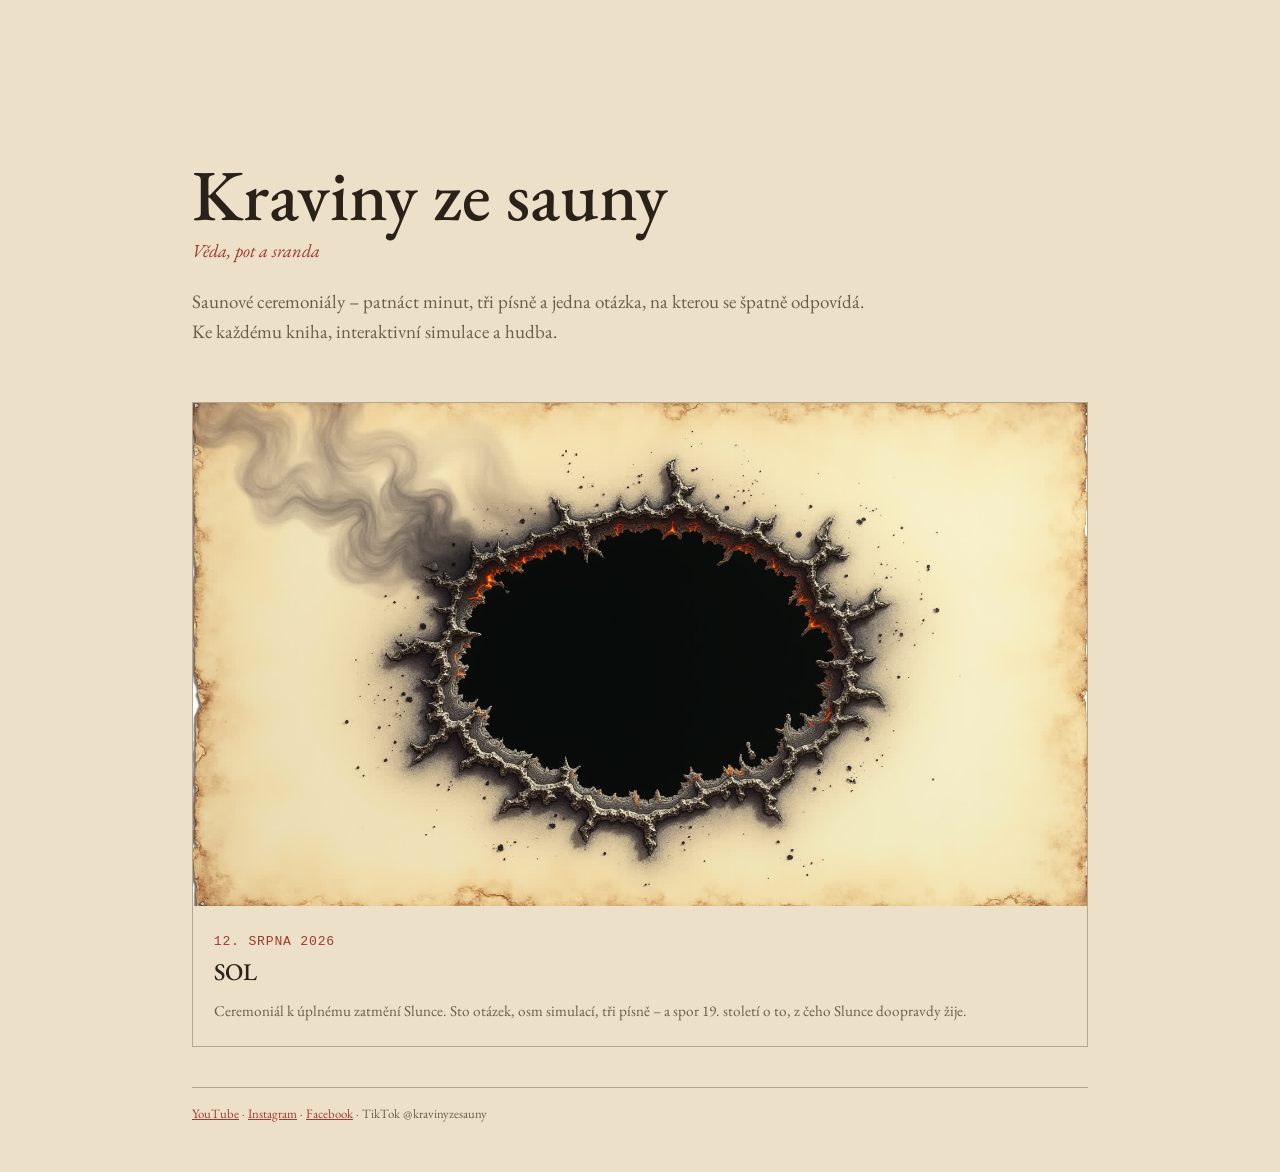
<file: index.html>
<!doctype html>
<html lang="cs">
<head>
<meta charset="utf-8">
<meta name="viewport" content="width=device-width, initial-scale=1">
<title>Kraviny ze sauny – ceremoniály</title>
<meta name="description" content="Saunové ceremoniály: věda, pot a sranda. Knihy, interaktivní simulace a hudba.">
<link rel="stylesheet" href="assets/kodex.css">
<style>
  .hlava { padding: clamp(3rem,10vw,7rem) 0 clamp(2rem,5vw,3.5rem); }
  .hlava h1 { font-size: clamp(2.4rem,7vw,4.5rem); line-height: .95; font-weight: 500; }
  .hlava .tag { color: var(--acc); font-style: italic; font-size: 1.15rem; margin-top: .5rem; }
  .hlava p { color: var(--mut); max-width: 42rem; margin-top: 1.4rem; }

  .crm { display: grid; gap: 1.4rem; grid-template-columns: repeat(auto-fit,minmax(20rem,1fr)); }
  .polozka {
    border: 1px solid var(--hair); text-decoration: none; color: inherit;
    display: block; overflow: hidden; transition: border-color .15s, transform .15s;
  }
  a.polozka:hover { border-color: var(--acc); transform: translateY(-2px); }
  .polozka img { width: 100%; display: block; aspect-ratio: 16/9; object-fit: cover; }
  .polozka .telo { padding: 1.1rem 1.3rem 1.4rem; }
  .polozka h2 { font-size: 1.5rem; font-weight: 500; margin-bottom: .2rem; }
  .polozka .kdy { font-family:'DMM',monospace; font-size:.82rem; color: var(--acc); letter-spacing:.06em; }
  .polozka p { font-size: .95rem; color: var(--mut); margin-top: .6rem; }
</style>
</head>
<body>

<div class="hlava">
  <h1>Kraviny ze sauny</h1>
  <p class="tag">Věda, pot a sranda</p>
  <p>Saunové ceremoniály – patnáct minut, tři písně a jedna otázka,
     na kterou se špatně odpovídá. Ke každému kniha, interaktivní simulace
     a hudba.</p>
</div>

<div class="crm">
  <a class="polozka" href="crm/sol/">
    <img src="crm/sol/img/hero_papir.jpg" alt="Prohořelý papír, kterým prosvítá Slunce">
    <div class="telo">
      <span class="kdy">12. SRPNA 2026</span>
      <h2>SOL</h2>
      <p>Ceremoniál k úplnému zatmění Slunce. Sto otázek, osm simulací,
         tři písně – a spor 19. století o to, z čeho Slunce doopravdy žije.</p>
    </div>
  </a>
</div>

<div class="zdroje">
  <a href="https://youtube.com/@kravinyzesauny">YouTube</a> ·
  <a href="https://instagram.com/kravinyzesauny">Instagram</a> ·
  <a href="https://facebook.com/kravinyzesauny">Facebook</a> ·
  TikTok @kravinyzesauny
</div>

</body>
</html>
</file>
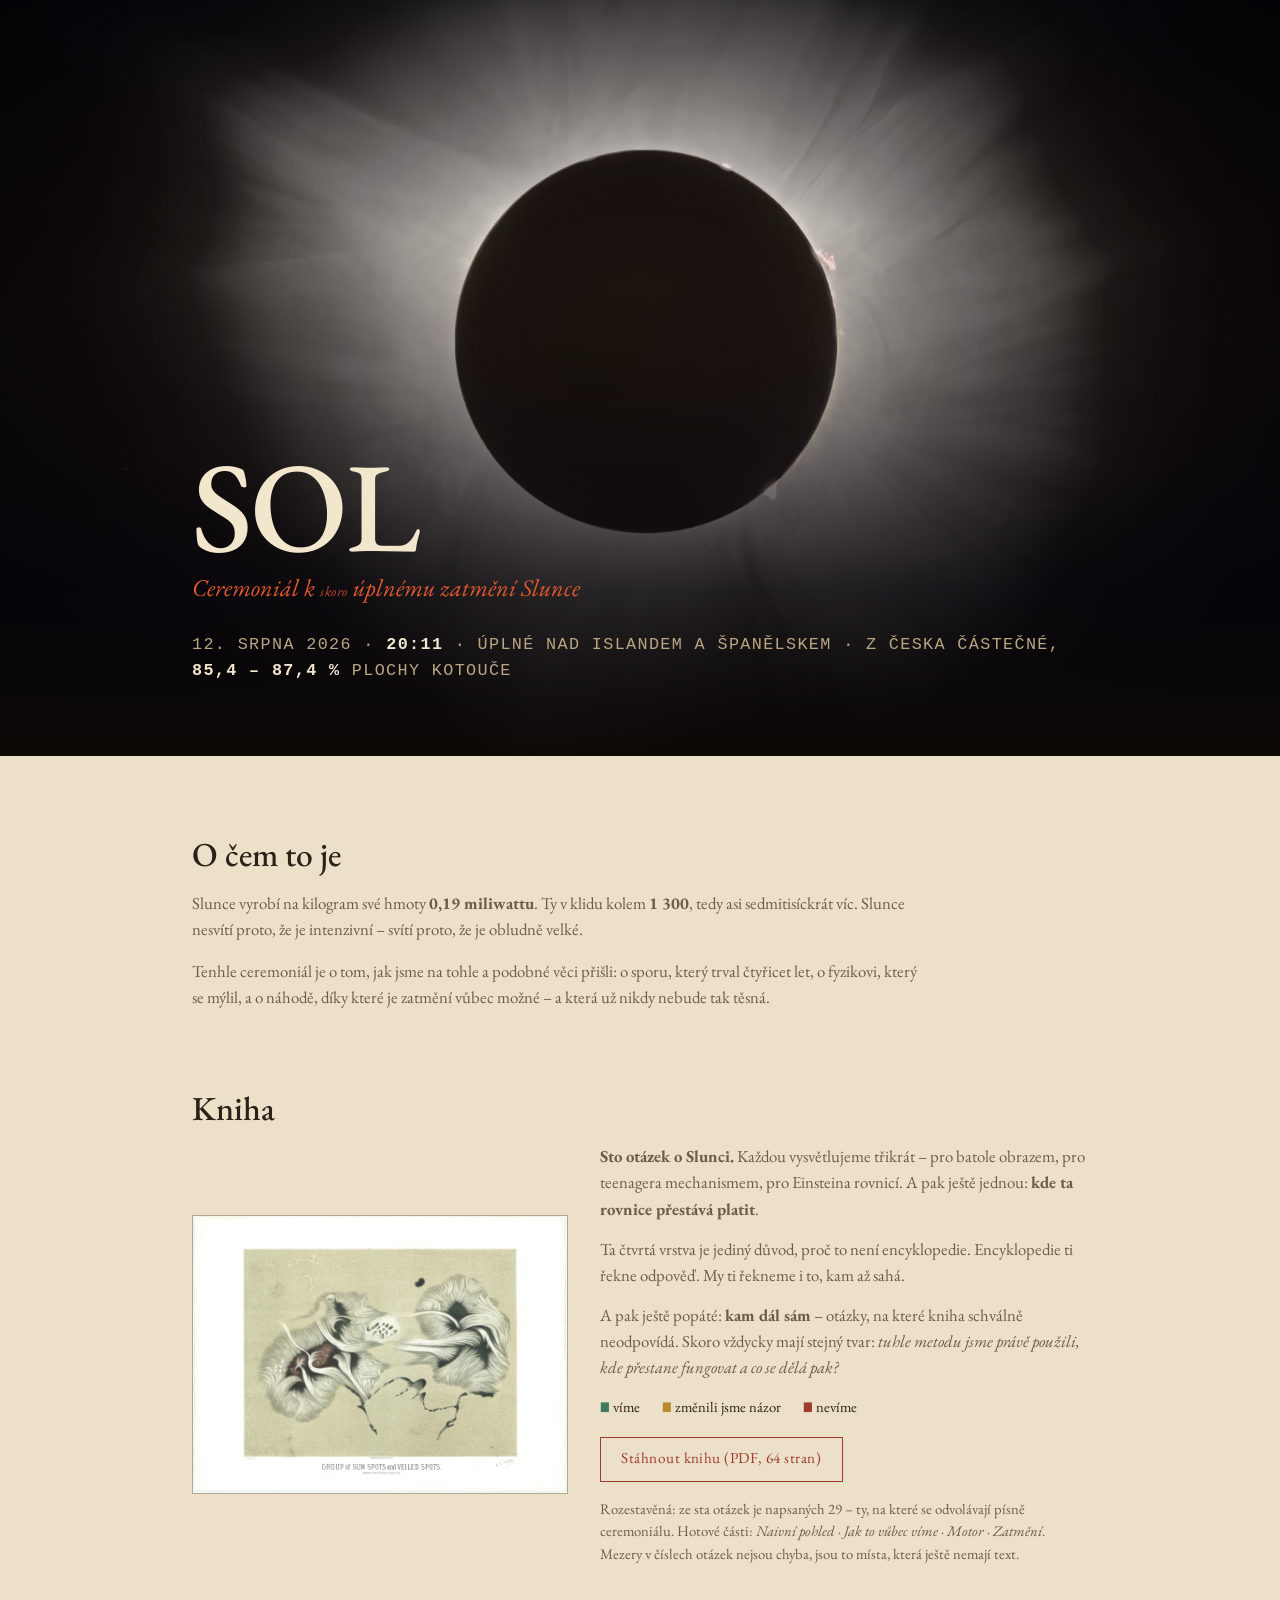
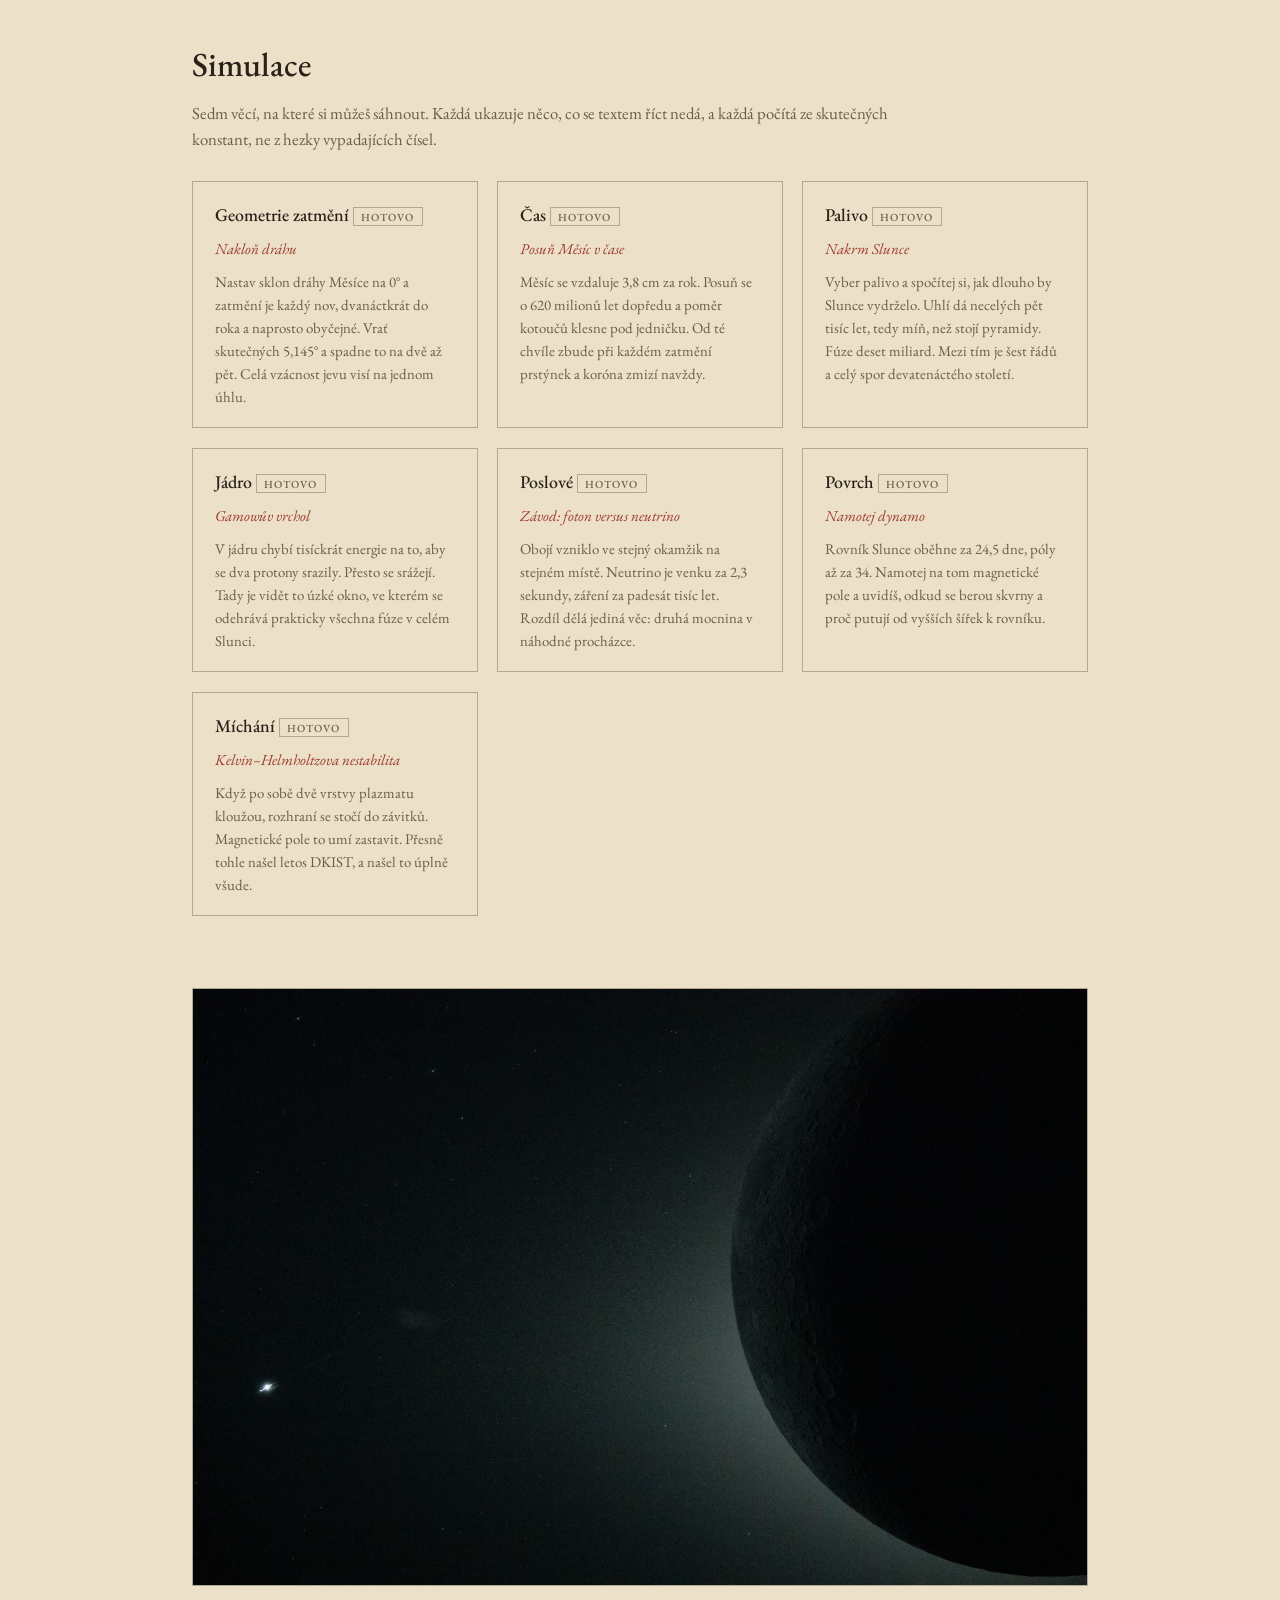
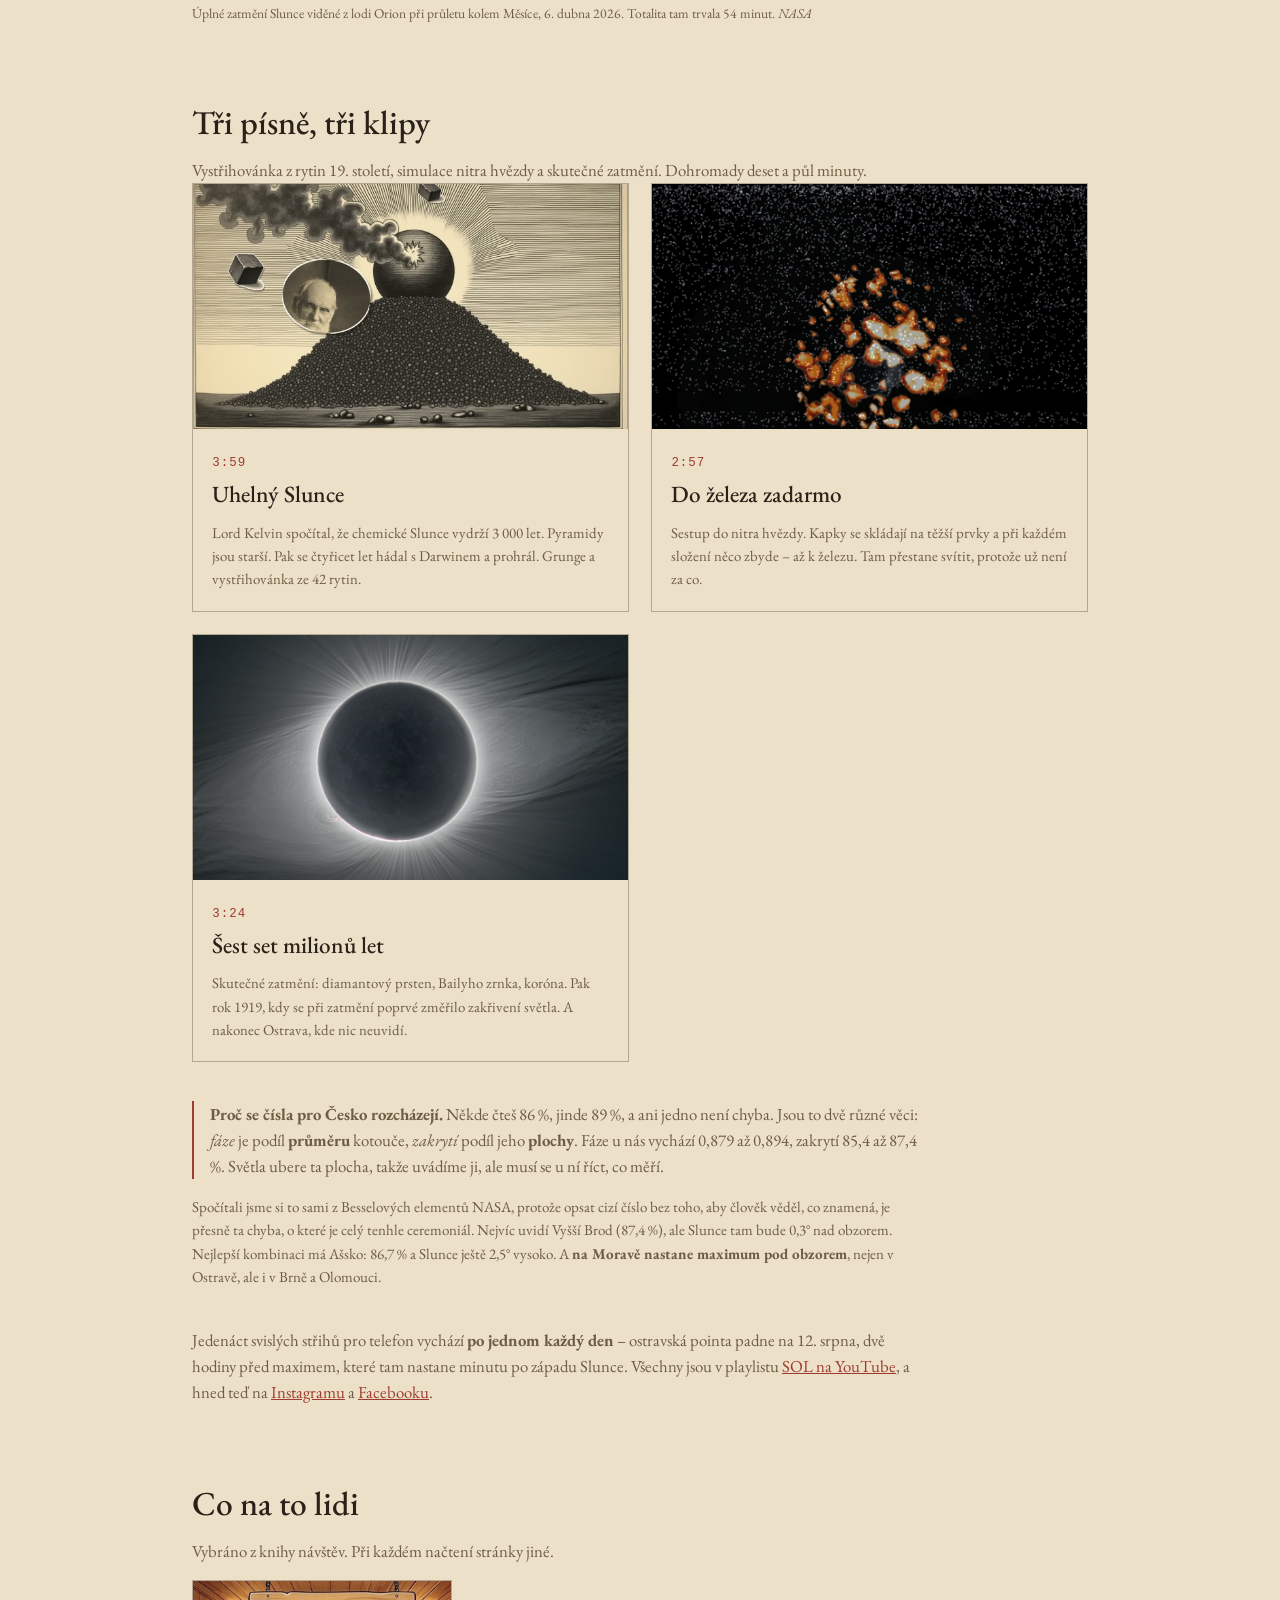
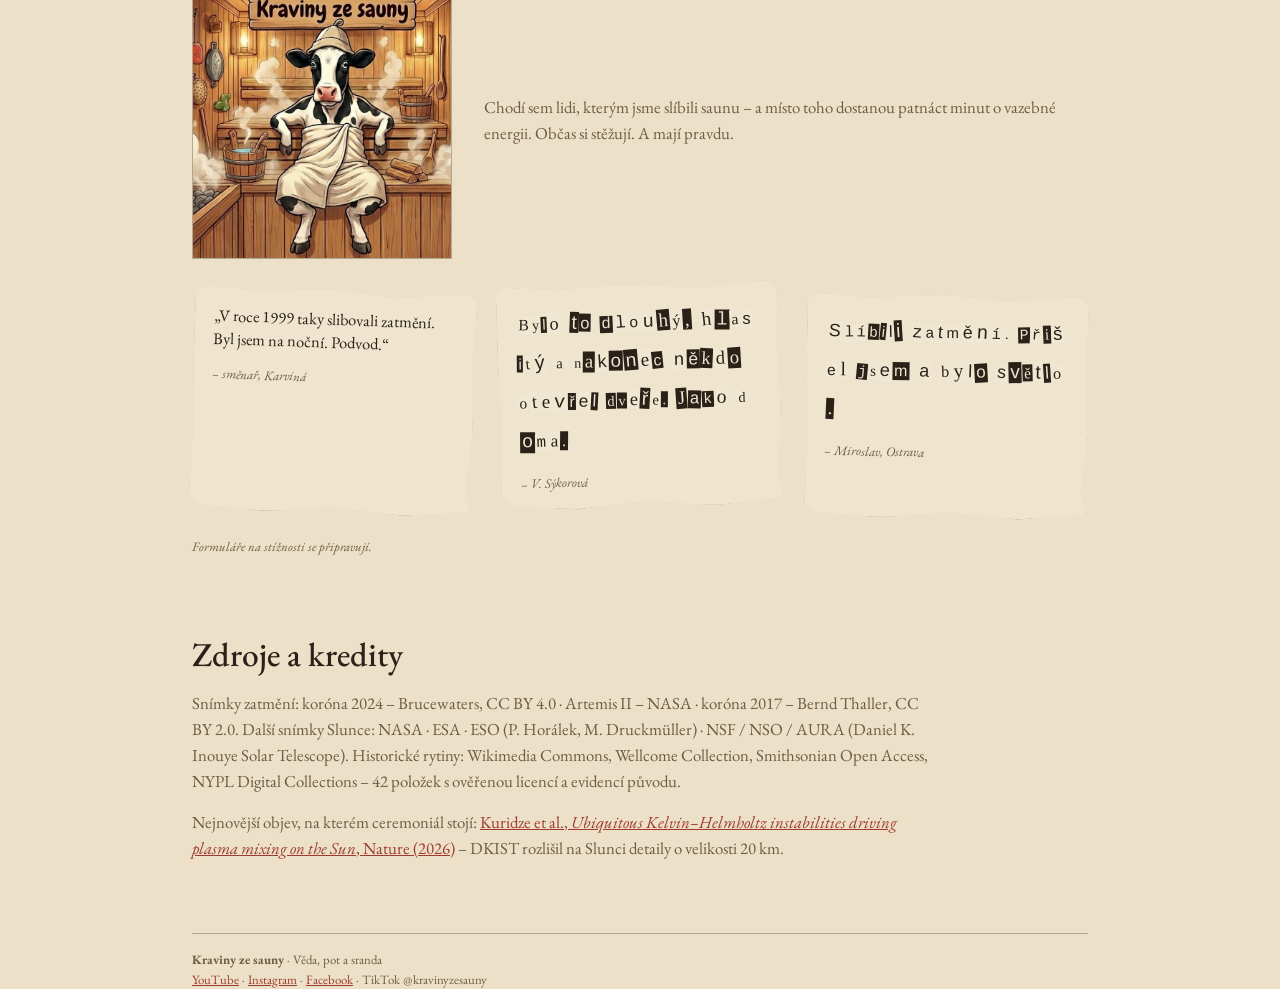
<file: crm/sol/index.html>
<!doctype html>
<html lang="cs">
<head>
<meta charset="utf-8">
<meta name="viewport" content="width=device-width, initial-scale=1">
<title>SOL – ceremoniál k zatmění Slunce | Kraviny ze sauny</title>
<meta name="description" content="Saunový ceremoniál k úplnému zatmění Slunce 12. srpna 2026. Kniha, interaktivní simulace a hudba o tom, z čeho Slunce doopravdy žije.">
<meta property="og:title" content="SOL – ceremoniál k zatmění Slunce">
<meta property="og:description" content="Sto otázek o Slunci, osm simulací a tři písně. Kniha, která u každé odpovědi přizná, kde přestává platit.">
<link rel="stylesheet" href="../../assets/kodex.css">
<style>
  body { max-width: none; padding: 0; }
  .uvnitr { max-width: 62rem; margin: 0 auto; padding: 0 clamp(1rem, 4vw, 3rem); }

  /* ── hrdinský obraz ─────────────────────────────── */
  .hero {
    position: relative; min-height: min(84vh, 760px);
    display: flex; align-items: flex-end;
    background: #05040a;
    margin-bottom: 3rem; overflow: hidden;
  }
  /* skutečná koróna z totality 2024 – dýchá, protože koróna nikdy nestojí */
  .hero::before {
    content:''; position:absolute; inset:-6%;
    background: url('img/korona2024.jpg') center/cover no-repeat;
    animation: dychani 26s ease-in-out infinite alternate;
  }
  .hero::after {
    content:''; position:absolute; inset:0;
    background:
      radial-gradient(120% 90% at 50% 38%, rgba(255,180,90,.10), transparent 62%),
      linear-gradient(to bottom, rgba(5,4,10,.30) 0%, rgba(5,4,10,.05) 30%,
                      rgba(5,4,10,.82) 78%, rgba(13,9,6,.97) 100%);
  }
  @keyframes dychani {
    from { transform: scale(1.00) translateY(0); filter: saturate(1.05) contrast(1.02); }
    to   { transform: scale(1.07) translateY(-1.2%); filter: saturate(1.18) contrast(1.08); }
  }
  .hero-txt { position: relative; z-index: 2; }
  @media (prefers-reduced-motion: reduce) { .hero::before { animation: none; } }
  .hero-txt { padding: 0 clamp(1rem,4vw,3rem) clamp(2rem,6vw,4.5rem); max-width: 62rem; margin: 0 auto; width: 100%; }
  .hero h1 {
    font-size: clamp(3rem, 11vw, 8rem); line-height: .88; font-weight: 500;
    letter-spacing: -.02em; color: #F2E6CC; margin-bottom: .4rem;
  }
  .hero .pod { font-size: clamp(1.05rem,2.4vw,1.5rem); color: #E0592F; font-style: italic; }
  /* „skoro" schválně drobně – z Česka je zatmění částečné a je to vtip
     na náš vlastní účet, ne alibi schované do drobného písma */
  .hero .pod .skoro { font-size: .58em; letter-spacing: .04em; opacity: .85; }
  .hero .datum {
    margin-top: 1.6rem; font-family: 'DMM',monospace; font-size: clamp(.85rem,1.6vw,1.05rem);
    color: #B9A583; letter-spacing: .08em;
  }
  .hero .datum b { color: #F2E6CC; }

  section { margin: 4.5rem 0; }
  h2 { font-size: clamp(1.5rem,3.2vw,2.1rem); font-weight: 500; margin-bottom: .6rem; }
  .lead { color: var(--mut); font-size: 1.05rem; max-width: 46rem; }

  /* ── karty ──────────────────────────────────────── */
  .mrizka { display: grid; gap: 1.2rem; margin-top: 1.8rem;
            grid-template-columns: repeat(auto-fit, minmax(17rem,1fr)); }
  .karta {
    border: 1px solid var(--hair); padding: 1.2rem 1.35rem;
    text-decoration: none; color: inherit; display: block;
    transition: border-color .15s, transform .15s;
  }
  a.karta:hover { border-color: var(--acc); transform: translateY(-2px); }
  .karta[aria-disabled="true"] { opacity: .5; }
  .karta h3 { font-size: 1.12rem; font-weight: 500; margin-bottom: .3rem; }
  .karta .sim { color: var(--acc); font-style: italic; font-size: .95rem; }
  .karta p { font-size: .93rem; color: var(--mut); margin-top: .45rem; }
  .stav { font-size: .68rem; letter-spacing: .1em; color: var(--mut);
          border: 1px solid var(--hair); padding: .1rem .45rem; white-space: nowrap; }

  /* ── kniha ──────────────────────────────────────── */
  .kniha { display: grid; gap: 2rem; align-items: center;
           grid-template-columns: minmax(0,1fr) minmax(0,1.3fr); }
  @media (max-width: 46rem) { .kniha { grid-template-columns: 1fr; } }
  .kniha img { width: 100%; border: 1px solid var(--hair); }
  .btn {
    display: inline-block; margin-top: 1.1rem; padding: .6rem 1.3rem;
    border: 1px solid var(--acc); color: var(--acc); text-decoration: none;
    font-size: .95rem; letter-spacing: .03em;
  }
  .btn:hover { background: var(--acc); color: var(--paper); }

  /* ── karty klipů ────────────────────────────────── */
  .klipy { display: grid; gap: 1.4rem; grid-template-columns: repeat(auto-fit,minmax(19rem,1fr)); }
  a.klip {
    display: block; text-decoration: none; color: inherit;
    border: 1px solid var(--hair); overflow: hidden;
    transition: border-color .15s, transform .15s;
  }
  a.klip:hover { border-color: var(--acc); transform: translateY(-2px); }
  a.klip img { width: 100%; display: block; aspect-ratio: 16/9; object-fit: cover; }
  a.klip .popis { padding: 1rem 1.2rem 1.3rem; }
  a.klip .stopaz {
    font-family:'DMM',monospace; font-size:.78rem; color: var(--acc);
    letter-spacing:.08em;
  }
  a.klip h3 { font-size: 1.45rem; font-weight: 500; margin: .15rem 0 .5rem; }
  a.klip p { font-size: .93rem; color: var(--mut); }

  /* ── video náhledy ──────────────────────────────── */
  .pasy { display: grid; gap: 1rem; grid-template-columns: repeat(auto-fit,minmax(15rem,1fr)); margin-top: 1.6rem; }
  .pasy figure { margin: 0; }
  .pasy img { width: 100%; display: block; border: 1px solid var(--hair); }
  .pasy figcaption { font-size: .85rem; color: var(--mut); margin-top: .4rem; }


  /* ── recenze na potrhaných papírcích ────────────── */
  .recenze { display: grid; gap: 1.6rem; margin-top: 2rem;
             grid-template-columns: repeat(auto-fit,minmax(17rem,1fr)); }
  .papirek {
    margin: 0; padding: 1.1rem 1.2rem 1rem; position: relative;
    background: #EFE5CE; color: #2A2118;
    box-shadow: 0 6px 18px rgba(0,0,0,.35);
    /* natržené okraje */
    clip-path: polygon(0% 3%, 4% 0%, 22% 2%, 48% 0%, 71% 3%, 96% 0%, 100% 4%,
                       99% 28%, 100% 61%, 98% 88%, 100% 97%, 76% 100%, 51% 97%,
                       27% 100%, 5% 98%, 0% 94%, 1% 63%, 0% 31%);
  }
  .papirek p { font-size: 1.02rem; line-height: 1.45; }
  .papirek.vyderac p { line-height: 2.4; word-spacing: .3em; }
  .papirek cite {
    display: block; margin-top: .8rem; font-size: .82rem;
    color: #6E5D46; font-style: italic;
  }
  .recenze-pozn { font-size: .8rem; color: var(--mut); margin-top: 1.4rem; font-style: italic; }
  .kravka-blok { display: grid; gap: 2rem; align-items: center;
                 grid-template-columns: minmax(0,260px) minmax(0,1fr); margin-top: 1rem; }
  @media (max-width: 44rem) { .kravka-blok { grid-template-columns: 1fr; } }
  .kravka-blok img { width: 100%; border: 1px solid var(--hair); }

  .znacky { display: flex; gap: 1.4rem; flex-wrap: wrap; margin-top: 1rem; font-size: .92rem; }
  .znacky span::before { content: '■ '; }
  .vime::before  { color: var(--verd); }
  .zmena::before { color: var(--okr); }
  .nevime::before{ color: var(--acc); }
</style>
</head>
<body>

<header class="hero">
  <div class="hero-txt">
    <h1>SOL</h1>
    <p class="pod">Ceremoniál k <span class="skoro">skoro</span> úplnému
       zatmění Slunce</p>
    <p class="datum">12. SRPNA 2026 · <b>20:11</b> ·
       ÚPLNÉ NAD ISLANDEM A ŠPANĚLSKEM · Z ČESKA ČÁSTEČNÉ,
       <b>85,4 – 87,4 %</b> PLOCHY KOTOUČE</p>
  </div>
</header>

<div class="uvnitr">

<section>
  <h2>O čem to je</h2>
  <p class="lead">
    Slunce vyrobí na kilogram své hmoty <strong>0,19 miliwattu</strong>.
    Ty v klidu kolem <strong>1 300</strong>, tedy asi sedmitisíckrát víc.
    Slunce nesvítí proto, že je intenzivní – svítí proto, že je obludně velké.
  </p>
  <p class="lead" style="margin-top:1rem">
    Tenhle ceremoniál je o tom, jak jsme na tohle a podobné věci přišli:
    o sporu, který trval čtyřicet let, o fyzikovi, který se mýlil,
    a o náhodě, díky které je zatmění vůbec možné – a která už nikdy
    nebude tak těsná.
  </p>
</section>

<section>
  <h2>Kniha</h2>
  <div class="kniha">
    <img src="img/skvrny.jpg" alt="Chromolitografie slunečních skvrn, E. L. Trouvelot">
    <div>
      <p class="lead">
        <strong>Sto otázek o Slunci.</strong> Každou vysvětlujeme třikrát –
        pro batole obrazem, pro teenagera mechanismem, pro Einsteina rovnicí.
        A pak ještě jednou: <strong>kde ta rovnice přestává platit</strong>.
      </p>
      <p class="lead" style="margin-top:.9rem">
        Ta čtvrtá vrstva je jediný důvod, proč to není encyklopedie.
        Encyklopedie ti řekne odpověď. My ti řekneme i to, kam až sahá.
      </p>
      <p class="lead" style="margin-top:.9rem">
        A pak ještě popáté: <strong>kam dál sám</strong> – otázky, na které
        kniha schválně neodpovídá. Skoro vždycky mají stejný tvar:
        <em>tuhle metodu jsme právě použili, kde přestane fungovat
        a co se dělá pak?</em>
      </p>
      <div class="znacky">
        <span class="vime">víme</span>
        <span class="zmena">změnili jsme názor</span>
        <span class="nevime">nevíme</span>
      </div>
      <a class="btn" href="kniha/sol-100-otazek-o-slunci.pdf">
        Stáhnout knihu (PDF, 64 stran)
      </a>
      <p class="lead" style="margin-top:1rem;font-size:.92rem">
        Rozestavěná: ze sta otázek je napsaných 29 – ty, na které se
        odvolávají písně ceremoniálu. Hotové části:
        <em>Naivní pohled</em> · <em>Jak to vůbec víme</em> ·
        <em>Motor</em> · <em>Zatmění</em>. Mezery v číslech otázek
        nejsou chyba, jsou to místa, která ještě nemají text.
      </p>
    </div>
  </div>
</section>

<section>
  <h2>Simulace</h2>
  <p class="lead">Sedm věcí, na které si můžeš sáhnout. Každá ukazuje něco,
     co se textem říct nedá, a každá počítá ze skutečných konstant,
     ne z hezky vypadajících čísel.</p>
  <div class="mrizka">

    <a class="karta" href="sim/naklon-drahy.html">
      <h3>Geometrie zatmění <span class="stav">HOTOVO</span></h3>
      <span class="sim">Nakloň dráhu</span>
      <p>Nastav sklon dráhy Měsíce na 0° a zatmění je každý nov, dvanáctkrát
         do roka a naprosto obyčejné. Vrať skutečných 5,145° a spadne to na dvě
         až pět. Celá vzácnost jevu visí na jednom úhlu.</p>
    </a>

    <a class="karta" href="sim/posun-mesic.html">
      <h3>Čas <span class="stav">HOTOVO</span></h3>
      <span class="sim">Posuň Měsíc v čase</span>
      <p>Měsíc se vzdaluje 3,8 cm za rok. Posuň se o 620 milionů let dopředu
         a poměr kotoučů klesne pod jedničku. Od té chvíle zbude při každém
         zatmění prstýnek a koróna zmizí navždy.</p>
    </a>

    <a class="karta" href="sim/nakrm-slunce.html">
      <h3>Palivo <span class="stav">HOTOVO</span></h3>
      <span class="sim">Nakrm Slunce</span>
      <p>Vyber palivo a spočítej si, jak dlouho by Slunce vydrželo. Uhlí dá
         necelých pět tisíc let, tedy míň, než stojí pyramidy. Fúze deset
         miliard. Mezi tím je šest řádů a celý spor devatenáctého století.</p>
    </a>

    <a class="karta" href="sim/gamowuv-vrchol.html">
      <h3>Jádro <span class="stav">HOTOVO</span></h3>
      <span class="sim">Gamowův vrchol</span>
      <p>V jádru chybí tisíckrát energie na to, aby se dva protony srazily.
         Přesto se srážejí. Tady je vidět to úzké okno, ve kterém se odehrává
         prakticky všechna fúze v celém Slunci.</p>
    </a>

    <a class="karta" href="sim/foton-versus-neutrino.html">
      <h3>Poslové <span class="stav">HOTOVO</span></h3>
      <span class="sim">Závod: foton versus neutrino</span>
      <p>Obojí vzniklo ve stejný okamžik na stejném místě. Neutrino je venku
         za 2,3 sekundy, záření za padesát tisíc let. Rozdíl dělá jediná
         věc: druhá mocnina v náhodné procházce.</p>
    </a>

    <a class="karta" href="sim/namotej-dynamo.html">
      <h3>Povrch <span class="stav">HOTOVO</span></h3>
      <span class="sim">Namotej dynamo</span>
      <p>Rovník Slunce oběhne za 24,5 dne, póly až za 34. Namotej na tom
         magnetické pole a uvidíš, odkud se berou skvrny a proč putují
         od vyšších šířek k rovníku.</p>
    </a>

    <a class="karta" href="sim/kelvin-helmholtz.html">
      <h3>Míchání <span class="stav">HOTOVO</span></h3>
      <span class="sim">Kelvin–Helmholtzova nestabilita</span>
      <p>Když po sobě dvě vrstvy plazmatu kloužou, rozhraní se stočí do závitků.
         Magnetické pole to umí zastavit. Přesně tohle našel letos DKIST,
         a našel to úplně všude.</p>
    </a>

  </div>
</section>

<figure style="margin:4rem 0 0">
  <img src="img/artemis.jpg" alt="Úplné zatmění Slunce z lodi Orion, Artemis II"
       style="width:100%;border:1px solid var(--hair)">
  <figcaption style="font-size:.85rem;color:var(--mut);margin-top:.5rem">
    Úplné zatmění Slunce viděné z lodi Orion při průletu kolem Měsíce,
    6. dubna 2026. Totalita tam trvala 54 minut. <em>NASA</em>
  </figcaption>
</figure>

<section id="klipy">
  <h2>Tři písně, tři klipy</h2>
  <p class="lead">
    Vystřihovánka z rytin 19. století, simulace nitra hvězdy a skutečné
    zatmění. Dohromady deset a půl minuty.
  </p>

  <div class="klipy">
    <a class="klip" href="https://youtu.be/d6CFCHQXGjw" target="_blank" rel="noopener">
      <img src="img/klip_8.jpg" alt="Fousatý pán u tabule, vystřihovánka z rytin">
      <div class="popis">
        <span class="stopaz">3:59</span>
        <h3>Uhelný Slunce</h3>
        <p>Lord Kelvin spočítal, že chemické Slunce vydrží 3 000 let.
           Pyramidy jsou starší. Pak se čtyřicet let hádal s Darwinem
           a prohrál. Grunge a vystřihovánka ze 42 rytin.</p>
      </div>
    </a>

    <a class="klip" href="https://youtu.be/4szJ8iusiD8" target="_blank" rel="noopener">
      <img src="img/th_koule.jpg" alt="Hvězda složená z ohnivých kapek s mrtvým jádrem">
      <div class="popis">
        <span class="stopaz">2:57</span>
        <h3>Do železa zadarmo</h3>
        <p>Sestup do nitra hvězdy. Kapky se skládají na těžší prvky
           a při každém složení něco zbyde – až k železu. Tam přestane
           svítit, protože už není za co.</p>
      </div>
    </a>

    <a class="klip" href="https://youtu.be/eBD8T2j0dDA" target="_blank" rel="noopener">
      <img src="img/th_korona.jpg" alt="Koróna při úplném zatmění Slunce">
      <div class="popis">
        <span class="stopaz">3:24</span>
        <h3>Šest set milionů let</h3>
        <p>Skutečné zatmění: diamantový prsten, Bailyho zrnka, koróna.
           Pak rok 1919, kdy se při zatmění poprvé změřilo zakřivení
           světla. A nakonec Ostrava, kde nic neuvidí.</p>
      </div>
    </a>
  </div>

  <p class="lead" style="margin-top:2.4rem;border-left:2px solid var(--acc);padding-left:1rem">
    <strong>Proč se čísla pro Česko rozcházejí.</strong>
    Někde čteš 86 %, jinde 89 %, a ani jedno není chyba. Jsou to dvě různé
    věci: <em>fáze</em> je podíl <strong>průměru</strong> kotouče,
    <em>zakrytí</em> podíl jeho <strong>plochy</strong>. Fáze u nás vychází
    0,879 až 0,894, zakrytí 85,4 až 87,4 %. Světla ubere ta plocha, takže
    uvádíme ji, ale musí se u ní říct, co měří.
  </p>
  <p class="lead" style="margin-top:1rem;font-size:.94rem">
    Spočítali jsme si to sami z Besselových elementů NASA, protože opsat
    cizí číslo bez toho, aby člověk věděl, co znamená, je přesně ta chyba,
    o které je celý tenhle ceremoniál. Nejvíc uvidí Vyšší Brod (87,4 %),
    ale Slunce tam bude 0,3° nad obzorem. Nejlepší kombinaci má Ašsko:
    86,7 % a Slunce ještě 2,5° vysoko. A <strong>na Moravě nastane maximum
    pod obzorem</strong>, nejen v Ostravě, ale i v Brně a Olomouci.
  </p>

  <p class="lead" style="margin-top:2.4rem">
    Jedenáct svislých střihů pro telefon vychází <strong>po jednom
    každý den</strong> – ostravská pointa padne na 12. srpna, dvě hodiny
    před maximem, které tam nastane minutu po západu Slunce.
    Všechny jsou v playlistu
    <a href="https://www.youtube.com/playlist?list=PLahraADHXThM" target="_blank" rel="noopener">SOL na YouTube</a>,
    a hned teď na
    <a href="https://www.instagram.com/kravinyzesauny" target="_blank" rel="noopener">Instagramu</a>
    a
    <a href="https://www.facebook.com/kravinyzesauny" target="_blank" rel="noopener">Facebooku</a>.
  </p>
</section>


<section>
  <h2>Co na to lidi</h2>
  <p class="lead">Vybráno z knihy návštěv. Při každém načtení stránky jiné.</p>
  <div class="kravka-blok">
    <img src="img/kravka.jpg" alt="Maskot Kravin ze sauny – kráva v sauně">
    <p class="lead">Chodí sem lidi, kterým jsme slíbili saunu – a místo toho
       dostanou patnáct minut o vazebné energii. Občas si stěžují.
       A mají pravdu.</p>
  </div>
  <div class="recenze" id="recenze"></div>
  <p class="recenze-pozn">Formuláře na stížnosti se připravují.</p>
</section>

<section>
  <h2>Zdroje a kredity</h2>
  <p class="lead">
    Snímky zatmění: koróna 2024 – Brucewaters, CC BY 4.0 · Artemis II – NASA · koróna 2017 – Bernd Thaller, CC BY 2.0. Další snímky Slunce: NASA · ESA · ESO (P. Horálek, M. Druckmüller) · NSF / NSO / AURA (Daniel K. Inouye Solar Telescope).
    Historické rytiny: Wikimedia Commons, Wellcome Collection, Smithsonian Open Access,
    NYPL Digital Collections – 42 položek s ověřenou licencí a evidencí původu.
  </p>
  <p class="lead" style="margin-top:.9rem">
    Nejnovější objev, na kterém ceremoniál stojí:
    <a href="https://doi.org/10.1038/s41586-026-10871-3">Kuridze et al.,
    <em>Ubiquitous Kelvin–Helmholtz instabilities driving plasma mixing on the Sun</em>,
    Nature (2026)</a> – DKIST rozlišil na Slunci detaily o velikosti 20 km.
  </p>
</section>

<div class="zdroje">
  <strong>Kraviny ze sauny</strong> · Věda, pot a sranda<br>
  <a href="https://youtube.com/@kravinyzesauny">YouTube</a> ·
  <a href="https://instagram.com/kravinyzesauny">Instagram</a> ·
  <a href="https://facebook.com/kravinyzesauny">Facebook</a> ·
  TikTok @kravinyzesauny
</div>

</div>
<script src="recenze.js"></script>
</body>
</html>
</file>
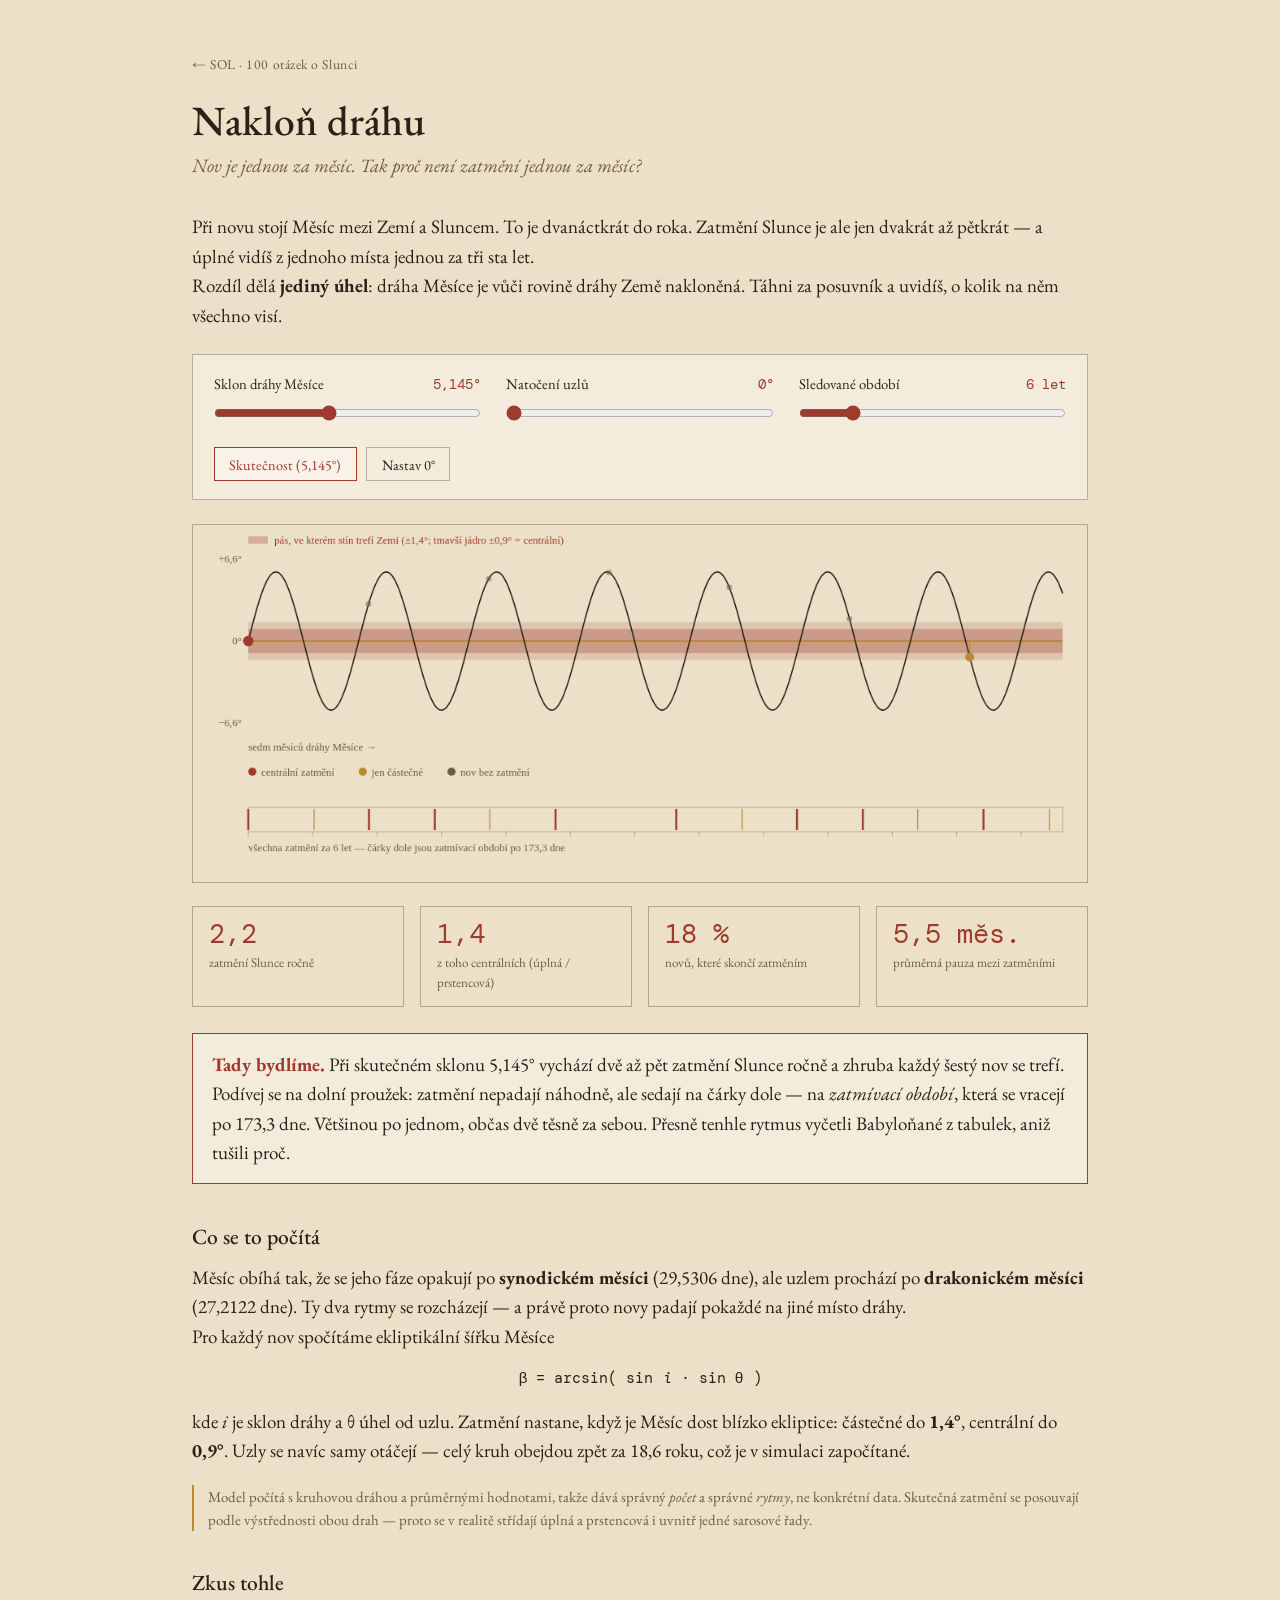
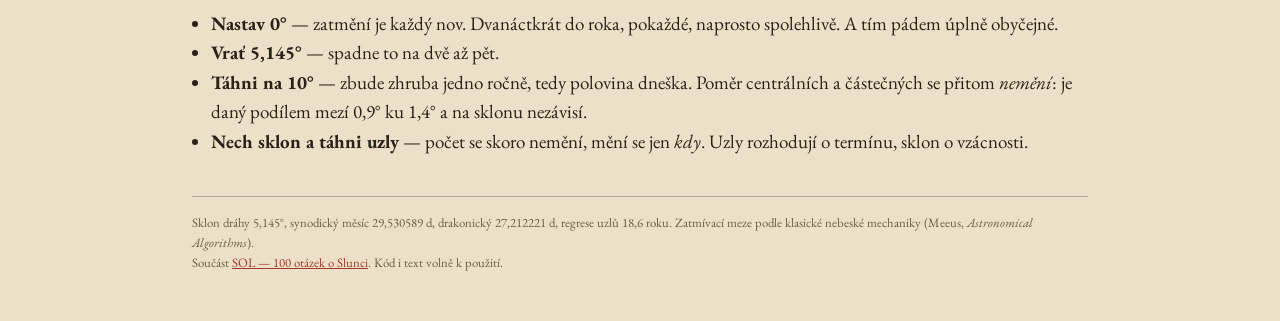
<file: sim/naklon-drahy.html>
<!doctype html>
<html lang="cs">
<head>
<meta charset="utf-8">
<meta name="viewport" content="width=device-width, initial-scale=1">
<title>Nakloň dráhu — proč není zatmění každý měsíc | SOL</title>
<meta name="description" content="Celá vzácnost zatmění Slunce visí na jednom úhlu. Tady si na něj můžeš sáhnout.">
<link rel="stylesheet" href="../assets/kodex.css">
</head>
<body>

<a class="zpet" href="../">← SOL · 100 otázek o Slunci</a>

<h1>Nakloň dráhu</h1>
<p class="podtitul">Nov je jednou za měsíc. Tak proč není zatmění jednou za měsíc?</p>

<p>Při novu stojí Měsíc mezi Zemí a Sluncem. To je dvanáctkrát do roka.
Zatmění Slunce je ale jen dvakrát až pětkrát — a úplné vidíš z jednoho místa
jednou za tři sta let.</p>

<p>Rozdíl dělá <strong>jediný úhel</strong>: dráha Měsíce je vůči rovině dráhy Země
nakloněná. Táhni za posuvník a uvidíš, o kolik na něm všechno visí.</p>

<div class="ovladani">
  <div class="rada">
    <label for="sklon">Sklon dráhy Měsíce
      <span class="hodnota" id="sklon-v">5,145°</span></label>
    <input type="range" id="sklon" min="0" max="12" step="0.005" value="5.145">
  </div>
  <div class="rada">
    <label for="uzel">Natočení uzlů
      <span class="hodnota" id="uzel-v">0°</span></label>
    <input type="range" id="uzel" min="0" max="360" step="1" value="0">
  </div>
  <div class="rada">
    <label for="roky">Sledované období
      <span class="hodnota" id="roky-v">6 let</span></label>
    <input type="range" id="roky" min="2" max="24" step="1" value="6">
  </div>
  <div class="rada" style="display:flex;align-items:flex-end;gap:.6rem;flex-wrap:wrap">
    <button id="skutecnost" class="aktiv">Skutečnost (5,145°)</button>
    <button id="nula">Nastav 0°</button>
  </div>
</div>

<canvas id="platno" width="1100" height="440" aria-label="Dráha Měsíce vůči ekliptice a novy, které minou"></canvas>

<div class="vysledky">
  <div class="karta"><div class="cislo" id="v-rocne">—</div>
    <div class="popis">zatmění Slunce ročně</div></div>
  <div class="karta"><div class="cislo" id="v-uplna">—</div>
    <div class="popis">z toho centrálních (úplná / prstencová)</div></div>
  <div class="karta"><div class="cislo" id="v-podil">—</div>
    <div class="popis">novů, které skončí zatměním</div></div>
  <div class="karta"><div class="cislo" id="v-cekani">—</div>
    <div class="popis">průměrná pauza mezi zatměními</div></div>
</div>

<div class="aha" id="aha">…</div>

<h2 style="font-weight:500;font-size:1.35rem;margin:2.2rem 0 .6rem">Co se to počítá</h2>

<p>Měsíc obíhá tak, že se jeho fáze opakují po <strong>synodickém měsíci</strong>
(29,5306 dne), ale uzlem prochází po <strong>drakonickém měsíci</strong>
(27,2122 dne). Ty dva rytmy se rozcházejí — a právě proto novy padají pokaždé
na jiné místo dráhy.</p>

<p>Pro každý nov spočítáme ekliptikální šířku Měsíce</p>

<p style="font-family:'DM Mono',monospace;font-size:.95rem;text-align:center;margin:1rem 0">
β = arcsin( sin&nbsp;<em>i</em> · sin&nbsp;θ )</p>

<p>kde <em>i</em> je sklon dráhy a θ úhel od uzlu. Zatmění nastane, když je Měsíc
dost blízko ekliptice: částečné do <strong>1,4°</strong>, centrální do
<strong>0,9°</strong>. Uzly se navíc samy otáčejí — celý kruh obejdou zpět
za 18,6 roku, což je v simulaci započítané.</p>

<div class="poznamka">
Model počítá s kruhovou dráhou a průměrnými hodnotami, takže dává správný
<em>počet</em> a správné <em>rytmy</em>, ne konkrétní data. Skutečná zatmění
se posouvají podle výstřednosti obou drah — proto se v realitě střídají
úplná a prstencová i uvnitř jedné sarosové řady.
</div>

<h2 style="font-weight:500;font-size:1.35rem;margin:2.2rem 0 .6rem">Zkus tohle</h2>
<ul style="padding-left:1.2rem">
  <li><strong>Nastav 0°</strong> — zatmění je každý nov. Dvanáctkrát do roka,
      pokaždé, naprosto spolehlivě. A tím pádem úplně obyčejné.</li>
  <li><strong>Vrať 5,145°</strong> — spadne to na dvě až pět.</li>
  <li><strong>Táhni na 10°</strong> — zbude zhruba jedno ročně, tedy polovina dneška.
      Poměr centrálních a částečných se přitom <em>nemění</em>: je daný podílem
      mezí 0,9° ku 1,4° a na sklonu nezávisí.</li>
  <li><strong>Nech sklon a táhni uzly</strong> — počet se skoro nemění,
      mění se jen <em>kdy</em>. Uzly rozhodují o termínu, sklon o vzácnosti.</li>
</ul>

<div class="zdroje">
  Sklon dráhy 5,145°, synodický měsíc 29,530589 d, drakonický 27,212221 d,
  regrese uzlů 18,6 roku. Zatmívací meze podle klasické nebeské mechaniky
  (Meeus, <em>Astronomical Algorithms</em>).<br>
  Součást <a href="../">SOL — 100 otázek o Slunci</a>. Kód i text volně k použití.
</div>

<script>
const SYN = 29.530589;   // synodický měsíc [d]
const DRA = 27.212221;   // drakonický měsíc [d]
const UZLY_OBEH = 6798.4; // regrese uzlů [d] = 18,6 roku
const MEZ_CAST = 1.40;   // zatmívací mez pro částečné [°]
const MEZ_CENTR = 0.90;  // pro centrální [°]

const $ = id => document.getElementById(id);
const platno = $('platno');
const ctx = platno.getContext('2d');

function barva(nazev) {
  return getComputedStyle(document.documentElement).getPropertyValue(nazev).trim();
}

/* ── výpočet ────────────────────────────────────────────────── */
function spocitej(sklon, uzel0, roky) {
  const dnu = roky * 365.25;
  const novy = [];
  let castecna = 0, centralni = 0;

  for (let k = 0; k * SYN < dnu; k++) {
    const t = k * SYN;
    // úhel od uzlu: postup po drakonickém měsíci, mínus vlastní regrese uzlů
    const theta = 360 * (t / DRA) + uzel0 + 360 * (t / UZLY_OBEH);
    const rad = theta * Math.PI / 180;
    const beta = Math.asin(Math.sin(sklon * Math.PI / 180) * Math.sin(rad)) * 180 / Math.PI;
    const abs = Math.abs(beta);
    let typ = 'zadne';
    if (abs < MEZ_CENTR) { typ = 'centralni'; centralni++; castecna++; }
    else if (abs < MEZ_CAST) { typ = 'castecne'; castecna++; }
    novy.push({ t, beta, typ });
  }
  return { novy, castecna, centralni, roky, dnu };
}

/* ── kreslení ───────────────────────────────────────────────── */
const OKNO_DNU = 200;   // horní graf: ~7 měsíců, aby byly vlny čitelné

function nakresli(v, sklon, uzel0) {
  const W = platno.width, H = platno.height;
  const ink = barva('--ink'), mut = barva('--mut'), acc = barva('--acc'),
        okr = barva('--okr'), paper = barva('--paper'), hair = barva('--hair');

  ctx.clearRect(0, 0, W, H);
  ctx.fillStyle = paper; ctx.fillRect(0, 0, W, H);

  const L = 68, R = W - 30, HORNI = 34, DOLNI = 252;
  const stred = (HORNI + DOLNI) / 2;
  // svislé měřítko se přizpůsobí sklonu, ať je pás vždy vidět v proporci
  const rozsah = Math.max(2.2, sklon * 1.28);
  const skala = (DOLNI - HORNI) / 2 / rozsah;

  const x = t => L + (R - L) * t / OKNO_DNU;
  const y = b => stred - b * skala;
  ctx.font = '13px "EB Garamond", Georgia, serif';

  // pás zatmívacích mezí
  ctx.fillStyle = acc; ctx.globalAlpha = .16;
  ctx.fillRect(L, y(MEZ_CAST), R - L, y(-MEZ_CAST) - y(MEZ_CAST));
  ctx.globalAlpha = .3;
  ctx.fillRect(L, y(MEZ_CENTR), R - L, y(-MEZ_CENTR) - y(MEZ_CENTR));
  ctx.globalAlpha = 1;

  // ekliptika
  ctx.strokeStyle = okr; ctx.lineWidth = 2;
  ctx.beginPath(); ctx.moveTo(L, y(0)); ctx.lineTo(R, y(0)); ctx.stroke();

  // dráha Měsíce
  ctx.strokeStyle = ink; ctx.lineWidth = 1.6;
  ctx.beginPath();
  for (let t = 0; t <= OKNO_DNU; t += 0.25) {
    const th = (360 * (t / DRA) + uzel0 + 360 * (t / UZLY_OBEH)) * Math.PI / 180;
    const b = Math.asin(Math.sin(sklon * Math.PI / 180) * Math.sin(th)) * 180 / Math.PI;
    t === 0 ? ctx.moveTo(x(t), y(b)) : ctx.lineTo(x(t), y(b));
  }
  ctx.stroke();

  // novy v okně
  v.novy.filter(n => n.t <= OKNO_DNU).forEach(n => {
    const px = x(n.t), py = y(n.beta);
    if (n.typ !== 'zadne') {          // spojnice k ekliptice = „stín míří sem“
      ctx.strokeStyle = n.typ === 'centralni' ? acc : okr;
      ctx.lineWidth = 1;
      ctx.beginPath(); ctx.moveTo(px, py); ctx.lineTo(px, y(0)); ctx.stroke();
    }
    ctx.beginPath();
    if (n.typ === 'centralni')      { ctx.fillStyle = acc; ctx.arc(px, py, 6.5, 0, 7); }
    else if (n.typ === 'castecne')  { ctx.fillStyle = okr; ctx.arc(px, py, 5.5, 0, 7); }
    else { ctx.fillStyle = mut; ctx.globalAlpha = .5; ctx.arc(px, py, 3.5, 0, 7); }
    ctx.fill(); ctx.globalAlpha = 1;
  });

  // osa Y
  ctx.fillStyle = mut; ctx.textAlign = 'right';
  const horniPopis = rozsah.toFixed(1).replace('.', ',');
  ctx.fillText('+' + horniPopis + '°', L - 8, y(rozsah) + 12);
  ctx.fillText('0°', L - 8, y(0) + 4);
  ctx.fillText('−' + horniPopis + '°', L - 8, y(-rozsah) - 4);

  // popisek pásu — nad graf, mimo dosah křivky
  ctx.textAlign = 'left';
  ctx.fillStyle = acc; ctx.globalAlpha = .3;
  ctx.fillRect(L, 14, 24, 9);
  ctx.globalAlpha = 1;
  ctx.fillText('pás, ve kterém stín trefí Zemi (±1,4°; tmavší jádro ±0,9° = centrální)',
               L + 32, 23);

  ctx.fillStyle = mut;
  ctx.fillText('sedm měsíců dráhy Měsíce →', L, DOLNI + 26);

  // legenda
  const leg = [[acc, 'centrální zatmění'], [okr, 'jen částečné'], [mut, 'nov bez zatmění']];
  let lx = L;
  leg.forEach(([c, t]) => {
    ctx.fillStyle = c; ctx.beginPath(); ctx.arc(lx + 5, DOLNI + 52, 5, 0, 7); ctx.fill();
    ctx.fillStyle = mut; ctx.fillText(t, lx + 16, DOLNI + 57);
    lx += ctx.measureText(t).width + 46;
  });

  // ── dolní proužek: zatmívací období ─────────────────────────
  const PY = DOLNI + 96, PH = 30;
  ctx.strokeStyle = hair; ctx.lineWidth = 1;
  ctx.strokeRect(L, PY, R - L, PH);
  v.novy.forEach(n => {
    if (n.typ === 'zadne') return;
    const px = L + (R - L) * n.t / v.dnu;
    ctx.strokeStyle = n.typ === 'centralni' ? acc : okr;
    ctx.lineWidth = n.typ === 'centralni' ? 2.5 : 1.2;
    ctx.beginPath(); ctx.moveTo(px, PY + 2); ctx.lineTo(px, PY + PH - 2); ctx.stroke();
  });
  // značky zatmívacích období po 173,3 dne — proti nim se dá rytmus ověřit
  const SEZONA = 173.31;
  ctx.strokeStyle = mut; ctx.globalAlpha = .5; ctx.lineWidth = .8;
  for (let s = 0; s * SEZONA < v.dnu; s++) {
    const px = L + (R - L) * (s * SEZONA) / v.dnu;
    ctx.beginPath(); ctx.moveTo(px, PY + PH); ctx.lineTo(px, PY + PH + 6); ctx.stroke();
  }
  ctx.globalAlpha = 1;
  ctx.fillStyle = mut; ctx.textAlign = 'left';
  ctx.fillText(`všechna zatmění za ${v.roky} let — čárky dole jsou zatmívací období po 173,3 dne`,
               L, PY + PH + 24);
}

/* ── běh ────────────────────────────────────────────────────── */
function prekresli() {
  const sklon = parseFloat($('sklon').value);
  const uzel  = parseFloat($('uzel').value);
  const roky  = parseInt($('roky').value);

  $('sklon-v').textContent = sklon.toFixed(3).replace('.', ',') + '°';
  $('uzel-v').textContent  = uzel + '°';
  $('roky-v').textContent  = roky + (roky < 5 ? ' roky' : ' let');

  // statistiku počítáme přes 200 let, ať nekmitá; proužek jen přes zvolené období
  const stat = spocitej(sklon, uzel, 200);
  const v = spocitej(sklon, uzel, roky);
  nakresli(v, sklon, uzel);

  const rocne = stat.castecna / 200;
  const centRocne = stat.centralni / 200;
  const podil = 100 * stat.castecna / stat.novy.length;

  $('v-rocne').textContent  = rocne.toFixed(1).replace('.', ',');
  $('v-uplna').textContent  = centRocne.toFixed(1).replace('.', ',');
  $('v-podil').textContent  = podil.toFixed(0) + ' %';
  $('v-cekani').textContent = stat.castecna
      ? (stat.dnu / stat.castecna / 30.44).toFixed(1).replace('.', ',') + ' měs.'
      : '—';

  $('skutecnost').classList.toggle('aktiv', Math.abs(sklon - 5.145) < 0.01);
  $('nula').classList.toggle('aktiv', sklon < 0.01);

  let text;
  if (sklon < 0.05) {
    text = '<strong>Sklon nula.</strong> Zatmění je při <em>každém</em> novu — dvanáctkrát do roka, ' +
      'napořád, bez výjimky. Kdyby byl vesmír takhle zařízený, nepostavili by kvůli zatmění ' +
      'Stonehenge, nevznikla by z toho žádná pověra a Eddington by na ověření Einsteina ' +
      'nemusel čekat do roku 1919. Byl by to jev asi tak vzrušující jako úterý.';
  } else if (sklon < 2) {
    text = '<strong>Skoro v rovině.</strong> Zatmění je pořád skoro každý měsíc. ' +
      'Ta „úžasná kosmická shoda“, o které se mluví, je ve skutečnosti otázka ' +
      'jediného úhlu — a ty ho zrovna držíš v ruce.';
  } else if (Math.abs(sklon - 5.145) < 0.4) {
    text = '<strong>Tady bydlíme.</strong> Při skutečném sklonu 5,145° vychází dvě až pět ' +
      'zatmění Slunce ročně a zhruba každý šestý nov se trefí. Podívej se na dolní proužek: ' +
      'zatmění nepadají náhodně, ale sedají na čárky dole — na <em>zatmívací období</em>, ' +
      'která se vracejí po 173,3 dne. Většinou po jednom, občas dvě těsně za sebou. ' +
      'Přesně tenhle rytmus vyčetli Babyloňané z tabulek, aniž tušili proč.';
  } else if (sklon < 8) {
    text = '<strong>Strmější dráha.</strong> Měsíc protíná pás rychleji, takže počet zatmění klesá ' +
      'a zatmívací období se zkracují — zatmění se shluknou do těsnějších skupinek. ' +
      'Poměr centrálních k částečným se ale nemění: je daný podílem obou mezí, ' +
      '0,9° ku 1,4°, a ten na sklonu nezávisí.';
  } else {
    text = '<strong>Zatmění se stává raritou.</strong> Při sklonu přes 10° zbude zhruba jedno ročně, ' +
      'tedy dvakrát méně než dnes. Kdyby Měsíc obíhal takhle, byla by koróna něčím, ' +
      'co za život uvidí jen menšina lidí — a astronomie by se vyvíjela úplně jinak.';
  }
  $('aha').innerHTML = text;
}

['sklon', 'uzel', 'roky'].forEach(id => $(id).addEventListener('input', prekresli));
$('skutecnost').addEventListener('click', () => { $('sklon').value = 5.145; prekresli(); });
$('nula').addEventListener('click',       () => { $('sklon').value = 0;     prekresli(); });
matchMedia('(prefers-color-scheme: dark)').addEventListener('change', prekresli);

prekresli();
</script>
</body>
</html>
</file>
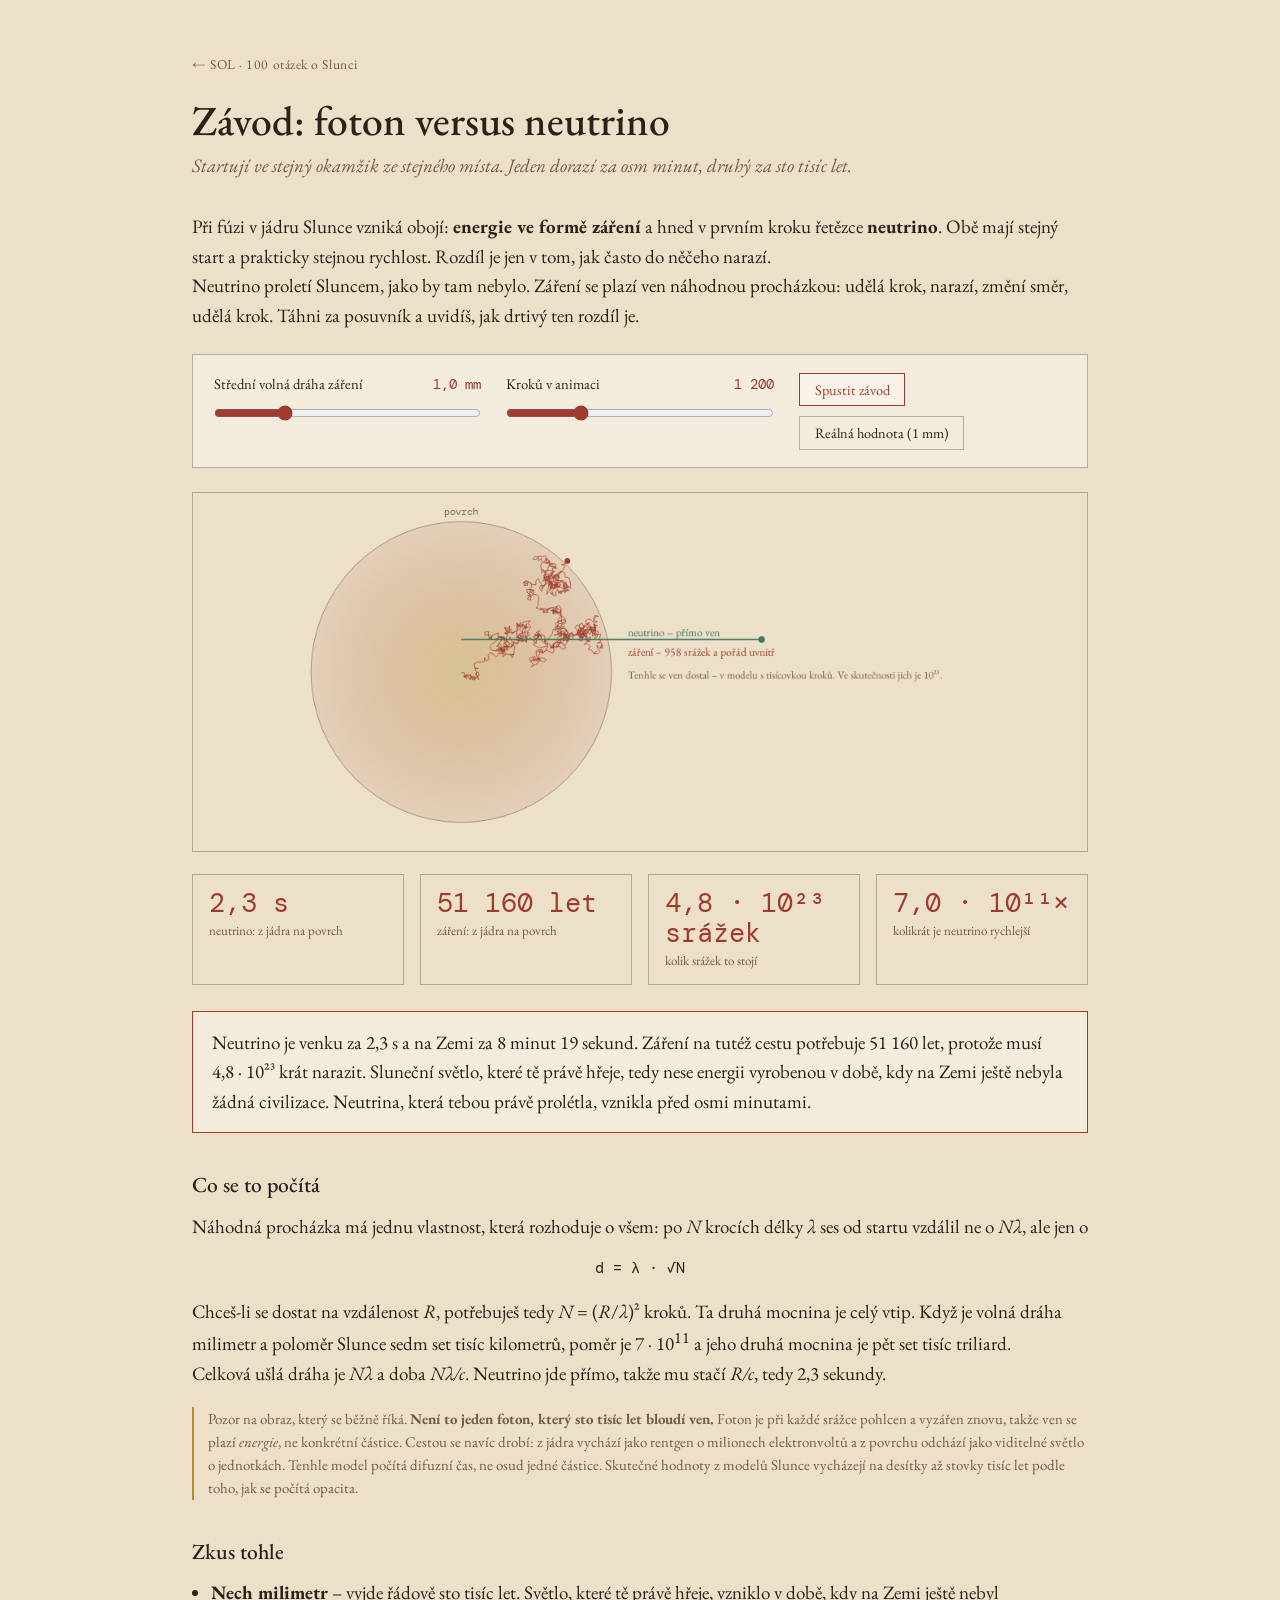
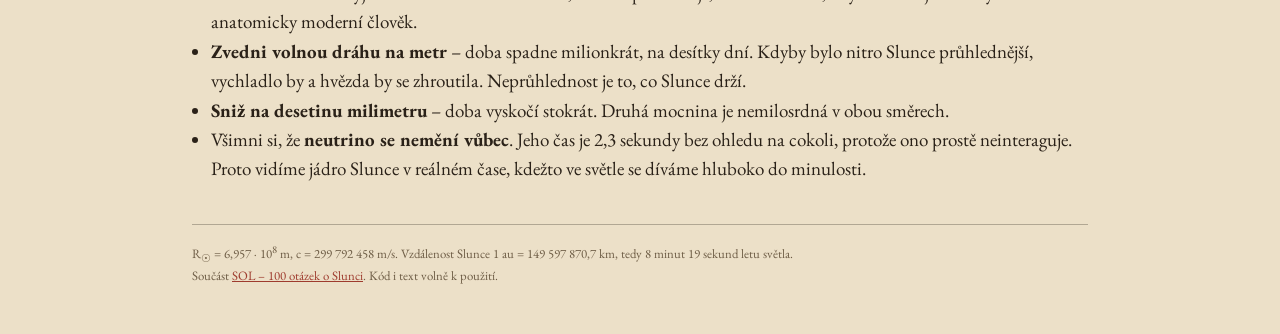
<file: crm/sol/sim/foton-versus-neutrino.html>
<!doctype html>
<html lang="cs">
<head>
<meta charset="utf-8">
<meta name="viewport" content="width=device-width, initial-scale=1">
<title>Závod: foton versus neutrino | SOL</title>
<meta name="description" content="Obojí vzniklo ve stejném okamžiku ve stejném místě. Jedno je tady za osm minut, druhé za sto tisíc let.">
<link rel="stylesheet" href="../../../assets/kodex.css">
</head>
<body>

<a class="zpet" href="../">← SOL · 100 otázek o Slunci</a>

<h1>Závod: foton versus neutrino</h1>
<p class="podtitul">Startují ve stejný okamžik ze stejného místa. Jeden dorazí za osm minut, druhý za sto tisíc let.</p>

<p>Při fúzi v jádru Slunce vzniká obojí: <strong>energie ve formě záření</strong>
a hned v prvním kroku řetězce <strong>neutrino</strong>. Obě mají stejný start
a prakticky stejnou rychlost. Rozdíl je jen v tom, jak často do něčeho
narazí.</p>

<p>Neutrino proletí Sluncem, jako by tam nebylo. Záření se plazí ven náhodnou
procházkou: udělá krok, narazí, změní směr, udělá krok. Táhni za posuvník
a uvidíš, jak drtivý ten rozdíl je.</p>

<div class="ovladani">
  <div class="rada">
    <label for="draha">Střední volná dráha záření
      <span class="hodnota" id="draha-v">1,0 mm</span></label>
    <input type="range" id="draha" min="-1" max="3" step="0.02" value="0">
  </div>
  <div class="rada">
    <label for="kroky">Kroků v animaci
      <span class="hodnota" id="kroky-v">1 200</span></label>
    <input type="range" id="kroky" min="200" max="4000" step="100" value="1200">
  </div>
  <div class="rada" style="display:flex;align-items:flex-end;gap:.6rem;flex-wrap:wrap">
    <button id="start" class="aktiv">Spustit závod</button>
    <button id="realne">Reálná hodnota (1 mm)</button>
  </div>
</div>

<canvas id="platno" width="1100" height="440" aria-label="Náhodná procházka fotonu proti přímé dráze neutrina"></canvas>

<div class="vysledky">
  <div class="karta"><div class="cislo" id="v-neutrino">–</div>
    <div class="popis">neutrino: z jádra na povrch</div></div>
  <div class="karta"><div class="cislo" id="v-foton">–</div>
    <div class="popis">záření: z jádra na povrch</div></div>
  <div class="karta"><div class="cislo" id="v-kroku">–</div>
    <div class="popis">kolik srážek to stojí</div></div>
  <div class="karta"><div class="cislo" id="v-pomer">–</div>
    <div class="popis">kolikrát je neutrino rychlejší</div></div>
</div>

<div class="aha" id="aha">…</div>

<h2 style="font-weight:500;font-size:1.35rem;margin:2.2rem 0 .6rem">Co se to počítá</h2>

<p>Náhodná procházka má jednu vlastnost, která rozhoduje o všem: po <em>N</em> krocích
délky <em>λ</em> ses od startu vzdálil ne o <em>Nλ</em>, ale jen o</p>

<p style="font-family:'DM Mono',monospace;font-size:.95rem;text-align:center;margin:1rem 0">
d = λ · √N</p>

<p>Chceš-li se dostat na vzdálenost <em>R</em>, potřebuješ tedy <em>N</em> = (<em>R</em>/<em>λ</em>)²
kroků. Ta druhá mocnina je celý vtip. Když je volná dráha milimetr a poloměr
Slunce sedm set tisíc kilometrů, poměr je 7 · 10<sup>11</sup> a jeho druhá mocnina
je pět set tisíc triliard.</p>

<p>Celková ušlá dráha je <em>Nλ</em> a doba <em>Nλ/c</em>. Neutrino jde přímo,
takže mu stačí <em>R/c</em>, tedy 2,3 sekundy.</p>

<div class="poznamka">
Pozor na obraz, který se běžně říká. <strong>Není to jeden foton, který sto tisíc
let bloudí ven.</strong> Foton je při každé srážce pohlcen a vyzářen znovu, takže
ven se plazí <em>energie</em>, ne konkrétní částice. Cestou se navíc drobí:
z jádra vychází jako rentgen o milionech elektronvoltů a z povrchu odchází
jako viditelné světlo o jednotkách. Tenhle model počítá difuzní čas, ne osud
jedné částice. Skutečné hodnoty z modelů Slunce vycházejí na desítky
až stovky tisíc let podle toho, jak se počítá opacita.
</div>

<h2 style="font-weight:500;font-size:1.35rem;margin:2.2rem 0 .6rem">Zkus tohle</h2>
<ul style="padding-left:1.2rem">
  <li><strong>Nech milimetr</strong> – vyjde řádově sto tisíc let. Světlo,
      které tě právě hřeje, vzniklo v době, kdy na Zemi ještě nebyl
      anatomicky moderní člověk.</li>
  <li><strong>Zvedni volnou dráhu na metr</strong> – doba spadne milionkrát,
      na desítky dní. Kdyby bylo nitro Slunce průhlednější, vychladlo by
      a hvězda by se zhroutila. Neprůhlednost je to, co Slunce drží.</li>
  <li><strong>Sniž na desetinu milimetru</strong> – doba vyskočí stokrát.
      Druhá mocnina je nemilosrdná v obou směrech.</li>
  <li>Všimni si, že <strong>neutrino se nemění vůbec</strong>. Jeho čas
      je 2,3 sekundy bez ohledu na cokoli, protože ono prostě neinteraguje.
      Proto vidíme jádro Slunce v reálném čase, kdežto ve světle se díváme
      hluboko do minulosti.</li>
</ul>

<div class="zdroje">
  R<sub>☉</sub> = 6,957 · 10<sup>8</sup> m, c = 299 792 458 m/s.
  Vzdálenost Slunce 1 au = 149 597 870,7 km, tedy 8 minut 19 sekund letu světla.<br>
  Součást <a href="../">SOL – 100 otázek o Slunci</a>. Kód i text volně k použití.
</div>

<script>
const R = 6.957e8, C = 2.99792458e8, AU = 1.495978707e11;
const ROK = 3.155693e7;

const el = (id) => document.getElementById(id);
const platno = el("platno"), ctx = platno.getContext("2d");
let anim = null;

function cislo(x, d = 2) { return x.toFixed(d).replace(".", ","); }
function mezery(s) { return s.replace(/\B(?=(\d{3})+(?!\d))/g, " "); }

function dobaText(sek) {
  if (sek < 60) return cislo(sek, 1) + " s";
  if (sek < 3600) return cislo(sek / 60, 1) + " minuty";
  if (sek < 86400) return cislo(sek / 3600, 1) + " hodiny";
  if (sek < ROK) return cislo(sek / 86400, 1) + " dne";
  const r = sek / ROK;
  if (r < 1e3) return cislo(r, 1) + " roku";
  if (r < 1e6) return mezery(Math.round(r).toString()) + " let";
  return cislo(r / 1e6, 2) + " milionu let";
}

function velkeCislo(n) {
  const exp = Math.floor(Math.log10(n));
  const mant = n / Math.pow(10, exp);
  const horni = String(exp).replace(/\d/g, d => "⁰¹²³⁴⁵⁶⁷⁸⁹"[d]);
  return cislo(mant, 1) + " · 10" + horni;
}

function analyza(lambda_m) {
  const N = Math.pow(R / lambda_m, 2);
  const drahaCelkem = N * lambda_m;
  const tFoton = drahaCelkem / C;
  const tNeutrino = R / C;
  return { N, tFoton, tNeutrino, pomer: tFoton / tNeutrino };
}

// ── animace: náhodná procházka proti přímce ──────────────────────────────
function spust(kroku) {
  if (anim) cancelAnimationFrame(anim);
  const W = platno.width, H = platno.height;
  const stred = { x: W * 0.30, y: H * 0.5 };
  const polomer = Math.min(W * 0.24, H * 0.42);

  // foton: náhodná procházka; krok volíme tak, aby při daném počtu
  // kroků typicky NEdošel ven – přesně to je pointa
  const krok = polomer / Math.sqrt(kroku) * 0.85;
  let f = { x: stred.x, y: stred.y }, stopa = [{ ...f }];
  let n = 0, hotovo = false;

  // neutrino: přímka doprava
  const nStart = { x: stred.x, y: stred.y };
  let nx = 0;

  function snimek() {
    ctx.clearRect(0, 0, W, H);

    // Slunce
    const g = ctx.createRadialGradient(stred.x, stred.y, polomer * 0.1,
                                       stred.x, stred.y, polomer);
    g.addColorStop(0, "rgba(185,138,47,.35)");
    g.addColorStop(1, "rgba(158,59,46,.10)");
    ctx.fillStyle = g;
    ctx.beginPath(); ctx.arc(stred.x, stred.y, polomer, 0, 7); ctx.fill();
    ctx.strokeStyle = "rgba(110,93,70,.6)"; ctx.lineWidth = 1;
    ctx.beginPath(); ctx.arc(stred.x, stred.y, polomer, 0, 7); ctx.stroke();
    ctx.fillStyle = "rgba(110,93,70,.9)";
    ctx.font = "12px 'DM Mono', monospace"; ctx.textAlign = "center";
    ctx.fillText("povrch", stred.x, stred.y - polomer - 8);

    // několik kroků na snímek, ať to není nekonečné
    for (let k = 0; k < 12 && !hotovo; k++) {
      const u = Math.random() * Math.PI * 2;
      f.x += Math.cos(u) * krok; f.y += Math.sin(u) * krok;
      stopa.push({ ...f });
      n++;
      if (Math.hypot(f.x - stred.x, f.y - stred.y) > polomer) hotovo = true;
      if (n >= kroku) hotovo = true;
    }

    // stopa fotonu
    ctx.strokeStyle = "rgba(158,59,46,.75)"; ctx.lineWidth = 1;
    ctx.beginPath();
    stopa.forEach((p, i) => i ? ctx.lineTo(p.x, p.y) : ctx.moveTo(p.x, p.y));
    ctx.stroke();
    ctx.fillStyle = "rgba(158,59,46,1)";
    ctx.beginPath(); ctx.arc(f.x, f.y, 3.5, 0, 7); ctx.fill();

    // neutrino
    nx = Math.min(nx + polomer / 40, W - stred.x - 30);
    ctx.strokeStyle = "rgba(63,122,94,.9)"; ctx.lineWidth = 2;
    ctx.beginPath(); ctx.moveTo(nStart.x, nStart.y - 40);
    ctx.lineTo(nStart.x + nx, nStart.y - 40); ctx.stroke();
    ctx.fillStyle = "rgba(63,122,94,1)";
    ctx.beginPath(); ctx.arc(nStart.x + nx, nStart.y - 40, 4, 0, 7); ctx.fill();

    ctx.textAlign = "left"; ctx.font = "14px 'EB Garamond', Georgia, serif";
    ctx.fillStyle = "rgba(63,122,94,1)";
    ctx.fillText("neutrino – přímo ven", stred.x + polomer + 20, stred.y - 44);
    ctx.fillStyle = "rgba(158,59,46,1)";
    ctx.fillText("záření – " + mezery(n.toString()) + " srážek a pořád uvnitř",
                 stred.x + polomer + 20, stred.y - 20);

    if (!hotovo) anim = requestAnimationFrame(snimek);
    else {
      ctx.fillStyle = "rgba(110,93,70,.95)";
      ctx.font = "13px 'EB Garamond', Georgia, serif";
      const venku = Math.hypot(f.x - stred.x, f.y - stred.y) > polomer;
      ctx.fillText(venku
        ? "Tenhle se ven dostal – v modelu s tisícovkou kroků. Ve skutečnosti jich je 10²³."
        : "Došly kroky. Ve skutečnosti jich záření potřebuje 10²³ a trvá to sto tisíc let.",
        stred.x + polomer + 20, stred.y + 8);
    }
  }
  snimek();
}

function prekresli() {
  const lambda = Math.pow(10, +el("draha").value) * 1e-3;   // metry
  const kroku = +el("kroky").value;
  el("draha-v").textContent = lambda >= 1 ? cislo(lambda, 2) + " m"
                                          : cislo(lambda * 1000, 1) + " mm";
  el("kroky-v").textContent = mezery(kroku.toString());

  const a = analyza(lambda);
  el("v-neutrino").textContent = dobaText(a.tNeutrino);
  el("v-foton").textContent = dobaText(a.tFoton);
  el("v-kroku").textContent = velkeCislo(a.N) + " srážek";
  el("v-pomer").textContent = velkeCislo(a.pomer) + "×";

  const let_ = a.tFoton / ROK;
  el("aha").textContent =
    "Neutrino je venku za " + dobaText(a.tNeutrino) + " a na Zemi za 8 minut 19 sekund. "
    + "Záření na tutéž cestu potřebuje " + dobaText(a.tFoton) + ", protože musí "
    + velkeCislo(a.N) + " krát narazit. "
    + (let_ > 1e4
        ? "Sluneční světlo, které tě právě hřeje, tedy nese energii vyrobenou v době, "
          + "kdy na Zemi ještě nebyla žádná civilizace. Neutrina, která tebou právě "
          + "prolétla, vznikla před osmi minutami."
        : "Při téhle průhlednosti by Slunce energii pustilo ven skoro hned – "
          + "a právě proto by se nedokázalo udržet. Neprůhlednost není vada, je to kotel.");
}

["draha", "kroky"].forEach(id => el(id).addEventListener("input", prekresli));
el("start").addEventListener("click", () => spust(+el("kroky").value));
el("realne").addEventListener("click", () => { el("draha").value = 0; prekresli(); });
prekresli();
spust(1200);
</script>
</body>
</html>
</file>
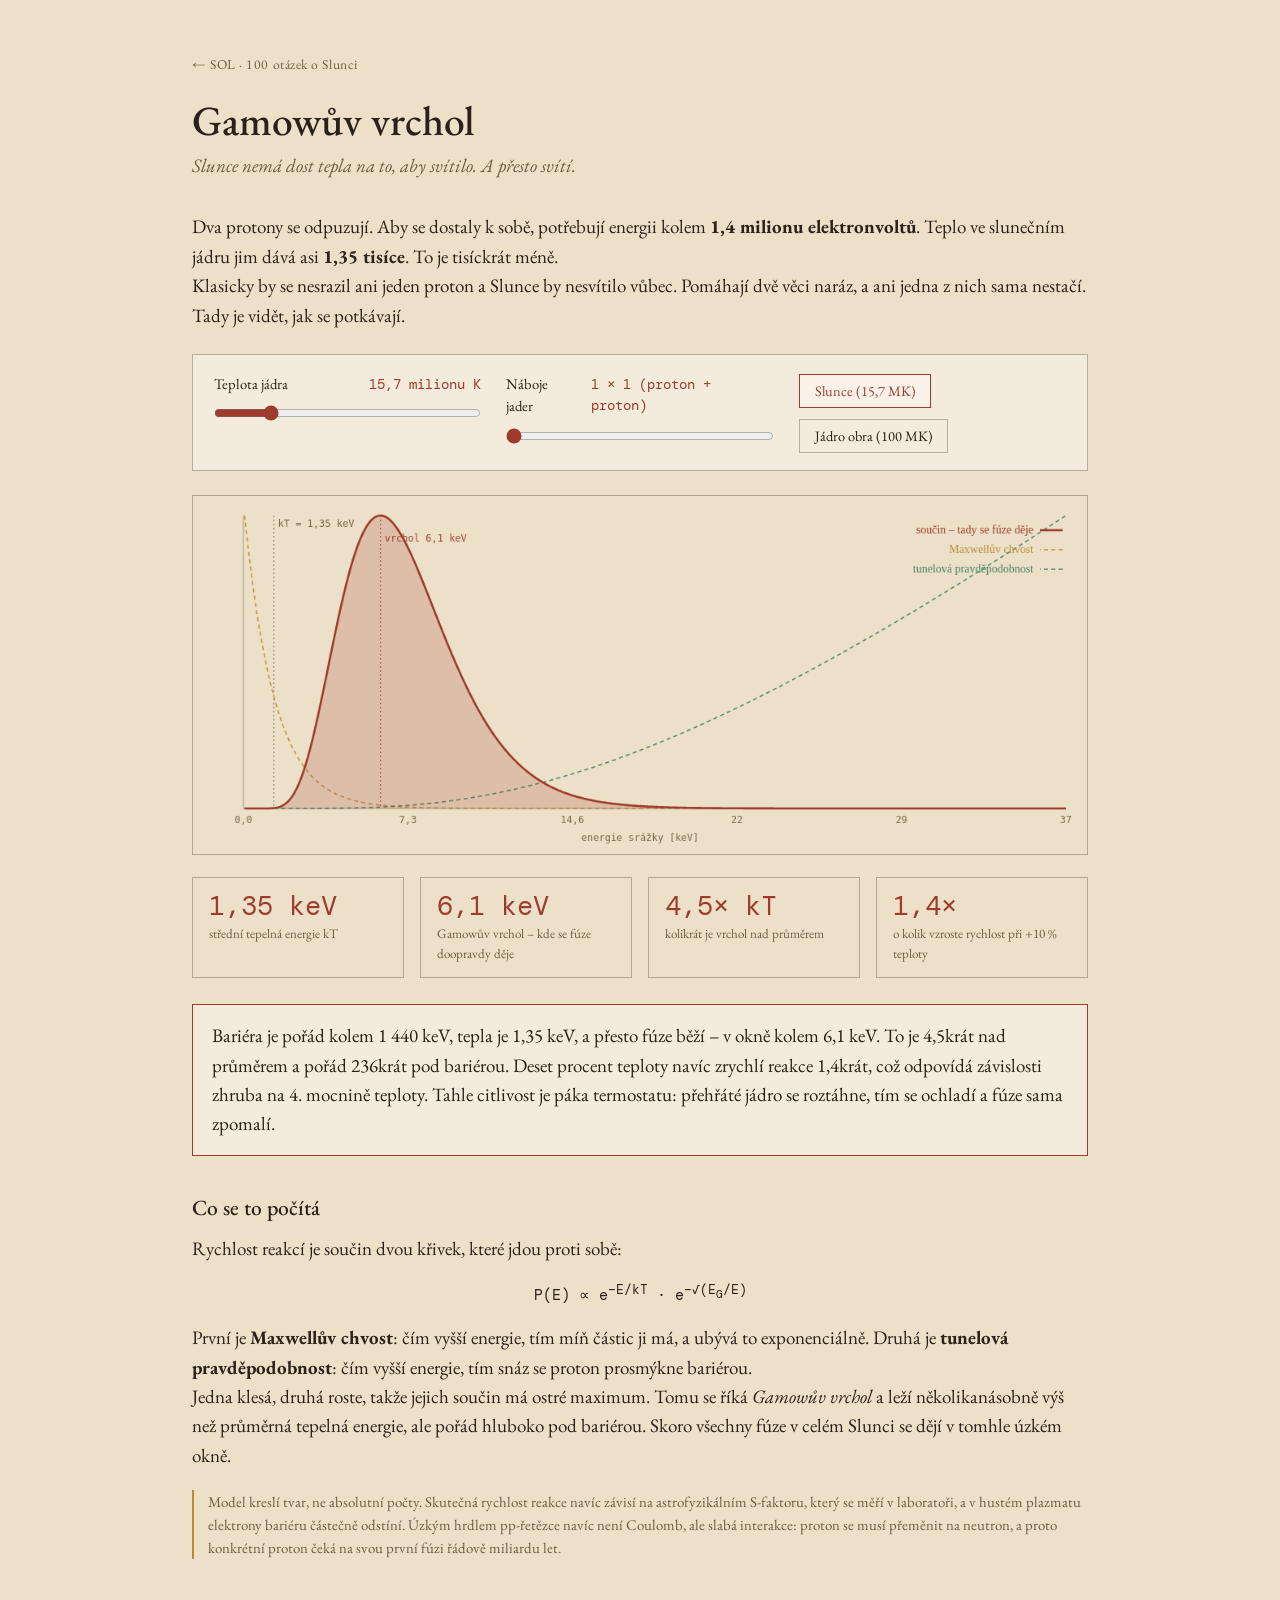
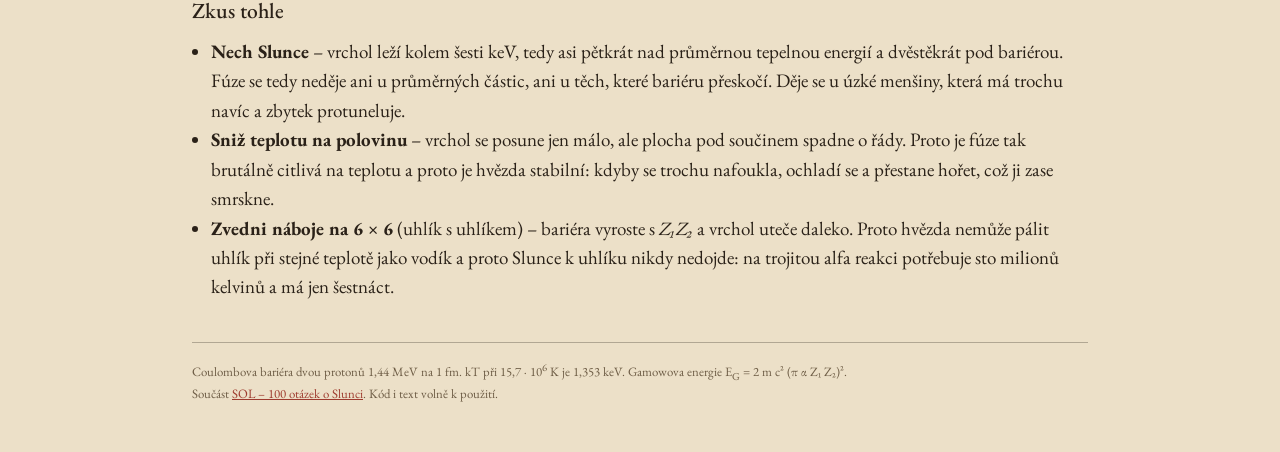
<file: crm/sol/sim/gamowuv-vrchol.html>
<!doctype html>
<html lang="cs">
<head>
<meta charset="utf-8">
<meta name="viewport" content="width=device-width, initial-scale=1">
<title>Gamowův vrchol – proč Slunce svítí, i když nemá dost tepla | SOL</title>
<meta name="description" content="V jádru Slunce chybí tisíckrát energie na to, aby se dva protony srazily. Přesto se srážejí. Tady je vidět proč.">
<link rel="stylesheet" href="../../../assets/kodex.css">
</head>
<body>

<a class="zpet" href="../">← SOL · 100 otázek o Slunci</a>

<h1>Gamowův vrchol</h1>
<p class="podtitul">Slunce nemá dost tepla na to, aby svítilo. A přesto svítí.</p>

<p>Dva protony se odpuzují. Aby se dostaly k sobě, potřebují energii kolem
<strong>1,4 milionu elektronvoltů</strong>. Teplo ve slunečním jádru jim dává
asi <strong>1,35 tisíce</strong>. To je tisíckrát méně.</p>

<p>Klasicky by se nesrazil ani jeden proton a Slunce by nesvítilo vůbec.
Pomáhají dvě věci naráz, a ani jedna z nich sama nestačí. Tady je vidět,
jak se potkávají.</p>

<div class="ovladani">
  <div class="rada">
    <label for="teplota">Teplota jádra
      <span class="hodnota" id="teplota-v">15,7 milionu K</span></label>
    <input type="range" id="teplota" min="5" max="60" step="0.1" value="15.7">
  </div>
  <div class="rada">
    <label for="naboj">Náboje jader
      <span class="hodnota" id="naboj-v">1 × 1 (proton + proton)</span></label>
    <input type="range" id="naboj" min="1" max="8" step="1" value="1">
  </div>
  <div class="rada" style="display:flex;align-items:flex-end;gap:.6rem;flex-wrap:wrap">
    <button id="slunce" class="aktiv">Slunce (15,7 MK)</button>
    <button id="jadro-obr">Jádro obra (100 MK)</button>
  </div>
</div>

<canvas id="platno" width="1100" height="440" aria-label="Maxwellův chvost, tunelová pravděpodobnost a jejich součin"></canvas>

<div class="vysledky">
  <div class="karta"><div class="cislo" id="v-kt">–</div>
    <div class="popis">střední tepelná energie kT</div></div>
  <div class="karta"><div class="cislo" id="v-vrchol">–</div>
    <div class="popis">Gamowův vrchol – kde se fúze doopravdy děje</div></div>
  <div class="karta"><div class="cislo" id="v-nasobek">–</div>
    <div class="popis">kolikrát je vrchol nad průměrem</div></div>
  <div class="karta"><div class="cislo" id="v-citlivost">–</div>
    <div class="popis">o kolik vzroste rychlost při +10 % teploty</div></div>
</div>

<div class="aha" id="aha">…</div>

<h2 style="font-weight:500;font-size:1.35rem;margin:2.2rem 0 .6rem">Co se to počítá</h2>

<p>Rychlost reakcí je součin dvou křivek, které jdou proti sobě:</p>

<p style="font-family:'DM Mono',monospace;font-size:.95rem;text-align:center;margin:1rem 0">
P(E) ∝ e<sup>−E/kT</sup> · e<sup>−√(E<sub>G</sub>/E)</sup></p>

<p>První je <strong>Maxwellův chvost</strong>: čím vyšší energie, tím míň částic
ji má, a ubývá to exponenciálně. Druhá je <strong>tunelová pravděpodobnost</strong>:
čím vyšší energie, tím snáz se proton prosmýkne bariérou.</p>

<p>Jedna klesá, druhá roste, takže jejich součin má ostré maximum. Tomu se říká
<em>Gamowův vrchol</em> a leží několikanásobně výš než průměrná tepelná energie,
ale pořád hluboko pod bariérou. Skoro všechny fúze v celém Slunci se dějí
v tomhle úzkém okně.</p>

<div class="poznamka">
Model kreslí tvar, ne absolutní počty. Skutečná rychlost reakce navíc závisí
na astrofyzikálním S-faktoru, který se měří v laboratoři, a v hustém plazmatu
elektrony bariéru částečně odstíní. Úzkým hrdlem pp-řetězce navíc není Coulomb,
ale slabá interakce: proton se musí přeměnit na neutron, a proto konkrétní
proton čeká na svou první fúzi řádově miliardu let.
</div>

<h2 style="font-weight:500;font-size:1.35rem;margin:2.2rem 0 .6rem">Zkus tohle</h2>
<ul style="padding-left:1.2rem">
  <li><strong>Nech Slunce</strong> – vrchol leží kolem šesti keV, tedy asi
      pětkrát nad průměrnou tepelnou energií a dvěstěkrát pod bariérou.
      Fúze se tedy neděje ani u průměrných částic, ani u těch, které bariéru
      přeskočí. Děje se u úzké menšiny, která má trochu navíc a zbytek protuneluje.</li>
  <li><strong>Sniž teplotu na polovinu</strong> – vrchol se posune jen málo,
      ale plocha pod součinem spadne o řády. Proto je fúze tak brutálně
      citlivá na teplotu a proto je hvězda stabilní: kdyby se trochu nafoukla,
      ochladí se a přestane hořet, což ji zase smrskne.</li>
  <li><strong>Zvedni náboje na 6 × 6</strong> (uhlík s uhlíkem) – bariéra vyroste
      s <em>Z₁Z₂</em> a vrchol uteče daleko. Proto hvězda nemůže pálit uhlík
      při stejné teplotě jako vodík a proto Slunce k uhlíku nikdy nedojde:
      na trojitou alfa reakci potřebuje sto milionů kelvinů a má jen šestnáct.</li>
</ul>

<div class="zdroje">
  Coulombova bariéra dvou protonů 1,44 MeV na 1 fm. kT při 15,7 · 10<sup>6</sup> K
  je 1,353 keV. Gamowova energie E<sub>G</sub> = 2 m c² (π α Z₁ Z₂)².<br>
  Součást <a href="../">SOL – 100 otázek o Slunci</a>. Kód i text volně k použití.
</div>

<script>
const KB_KEV = 8.617333262e-8;      // keV na kelvin
const ALFA = 1 / 137.035999;
const MC2_RED = 469.459e3;          // redukovaná hmotnost p+p v keV (m_p c^2 / 2)

const el = (id) => document.getElementById(id);
const platno = el("platno"), ctx = platno.getContext("2d");

function gamowE(Z1, Z2) {
  // E_G = 2 μ c² (π α Z1 Z2)²
  const x = Math.PI * ALFA * Z1 * Z2;
  return 2 * MC2_RED * x * x;       // keV
}

function integrand(E, kT, EG) {
  if (E <= 0) return 0;
  return Math.exp(-E / kT - Math.sqrt(EG / E));
}

function analyza(T_MK, Z) {
  const kT = KB_KEV * T_MK * 1e6;   // keV
  const EG = gamowE(Z, Z);
  // vrchol analyticky: E0 = (E_G kT² / 4)^(1/3)
  const E0 = Math.pow(EG * kT * kT / 4, 1 / 3);

  // plocha pod součinem, numericky (jen pro poměr při změně teploty)
  const plocha = (kTx) => {
    let s = 0, kroku = 4000, Emax = Math.max(E0 * 12, kTx * 40);
    for (let i = 1; i <= kroku; i++) {
      const E = Emax * i / kroku;
      s += integrand(E, kTx, EG);
    }
    // Předfaktor (kT)^(-3/2) z normalizace Maxwellova rozdělení. Bez něj
    // vycházela závislost na ~6. mocnině teploty místo učebnicové 4.
    return s * (Emax / kroku) * Math.pow(kTx, -1.5);
  };
  const p0 = plocha(kT), p1 = plocha(kT * 1.1);
  return { kT, EG, E0, nasobek: E0 / kT, citlivost: p1 / p0, plocha: p0 };
}

function cislo(x, d = 2) { return x.toFixed(d).replace(".", ","); }

function kresli(a) {
  const W = platno.width, H = platno.height;
  ctx.clearRect(0, 0, W, H);
  const o = { l: 62, r: 26, t: 24, b: 56 };
  const sir = W - o.l - o.r, vys = H - o.t - o.b;
  const Emax = Math.max(a.E0 * 6, a.kT * 14);
  const x = (E) => o.l + E / Emax * sir;

  // osa
  ctx.strokeStyle = "rgba(110,93,70,.55)"; ctx.lineWidth = 1;
  ctx.beginPath(); ctx.moveTo(o.l, o.t); ctx.lineTo(o.l, H - o.b);
  ctx.lineTo(W - o.r, H - o.b); ctx.stroke();
  ctx.fillStyle = "rgba(110,93,70,.9)";
  ctx.font = "12px 'DM Mono', monospace"; ctx.textAlign = "center";
  for (let i = 0; i <= 5; i++) {
    const E = Emax * i / 5, xx = x(E);
    ctx.fillText(cislo(E, E > 20 ? 0 : 1), xx, H - o.b + 18);
  }
  ctx.fillText("energie srážky [keV]", W / 2, H - 16);

  // tři křivky, každá normovaná na vlastní maximum
  const N = 700;
  const vzorky = [];
  let maxM = 0, maxT = 0, maxS = 0;
  for (let i = 1; i <= N; i++) {
    const E = Emax * i / N;
    const m = Math.exp(-E / a.kT);
    const t = Math.exp(-Math.sqrt(a.EG / E));
    const s = m * t;
    vzorky.push({ E, m, t, s });
    if (m > maxM) maxM = m; if (t > maxT) maxT = t; if (s > maxS) maxS = s;
  }
  const krivka = (klic, max, barva, tloustka, dash) => {
    ctx.strokeStyle = barva; ctx.lineWidth = tloustka;
    ctx.setLineDash(dash || []);
    ctx.beginPath();
    vzorky.forEach((v, i) => {
      const xx = x(v.E), yy = H - o.b - (v[klic] / max) * vys;
      i ? ctx.lineTo(xx, yy) : ctx.moveTo(xx, yy);
    });
    ctx.stroke(); ctx.setLineDash([]);
  };
  krivka("m", maxM, "rgba(185,138,47,.85)", 1.6, [5, 4]);   // Maxwell
  krivka("t", maxT, "rgba(63,122,94,.85)", 1.6, [5, 4]);    // tunelování
  krivka("s", maxS, "rgba(158,59,46,1)", 2.6);              // součin

  // výplň pod součinem
  ctx.fillStyle = "rgba(158,59,46,.20)";
  ctx.beginPath(); ctx.moveTo(x(vzorky[0].E), H - o.b);
  vzorky.forEach(v => ctx.lineTo(x(v.E), H - o.b - (v.s / maxS) * vys));
  ctx.lineTo(x(vzorky[vzorky.length - 1].E), H - o.b);
  ctx.closePath(); ctx.fill();

  // svislice kT a vrchol
  const svisla = (E, barva, popis, dy) => {
    if (E > Emax) return;
    const xx = x(E);
    ctx.strokeStyle = barva; ctx.setLineDash([2, 3]); ctx.lineWidth = 1;
    ctx.beginPath(); ctx.moveTo(xx, o.t); ctx.lineTo(xx, H - o.b); ctx.stroke();
    ctx.setLineDash([]);
    ctx.fillStyle = barva; ctx.textAlign = "left"; ctx.font = "12px 'DM Mono', monospace";
    ctx.fillText(popis, xx + 5, o.t + dy);
  };
  svisla(a.kT, "rgba(110,93,70,.95)", "kT = " + cislo(a.kT, 2) + " keV", 14);
  svisla(a.E0, "rgba(158,59,46,.95)", "vrchol " + cislo(a.E0, 1) + " keV", 32);

  // legenda
  // legenda vpravo dole, kde je plocha prázdná; nahoře se překrývala
  // se svislicemi kT a vrcholu
  ctx.font = "14px 'EB Garamond', Georgia, serif"; ctx.textAlign = "right";
  const leg = [["součin – tady se fúze děje", "rgba(158,59,46,1)"],
               ["Maxwellův chvost", "rgba(185,138,47,.95)"],
               ["tunelová pravděpodobnost", "rgba(63,122,94,.95)"]];
  leg.forEach(([t, c], i) => {
    const yy = o.t + 22 + i * 24;
    ctx.strokeStyle = c; ctx.lineWidth = i === 0 ? 2.6 : 1.6;
    if (i) ctx.setLineDash([5, 4]);
    ctx.beginPath();
    ctx.moveTo(W - o.r - 4, yy - 4); ctx.lineTo(W - o.r - 32, yy - 4);
    ctx.stroke(); ctx.setLineDash([]);
    ctx.fillStyle = c; ctx.fillText(t, W - o.r - 40, yy);
  });
}

function prekresli() {
  const T = +el("teplota").value, Z = +el("naboj").value;
  const jmena = { 1: "1 × 1 (proton + proton)", 2: "2 × 2 (hélium)",
                  3: "3 × 3 (lithium)", 4: "4 × 4", 5: "5 × 5",
                  6: "6 × 6 (uhlík)", 7: "7 × 7", 8: "8 × 8 (kyslík)" };
  el("teplota-v").textContent = cislo(T, 1) + " milionu K";
  el("naboj-v").textContent = jmena[Z];

  const a = analyza(T, Z);
  el("v-kt").textContent = cislo(a.kT, 2) + " keV";
  el("v-vrchol").textContent = cislo(a.E0, 1) + " keV";
  el("v-nasobek").textContent = cislo(a.nasobek, 1) + "× kT";
  el("v-citlivost").textContent = cislo(a.citlivost, 1) + "×";

  const n = Math.round(Math.log(a.citlivost) / Math.log(1.1));
  el("aha").textContent =
    "Bariéra je pořád kolem 1 440 keV, tepla je " + cislo(a.kT, 2)
    + " keV, a přesto fúze běží – v okně kolem " + cislo(a.E0, 1)
    + " keV. To je " + cislo(a.nasobek, 1) + "krát nad průměrem a pořád "
    + Math.round(1440 * Z * Z / a.E0) + "krát pod bariérou. "
    + "Deset procent teploty navíc zrychlí reakce " + cislo(a.citlivost, 1)
    + "krát, což odpovídá závislosti zhruba na " + n + ". mocnině teploty. "
    + "Tahle citlivost je páka termostatu: přehřáté jádro se roztáhne, "
    + "tím se ochladí a fúze sama zpomalí.";
  kresli(a);
}

["teplota", "naboj"].forEach(id => el(id).addEventListener("input", prekresli));
el("slunce").addEventListener("click", () => { el("teplota").value = 15.7; prekresli(); });
el("jadro-obr").addEventListener("click", () => { el("teplota").value = 100; prekresli(); });
prekresli();
</script>
</body>
</html>
</file>
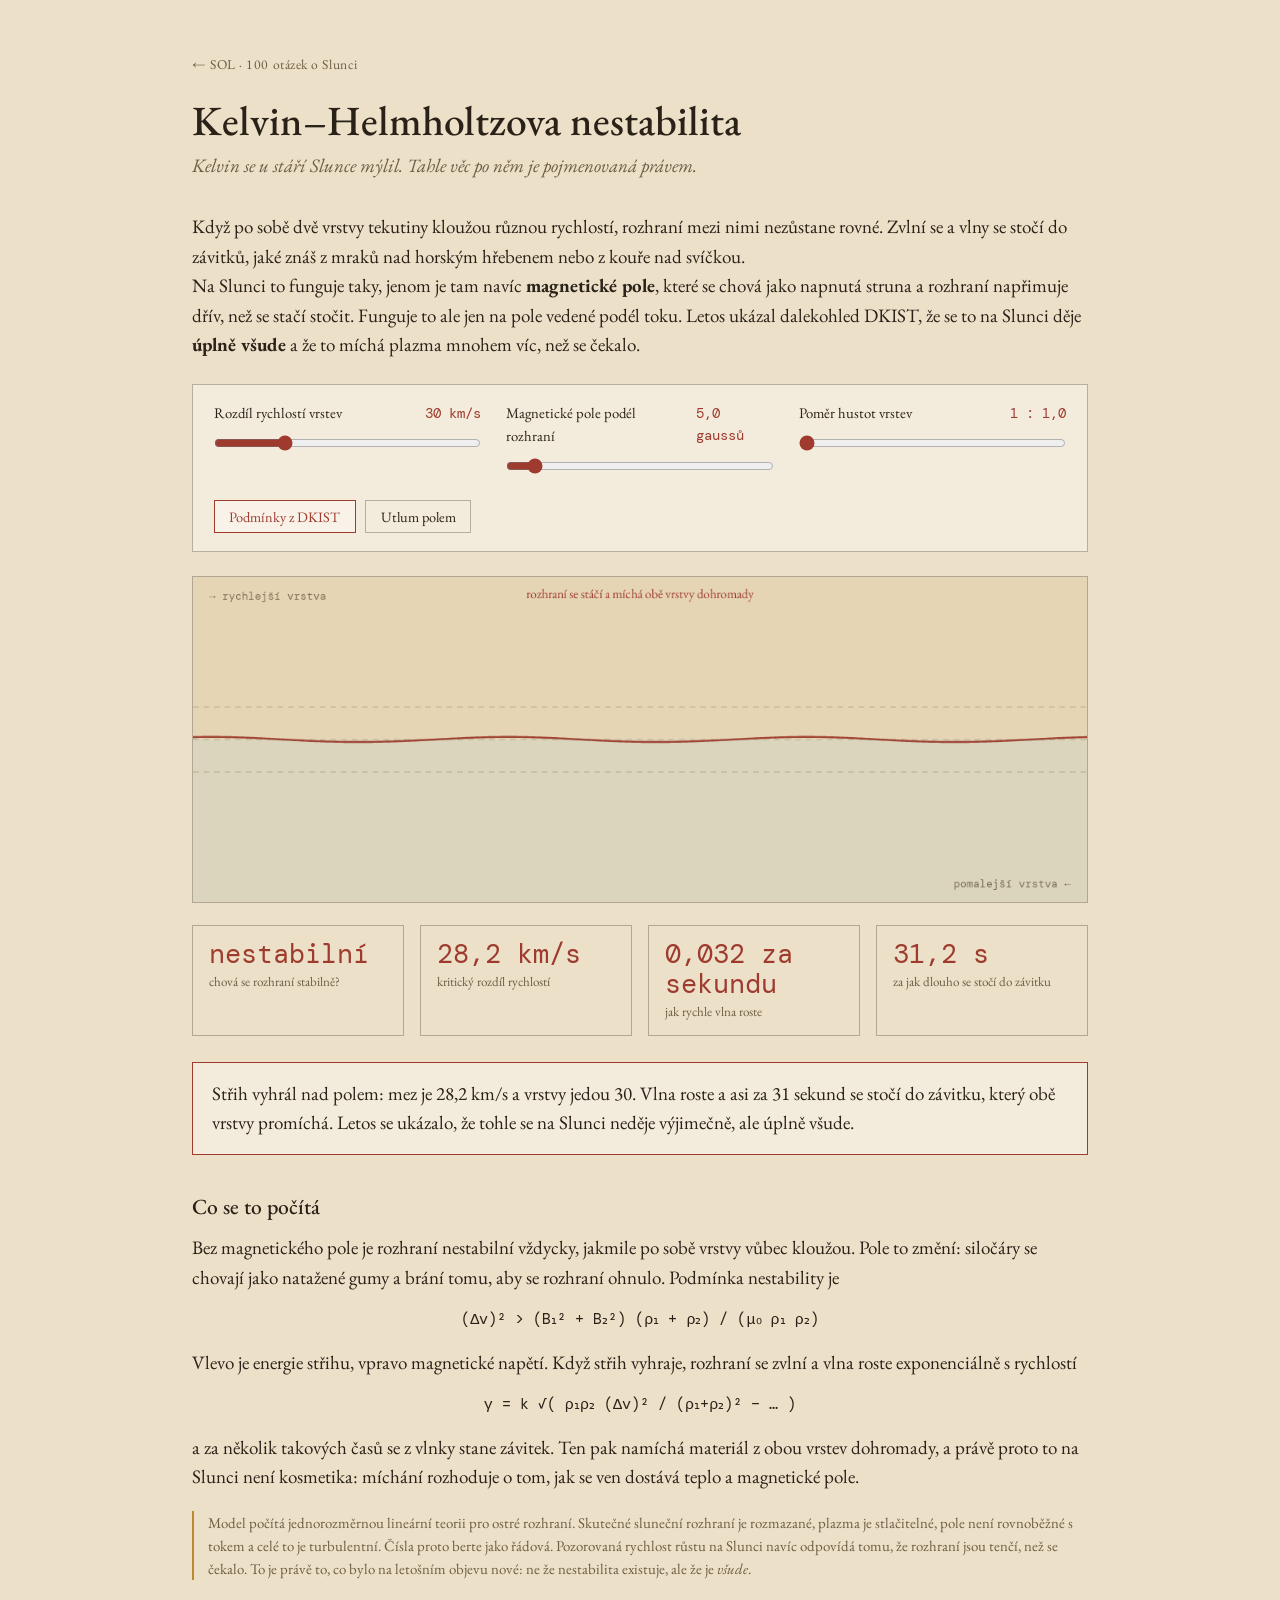
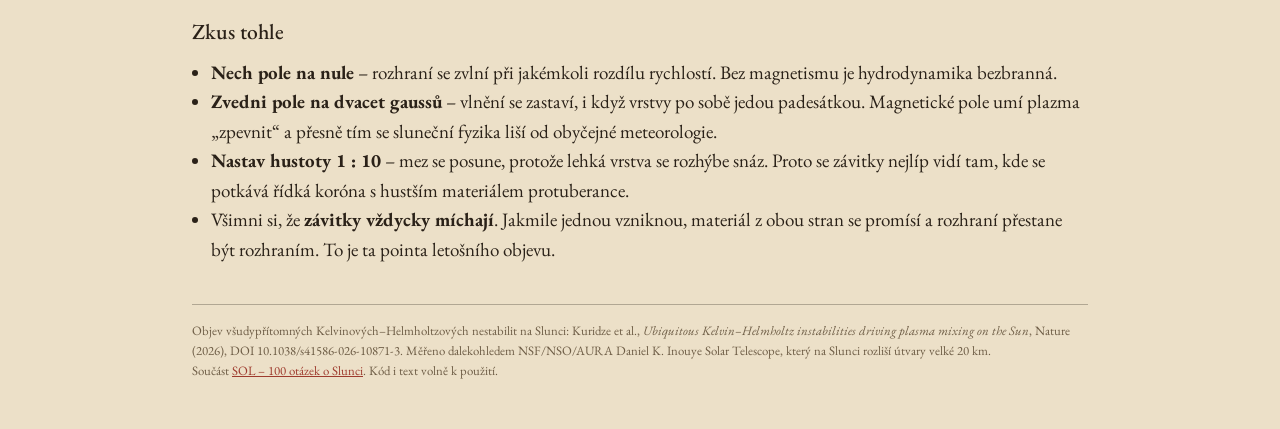
<file: crm/sol/sim/kelvin-helmholtz.html>
<!doctype html>
<html lang="cs">
<head>
<meta charset="utf-8">
<meta name="viewport" content="width=device-width, initial-scale=1">
<title>Kelvin–Helmholtzova nestabilita – co našel DKIST | SOL</title>
<meta name="description" content="Když po sobě dvě vrstvy plazmatu kloužou, rozhraní se stočí do vln. Magnetické pole to umí zastavit. Tady je vidět kde.">
<link rel="stylesheet" href="../../../assets/kodex.css">
</head>
<body>

<a class="zpet" href="../">← SOL · 100 otázek o Slunci</a>

<h1>Kelvin–Helmholtzova nestabilita</h1>
<p class="podtitul">Kelvin se u stáří Slunce mýlil. Tahle věc po něm je pojmenovaná právem.</p>

<p>Když po sobě dvě vrstvy tekutiny kloužou různou rychlostí, rozhraní mezi nimi
nezůstane rovné. Zvlní se a vlny se stočí do závitků, jaké znáš z mraků nad
horským hřebenem nebo z kouře nad svíčkou.</p>

<p>Na Slunci to funguje taky, jenom je tam navíc <strong>magnetické pole</strong>,
které se chová jako napnutá struna a rozhraní napřimuje dřív, než se stačí
stočit. Funguje to ale jen na pole vedené podél toku. Letos ukázal dalekohled
DKIST, že se to na Slunci děje <strong>úplně všude</strong> a že to míchá plazma
mnohem víc, než se čekalo.</p>

<div class="ovladani">
  <div class="rada">
    <label for="strih">Rozdíl rychlostí vrstev
      <span class="hodnota" id="strih-v">30 km/s</span></label>
    <input type="range" id="strih" min="0" max="120" step="1" value="30">
  </div>
  <div class="rada">
    <label for="pole">Magnetické pole podél rozhraní
      <span class="hodnota" id="pole-v">5 gaussů</span></label>
    <input type="range" id="pole" min="0" max="60" step="0.5" value="5">
  </div>
  <div class="rada">
    <label for="hustota">Poměr hustot vrstev
      <span class="hodnota" id="hustota-v">1 : 1</span></label>
    <input type="range" id="hustota" min="1" max="10" step="0.1" value="1">
  </div>
  <div class="rada" style="display:flex;align-items:flex-end;gap:.6rem;flex-wrap:wrap">
    <button id="dkist" class="aktiv">Podmínky z DKIST</button>
    <button id="zastav">Utlum polem</button>
  </div>
</div>

<canvas id="platno" width="1100" height="400" aria-label="Rozhraní dvou vrstev plazmatu, které se stáčí do vírů, nebo zůstává rovné"></canvas>

<div class="vysledky">
  <div class="karta"><div class="cislo" id="v-stav">–</div>
    <div class="popis">chová se rozhraní stabilně?</div></div>
  <div class="karta"><div class="cislo" id="v-mez">–</div>
    <div class="popis">kritický rozdíl rychlostí</div></div>
  <div class="karta"><div class="cislo" id="v-rust">–</div>
    <div class="popis">jak rychle vlna roste</div></div>
  <div class="karta"><div class="cislo" id="v-cas">–</div>
    <div class="popis">za jak dlouho se stočí do závitku</div></div>
</div>

<div class="aha" id="aha">…</div>

<h2 style="font-weight:500;font-size:1.35rem;margin:2.2rem 0 .6rem">Co se to počítá</h2>

<p>Bez magnetického pole je rozhraní nestabilní vždycky, jakmile po sobě vrstvy
vůbec kloužou. Pole to změní: siločáry se chovají jako natažené gumy a brání
tomu, aby se rozhraní ohnulo. Podmínka nestability je</p>

<p style="font-family:'DM Mono',monospace;font-size:.95rem;text-align:center;margin:1rem 0">
(Δv)² &gt; (B₁² + B₂²) (ρ₁ + ρ₂) / (μ₀ ρ₁ ρ₂)</p>

<p>Vlevo je energie střihu, vpravo magnetické napětí. Když střih vyhraje,
rozhraní se zvlní a vlna roste exponenciálně s rychlostí</p>

<p style="font-family:'DM Mono',monospace;font-size:.95rem;text-align:center;margin:1rem 0">
γ = k √( ρ₁ρ₂ (Δv)² / (ρ₁+ρ₂)² − … )</p>

<p>a za několik takových časů se z vlnky stane závitek. Ten pak namíchá materiál
z obou vrstev dohromady, a právě proto to na Slunci není kosmetika:
míchání rozhoduje o tom, jak se ven dostává teplo a magnetické pole.</p>

<div class="poznamka">
Model počítá jednorozměrnou lineární teorii pro ostré rozhraní. Skutečné
sluneční rozhraní je rozmazané, plazma je stlačitelné, pole není rovnoběžné
s tokem a celé to je turbulentní. Čísla proto berte jako řádová.
Pozorovaná rychlost růstu na Slunci navíc odpovídá tomu, že rozhraní jsou
tenčí, než se čekalo. To je právě to, co bylo na letošním objevu nové:
ne že nestabilita existuje, ale že je <em>všude</em>.
</div>

<h2 style="font-weight:500;font-size:1.35rem;margin:2.2rem 0 .6rem">Zkus tohle</h2>
<ul style="padding-left:1.2rem">
  <li><strong>Nech pole na nule</strong> – rozhraní se zvlní při jakémkoli
      rozdílu rychlostí. Bez magnetismu je hydrodynamika bezbranná.</li>
  <li><strong>Zvedni pole na dvacet gaussů</strong> – vlnění se zastaví,
      i když vrstvy po sobě jedou padesátkou. Magnetické pole umí plazma
      „zpevnit“ a přesně tím se sluneční fyzika liší od obyčejné meteorologie.</li>
  <li><strong>Nastav hustoty 1 : 10</strong> – mez se posune, protože lehká
      vrstva se rozhýbe snáz. Proto se závitky nejlíp vidí tam, kde se potkává
      řídká koróna s hustším materiálem protuberance.</li>
  <li>Všimni si, že <strong>závitky vždycky míchají</strong>. Jakmile jednou
      vzniknou, materiál z obou stran se promísí a rozhraní přestane být
      rozhraním. To je ta pointa letošního objevu.</li>
</ul>

<div class="zdroje">
  Objev všudypřítomných Kelvinových–Helmholtzových nestabilit na Slunci:
  Kuridze et al., <em>Ubiquitous Kelvin–Helmholtz instabilities driving plasma
  mixing on the Sun</em>, Nature (2026), DOI 10.1038/s41586-026-10871-3.
  Měřeno dalekohledem NSF/NSO/AURA Daniel K. Inouye Solar Telescope,
  který na Slunci rozliší útvary velké 20 km.<br>
  Součást <a href="../">SOL – 100 otázek o Slunci</a>. Kód i text volně k použití.
</div>

<script>
const MU0 = 4 * Math.PI * 1e-7;
const RHO0 = 1e-9;              // kg/m³, řádově chromosféra
const VLNA_KM = 1000;           // vlnová délka poruchy [km]

const el = (id) => document.getElementById(id);
const platno = el("platno"), ctx = platno.getContext("2d");
let t0 = performance.now(), anim = null;

function cislo(x, d = 1) { return x.toFixed(d).replace(".", ","); }

function fyzika(dv_kms, B_G, pomerHustot) {
  const dv = dv_kms * 1000;              // m/s
  const B = B_G * 1e-4;                  // tesla
  const r1 = RHO0, r2 = RHO0 * pomerHustot;

  // kritický rozdíl rychlostí: (Δv)² = (B1²+B2²)(ρ1+ρ2)/(μ0 ρ1 ρ2)
  const dvKrit = Math.sqrt(2 * B * B * (r1 + r2) / (MU0 * r1 * r2));

  const k = 2 * Math.PI / (VLNA_KM * 1000);   // vlnové číslo [1/m]
  const clen = r1 * r2 * dv * dv / Math.pow(r1 + r2, 2)
             - 2 * B * B / (MU0 * (r1 + r2));
  const gamma = clen > 0 ? k * Math.sqrt(clen) : 0;   // 1/s
  const cas = gamma > 0 ? 1 / gamma : Infinity;       // s

  return { stabilni: dv <= dvKrit, dvKrit: dvKrit / 1000, gamma, cas };
}

function kresli(f, cas) {
  const W = platno.width, H = platno.height;
  ctx.clearRect(0, 0, W, H);
  const y0 = H / 2;

  // dvě vrstvy
  ctx.fillStyle = "rgba(185,138,47,.12)";
  ctx.fillRect(0, 0, W, y0);
  ctx.fillStyle = "rgba(63,122,94,.10)";
  ctx.fillRect(0, y0, W, H - y0);

  // amplituda: roste exponenciálně, ale zastropovaná
  const amp = f.stabilni ? 3
    : Math.min(58, 3 * Math.exp(Math.min(6, cas * f.gamma * 0.9)));
  const faze = cas * 1.2;

  ctx.beginPath();
  for (let x = 0; x <= W; x += 2) {
    const u = x / W * Math.PI * 6;
    // s rostoucí amplitudou se sinus deformuje do závitku
    const zavit = f.stabilni ? 0 : Math.min(1, amp / 58);
    const y = y0 + amp * Math.sin(u - faze)
            + zavit * amp * 0.55 * Math.sin(2 * (u - faze) + 1.2);
    x === 0 ? ctx.moveTo(x, y) : ctx.lineTo(x, y);
  }
  ctx.strokeStyle = f.stabilni ? "rgba(63,122,94,.95)" : "rgba(158,59,46,.95)";
  ctx.lineWidth = 2.4;
  ctx.stroke();

  // siločáry
  const hustotaCar = Math.round(2 + (+el("pole").value) / 6);
  ctx.strokeStyle = "rgba(110,93,70,.35)"; ctx.lineWidth = 1;
  for (let i = 1; i <= hustotaCar; i++) {
    const yy = y0 - 80 + i * 160 / (hustotaCar + 1);
    ctx.setLineDash([7, 6]);
    ctx.beginPath(); ctx.moveTo(0, yy); ctx.lineTo(W, yy); ctx.stroke();
    ctx.setLineDash([]);
  }

  // šipky toku
  ctx.fillStyle = "rgba(110,93,70,.85)";
  ctx.font = "13px 'DM Mono', monospace"; ctx.textAlign = "left";
  ctx.fillText("→ rychlejší vrstva", 20, 28);
  ctx.textAlign = "right";
  ctx.fillText("pomalejší vrstva ←", W - 20, H - 18);

  ctx.textAlign = "center";
  ctx.fillStyle = f.stabilni ? "rgba(63,122,94,1)" : "rgba(158,59,46,1)";
  ctx.font = "16px 'EB Garamond', Georgia, serif";
  ctx.fillText(f.stabilni
    ? "magnetické napětí drží rozhraní rovné"
    : "rozhraní se stáčí a míchá obě vrstvy dohromady", W / 2, 26);
}

function prekresli() {
  const dv = +el("strih").value, B = +el("pole").value, ph = +el("hustota").value;
  el("strih-v").textContent = dv + " km/s";
  el("pole-v").textContent = cislo(B, 1) + " gaussů";
  el("hustota-v").textContent = "1 : " + cislo(ph, 1);

  const f = fyzika(dv, B, ph);
  el("v-stav").textContent = f.stabilni ? "stabilní" : "nestabilní";
  el("v-mez").textContent = cislo(f.dvKrit, 1) + " km/s";
  el("v-rust").textContent = f.gamma > 0 ? cislo(f.gamma, 3) + " za sekundu" : "neroste";
  el("v-cas").textContent = isFinite(f.cas)
    ? (f.cas < 90 ? cislo(f.cas, 1) + " s" : cislo(f.cas / 60, 1) + " minuty")
    : "nikdy";

  el("aha").textContent = f.stabilni
    ? "Vrstvy po sobě kloužou " + dv + " km/s, ale magnetické pole je silnější "
      + "než střih: mez je " + cislo(f.dvKrit, 1) + " km/s. Siločáry se chovají "
      + "jako napnuté struny a rozhraní ohnout nedovolí. Přesně tímhle se plazma "
      + "liší od obyčejné tekutiny."
    : "Střih vyhrál nad polem: mez je " + cislo(f.dvKrit, 1) + " km/s a vrstvy "
      + "jedou " + dv + ". Vlna roste a asi za " + (isFinite(f.cas)
        ? (f.cas < 90 ? cislo(f.cas, 0) + " sekund" : cislo(f.cas / 60, 1) + " minuty")
        : "chvíli")
      + " se stočí do závitku, který obě vrstvy promíchá. Letos se ukázalo, "
      + "že tohle se na Slunci neděje výjimečně, ale úplně všude.";

  kresli(f, (performance.now() - t0) / 1000);
}

function smycka() {
  prekresli();
  anim = requestAnimationFrame(smycka);
}

["strih", "pole", "hustota"].forEach(id =>
  el(id).addEventListener("input", () => { t0 = performance.now(); }));
el("dkist").addEventListener("click", () => {
  el("strih").value = 30; el("pole").value = 5; el("hustota").value = 1;
  t0 = performance.now();
});
el("zastav").addEventListener("click", () => {
  el("pole").value = 40; t0 = performance.now();
});
smycka();
</script>
</body>
</html>
</file>
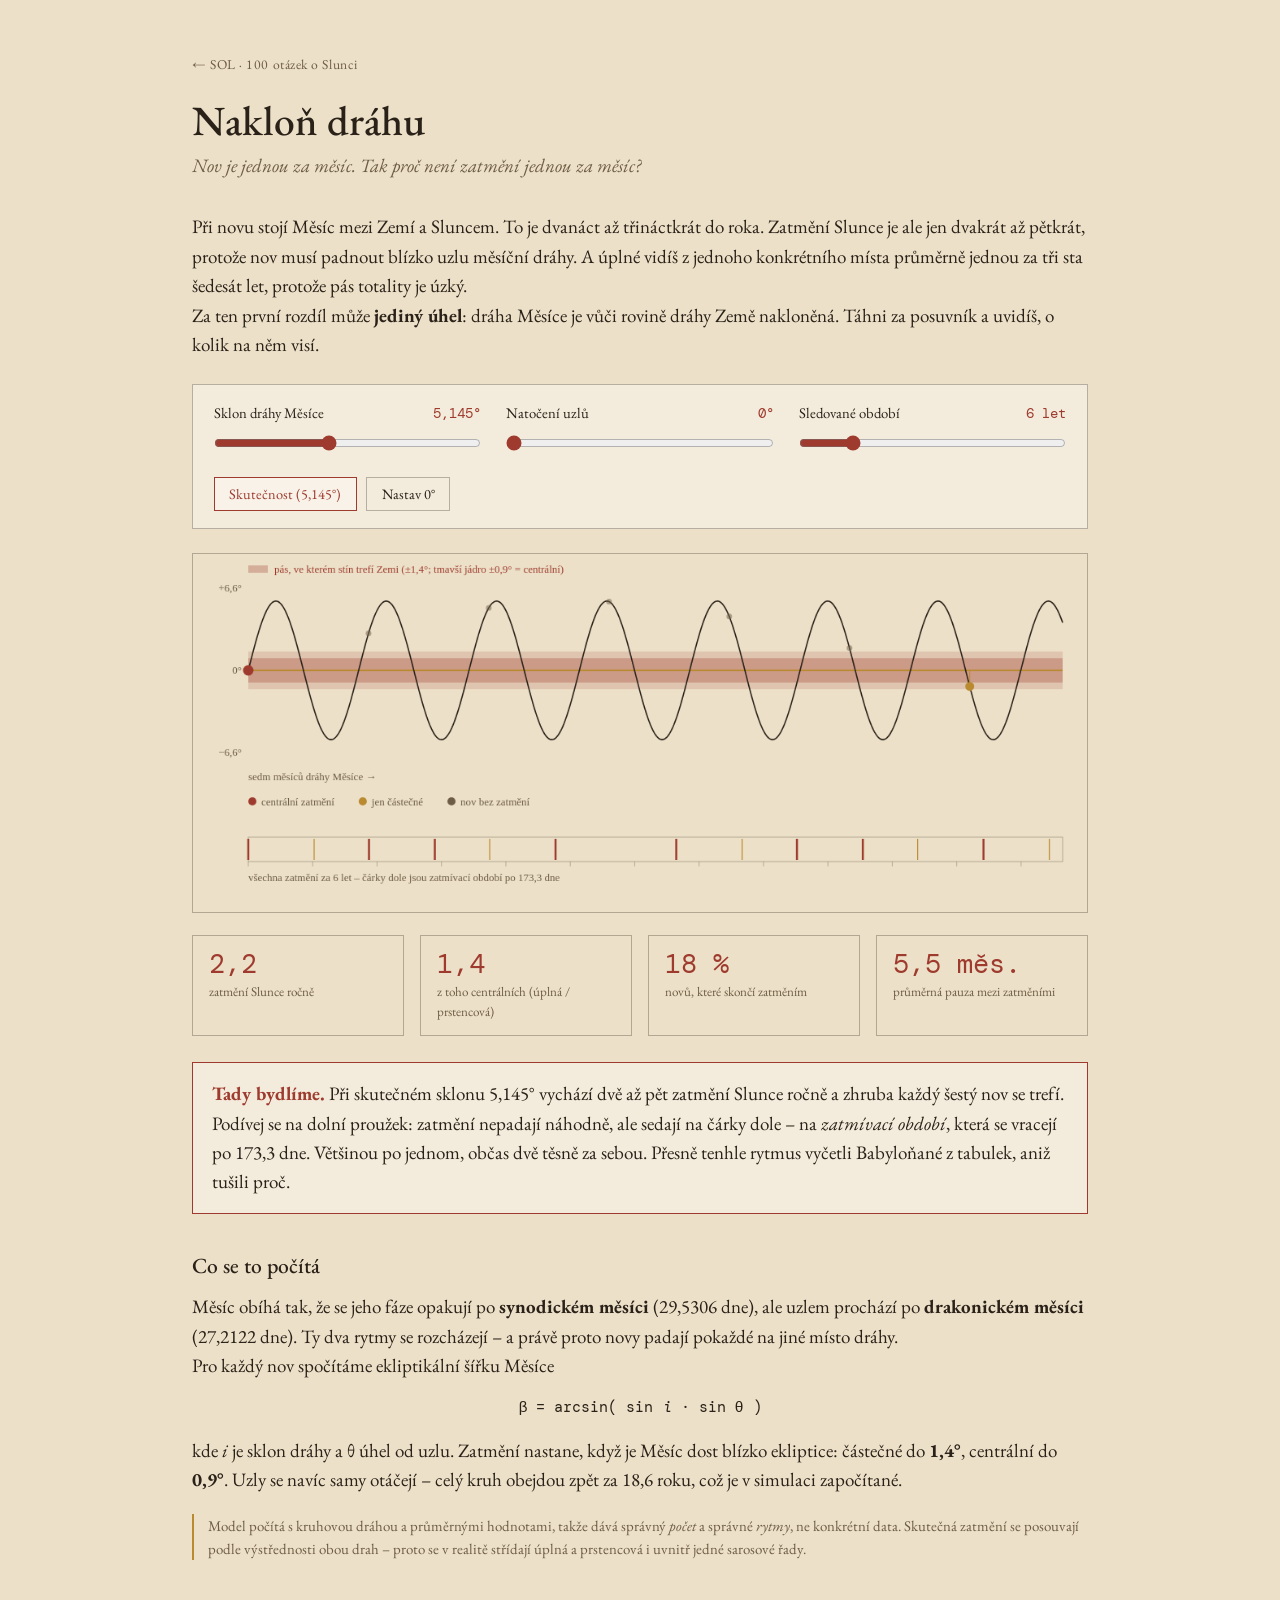
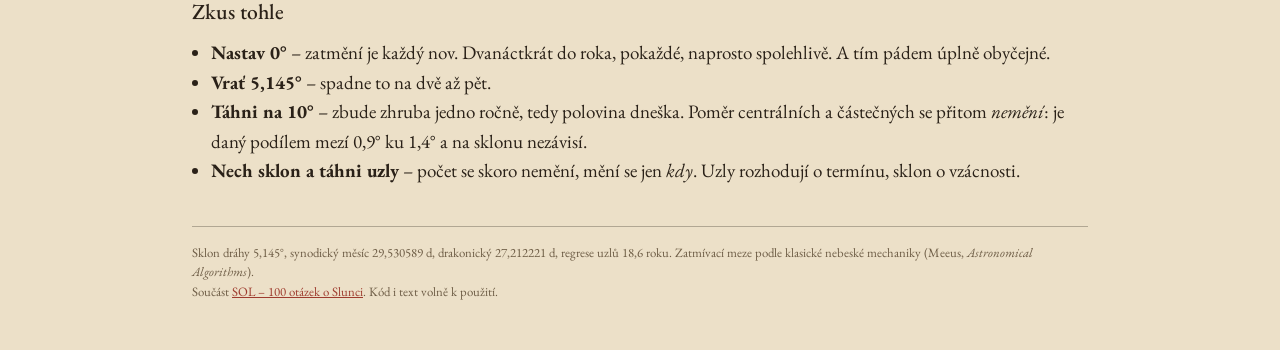
<file: crm/sol/sim/naklon-drahy.html>
<!doctype html>
<html lang="cs">
<head>
<meta charset="utf-8">
<meta name="viewport" content="width=device-width, initial-scale=1">
<title>Nakloň dráhu – proč není zatmění každý měsíc | SOL</title>
<meta name="description" content="Celá vzácnost zatmění Slunce visí na jednom úhlu. Tady si na něj můžeš sáhnout.">
<link rel="stylesheet" href="../../../assets/kodex.css">
</head>
<body>

<a class="zpet" href="../">← SOL · 100 otázek o Slunci</a>

<h1>Nakloň dráhu</h1>
<p class="podtitul">Nov je jednou za měsíc. Tak proč není zatmění jednou za měsíc?</p>

<p>Při novu stojí Měsíc mezi Zemí a Sluncem. To je dvanáct až třináctkrát do roka.
Zatmění Slunce je ale jen dvakrát až pětkrát, protože nov musí padnout blízko
uzlu měsíční dráhy. A úplné vidíš z jednoho konkrétního místa průměrně
jednou za tři sta šedesát let, protože pás totality je úzký.</p>

<p>Za ten první rozdíl může <strong>jediný úhel</strong>: dráha Měsíce je vůči rovině dráhy Země
nakloněná. Táhni za posuvník a uvidíš, o kolik na něm visí.</p>

<div class="ovladani">
  <div class="rada">
    <label for="sklon">Sklon dráhy Měsíce
      <span class="hodnota" id="sklon-v">5,145°</span></label>
    <input type="range" id="sklon" min="0" max="12" step="0.005" value="5.145">
  </div>
  <div class="rada">
    <label for="uzel">Natočení uzlů
      <span class="hodnota" id="uzel-v">0°</span></label>
    <input type="range" id="uzel" min="0" max="360" step="1" value="0">
  </div>
  <div class="rada">
    <label for="roky">Sledované období
      <span class="hodnota" id="roky-v">6 let</span></label>
    <input type="range" id="roky" min="2" max="24" step="1" value="6">
  </div>
  <div class="rada" style="display:flex;align-items:flex-end;gap:.6rem;flex-wrap:wrap">
    <button id="skutecnost" class="aktiv">Skutečnost (5,145°)</button>
    <button id="nula">Nastav 0°</button>
  </div>
</div>

<canvas id="platno" width="1100" height="440" aria-label="Dráha Měsíce vůči ekliptice a novy, které minou"></canvas>

<div class="vysledky">
  <div class="karta"><div class="cislo" id="v-rocne">–</div>
    <div class="popis">zatmění Slunce ročně</div></div>
  <div class="karta"><div class="cislo" id="v-uplna">–</div>
    <div class="popis">z toho centrálních (úplná / prstencová)</div></div>
  <div class="karta"><div class="cislo" id="v-podil">–</div>
    <div class="popis">novů, které skončí zatměním</div></div>
  <div class="karta"><div class="cislo" id="v-cekani">–</div>
    <div class="popis">průměrná pauza mezi zatměními</div></div>
</div>

<div class="aha" id="aha">…</div>

<h2 style="font-weight:500;font-size:1.35rem;margin:2.2rem 0 .6rem">Co se to počítá</h2>

<p>Měsíc obíhá tak, že se jeho fáze opakují po <strong>synodickém měsíci</strong>
(29,5306 dne), ale uzlem prochází po <strong>drakonickém měsíci</strong>
(27,2122 dne). Ty dva rytmy se rozcházejí – a právě proto novy padají pokaždé
na jiné místo dráhy.</p>

<p>Pro každý nov spočítáme ekliptikální šířku Měsíce</p>

<p style="font-family:'DM Mono',monospace;font-size:.95rem;text-align:center;margin:1rem 0">
β = arcsin( sin&nbsp;<em>i</em> · sin&nbsp;θ )</p>

<p>kde <em>i</em> je sklon dráhy a θ úhel od uzlu. Zatmění nastane, když je Měsíc
dost blízko ekliptice: částečné do <strong>1,4°</strong>, centrální do
<strong>0,9°</strong>. Uzly se navíc samy otáčejí – celý kruh obejdou zpět
za 18,6 roku, což je v simulaci započítané.</p>

<div class="poznamka">
Model počítá s kruhovou dráhou a průměrnými hodnotami, takže dává správný
<em>počet</em> a správné <em>rytmy</em>, ne konkrétní data. Skutečná zatmění
se posouvají podle výstřednosti obou drah – proto se v realitě střídají
úplná a prstencová i uvnitř jedné sarosové řady.
</div>

<h2 style="font-weight:500;font-size:1.35rem;margin:2.2rem 0 .6rem">Zkus tohle</h2>
<ul style="padding-left:1.2rem">
  <li><strong>Nastav 0°</strong> – zatmění je každý nov. Dvanáctkrát do roka,
      pokaždé, naprosto spolehlivě. A tím pádem úplně obyčejné.</li>
  <li><strong>Vrať 5,145°</strong> – spadne to na dvě až pět.</li>
  <li><strong>Táhni na 10°</strong> – zbude zhruba jedno ročně, tedy polovina dneška.
      Poměr centrálních a částečných se přitom <em>nemění</em>: je daný podílem
      mezí 0,9° ku 1,4° a na sklonu nezávisí.</li>
  <li><strong>Nech sklon a táhni uzly</strong> – počet se skoro nemění,
      mění se jen <em>kdy</em>. Uzly rozhodují o termínu, sklon o vzácnosti.</li>
</ul>

<div class="zdroje">
  Sklon dráhy 5,145°, synodický měsíc 29,530589 d, drakonický 27,212221 d,
  regrese uzlů 18,6 roku. Zatmívací meze podle klasické nebeské mechaniky
  (Meeus, <em>Astronomical Algorithms</em>).<br>
  Součást <a href="../">SOL – 100 otázek o Slunci</a>. Kód i text volně k použití.
</div>

<script>
const SYN = 29.530589;   // synodický měsíc [d]
const DRA = 27.212221;   // drakonický měsíc [d]
const UZLY_OBEH = 6798.4; // regrese uzlů [d] = 18,6 roku
const MEZ_CAST = 1.40;   // zatmívací mez pro částečné [°]
const MEZ_CENTR = 0.90;  // pro centrální [°]

const $ = id => document.getElementById(id);
const platno = $('platno');
const ctx = platno.getContext('2d');

function barva(nazev) {
  return getComputedStyle(document.documentElement).getPropertyValue(nazev).trim();
}

/* ── výpočet ────────────────────────────────────────────────── */
function spocitej(sklon, uzel0, roky) {
  const dnu = roky * 365.25;
  const novy = [];
  let castecna = 0, centralni = 0;

  for (let k = 0; k * SYN < dnu; k++) {
    const t = k * SYN;
    // úhel od uzlu: postup po drakonickém měsíci, mínus vlastní regrese uzlů
    const theta = 360 * (t / DRA) + uzel0 + 360 * (t / UZLY_OBEH);
    const rad = theta * Math.PI / 180;
    const beta = Math.asin(Math.sin(sklon * Math.PI / 180) * Math.sin(rad)) * 180 / Math.PI;
    const abs = Math.abs(beta);
    let typ = 'zadne';
    if (abs < MEZ_CENTR) { typ = 'centralni'; centralni++; castecna++; }
    else if (abs < MEZ_CAST) { typ = 'castecne'; castecna++; }
    novy.push({ t, beta, typ });
  }
  return { novy, castecna, centralni, roky, dnu };
}

/* ── kreslení ───────────────────────────────────────────────── */
const OKNO_DNU = 200;   // horní graf: ~7 měsíců, aby byly vlny čitelné

function nakresli(v, sklon, uzel0) {
  const W = platno.width, H = platno.height;
  const ink = barva('--ink'), mut = barva('--mut'), acc = barva('--acc'),
        okr = barva('--okr'), paper = barva('--paper'), hair = barva('--hair');

  ctx.clearRect(0, 0, W, H);
  ctx.fillStyle = paper; ctx.fillRect(0, 0, W, H);

  const L = 68, R = W - 30, HORNI = 34, DOLNI = 252;
  const stred = (HORNI + DOLNI) / 2;
  // svislé měřítko se přizpůsobí sklonu, ať je pás vždy vidět v proporci
  const rozsah = Math.max(2.2, sklon * 1.28);
  const skala = (DOLNI - HORNI) / 2 / rozsah;

  const x = t => L + (R - L) * t / OKNO_DNU;
  const y = b => stred - b * skala;
  ctx.font = '13px "EB Garamond", Georgia, serif';

  // pás zatmívacích mezí
  ctx.fillStyle = acc; ctx.globalAlpha = .16;
  ctx.fillRect(L, y(MEZ_CAST), R - L, y(-MEZ_CAST) - y(MEZ_CAST));
  ctx.globalAlpha = .3;
  ctx.fillRect(L, y(MEZ_CENTR), R - L, y(-MEZ_CENTR) - y(MEZ_CENTR));
  ctx.globalAlpha = 1;

  // ekliptika
  ctx.strokeStyle = okr; ctx.lineWidth = 2;
  ctx.beginPath(); ctx.moveTo(L, y(0)); ctx.lineTo(R, y(0)); ctx.stroke();

  // dráha Měsíce
  ctx.strokeStyle = ink; ctx.lineWidth = 1.6;
  ctx.beginPath();
  for (let t = 0; t <= OKNO_DNU; t += 0.25) {
    const th = (360 * (t / DRA) + uzel0 + 360 * (t / UZLY_OBEH)) * Math.PI / 180;
    const b = Math.asin(Math.sin(sklon * Math.PI / 180) * Math.sin(th)) * 180 / Math.PI;
    t === 0 ? ctx.moveTo(x(t), y(b)) : ctx.lineTo(x(t), y(b));
  }
  ctx.stroke();

  // novy v okně
  v.novy.filter(n => n.t <= OKNO_DNU).forEach(n => {
    const px = x(n.t), py = y(n.beta);
    if (n.typ !== 'zadne') {          // spojnice k ekliptice = „stín míří sem“
      ctx.strokeStyle = n.typ === 'centralni' ? acc : okr;
      ctx.lineWidth = 1;
      ctx.beginPath(); ctx.moveTo(px, py); ctx.lineTo(px, y(0)); ctx.stroke();
    }
    ctx.beginPath();
    if (n.typ === 'centralni')      { ctx.fillStyle = acc; ctx.arc(px, py, 6.5, 0, 7); }
    else if (n.typ === 'castecne')  { ctx.fillStyle = okr; ctx.arc(px, py, 5.5, 0, 7); }
    else { ctx.fillStyle = mut; ctx.globalAlpha = .5; ctx.arc(px, py, 3.5, 0, 7); }
    ctx.fill(); ctx.globalAlpha = 1;
  });

  // osa Y
  ctx.fillStyle = mut; ctx.textAlign = 'right';
  const horniPopis = rozsah.toFixed(1).replace('.', ',');
  ctx.fillText('+' + horniPopis + '°', L - 8, y(rozsah) + 12);
  ctx.fillText('0°', L - 8, y(0) + 4);
  ctx.fillText('−' + horniPopis + '°', L - 8, y(-rozsah) - 4);

  // popisek pásu – nad graf, mimo dosah křivky
  ctx.textAlign = 'left';
  ctx.fillStyle = acc; ctx.globalAlpha = .3;
  ctx.fillRect(L, 14, 24, 9);
  ctx.globalAlpha = 1;
  ctx.fillText('pás, ve kterém stín trefí Zemi (±1,4°; tmavší jádro ±0,9° = centrální)',
               L + 32, 23);

  ctx.fillStyle = mut;
  ctx.fillText('sedm měsíců dráhy Měsíce →', L, DOLNI + 26);

  // legenda
  const leg = [[acc, 'centrální zatmění'], [okr, 'jen částečné'], [mut, 'nov bez zatmění']];
  let lx = L;
  leg.forEach(([c, t]) => {
    ctx.fillStyle = c; ctx.beginPath(); ctx.arc(lx + 5, DOLNI + 52, 5, 0, 7); ctx.fill();
    ctx.fillStyle = mut; ctx.fillText(t, lx + 16, DOLNI + 57);
    lx += ctx.measureText(t).width + 46;
  });

  // ── dolní proužek: zatmívací období ─────────────────────────
  const PY = DOLNI + 96, PH = 30;
  ctx.strokeStyle = hair; ctx.lineWidth = 1;
  ctx.strokeRect(L, PY, R - L, PH);
  v.novy.forEach(n => {
    if (n.typ === 'zadne') return;
    const px = L + (R - L) * n.t / v.dnu;
    ctx.strokeStyle = n.typ === 'centralni' ? acc : okr;
    ctx.lineWidth = n.typ === 'centralni' ? 2.5 : 1.2;
    ctx.beginPath(); ctx.moveTo(px, PY + 2); ctx.lineTo(px, PY + PH - 2); ctx.stroke();
  });
  // značky zatmívacích období po 173,3 dne – proti nim se dá rytmus ověřit
  const SEZONA = 173.31;
  ctx.strokeStyle = mut; ctx.globalAlpha = .5; ctx.lineWidth = .8;
  for (let s = 0; s * SEZONA < v.dnu; s++) {
    const px = L + (R - L) * (s * SEZONA) / v.dnu;
    ctx.beginPath(); ctx.moveTo(px, PY + PH); ctx.lineTo(px, PY + PH + 6); ctx.stroke();
  }
  ctx.globalAlpha = 1;
  ctx.fillStyle = mut; ctx.textAlign = 'left';
  ctx.fillText(`všechna zatmění za ${v.roky} let – čárky dole jsou zatmívací období po 173,3 dne`,
               L, PY + PH + 24);
}

/* ── běh ────────────────────────────────────────────────────── */
function prekresli() {
  const sklon = parseFloat($('sklon').value);
  const uzel  = parseFloat($('uzel').value);
  const roky  = parseInt($('roky').value);

  $('sklon-v').textContent = sklon.toFixed(3).replace('.', ',') + '°';
  $('uzel-v').textContent  = uzel + '°';
  $('roky-v').textContent  = roky + (roky < 5 ? ' roky' : ' let');

  // statistiku počítáme přes 200 let, ať nekmitá; proužek jen přes zvolené období
  const stat = spocitej(sklon, uzel, 200);
  const v = spocitej(sklon, uzel, roky);
  nakresli(v, sklon, uzel);

  const rocne = stat.castecna / 200;
  const centRocne = stat.centralni / 200;
  const podil = 100 * stat.castecna / stat.novy.length;

  $('v-rocne').textContent  = rocne.toFixed(1).replace('.', ',');
  $('v-uplna').textContent  = centRocne.toFixed(1).replace('.', ',');
  $('v-podil').textContent  = podil.toFixed(0) + ' %';
  $('v-cekani').textContent = stat.castecna
      ? (stat.dnu / stat.castecna / 30.44).toFixed(1).replace('.', ',') + ' měs.'
      : '–';

  $('skutecnost').classList.toggle('aktiv', Math.abs(sklon - 5.145) < 0.01);
  $('nula').classList.toggle('aktiv', sklon < 0.01);

  let text;
  if (sklon < 0.05) {
    text = '<strong>Sklon nula.</strong> Zatmění je při <em>každém</em> novu – dvanáctkrát do roka, ' +
      'napořád, bez výjimky. Kdyby byl vesmír takhle zařízený, nepostavili by kvůli zatmění ' +
      'Stonehenge, nevznikla by z toho žádná pověra a Eddington by na ověření Einsteina ' +
      'nemusel čekat do roku 1919. Byl by to jev asi tak vzrušující jako úterý.';
  } else if (sklon < 2) {
    text = '<strong>Skoro v rovině.</strong> Zatmění je pořád skoro každý měsíc. ' +
      'Ta „úžasná kosmická shoda“, o které se mluví, je ve skutečnosti otázka ' +
      'jediného úhlu – a ty ho zrovna držíš v ruce.';
  } else if (Math.abs(sklon - 5.145) < 0.4) {
    text = '<strong>Tady bydlíme.</strong> Při skutečném sklonu 5,145° vychází dvě až pět ' +
      'zatmění Slunce ročně a zhruba každý šestý nov se trefí. Podívej se na dolní proužek: ' +
      'zatmění nepadají náhodně, ale sedají na čárky dole – na <em>zatmívací období</em>, ' +
      'která se vracejí po 173,3 dne. Většinou po jednom, občas dvě těsně za sebou. ' +
      'Přesně tenhle rytmus vyčetli Babyloňané z tabulek, aniž tušili proč.';
  } else if (sklon < 8) {
    text = '<strong>Strmější dráha.</strong> Měsíc protíná pás rychleji, takže počet zatmění klesá ' +
      'a zatmívací období se zkracují – zatmění se shluknou do těsnějších skupinek. ' +
      'Poměr centrálních k částečným se ale nemění: je daný podílem obou mezí, ' +
      '0,9° ku 1,4°, a ten na sklonu nezávisí.';
  } else {
    text = '<strong>Zatmění se stává raritou.</strong> Při sklonu přes 10° zbude zhruba jedno ročně, ' +
      'tedy dvakrát méně než dnes. Kdyby Měsíc obíhal takhle, byla by koróna něčím, ' +
      'co za život uvidí jen menšina lidí – a astronomie by se vyvíjela úplně jinak.';
  }
  $('aha').innerHTML = text;
}

['sklon', 'uzel', 'roky'].forEach(id => $(id).addEventListener('input', prekresli));
$('skutecnost').addEventListener('click', () => { $('sklon').value = 5.145; prekresli(); });
$('nula').addEventListener('click',       () => { $('sklon').value = 0;     prekresli(); });
matchMedia('(prefers-color-scheme: dark)').addEventListener('change', prekresli);

prekresli();
</script>
</body>
</html>
</file>
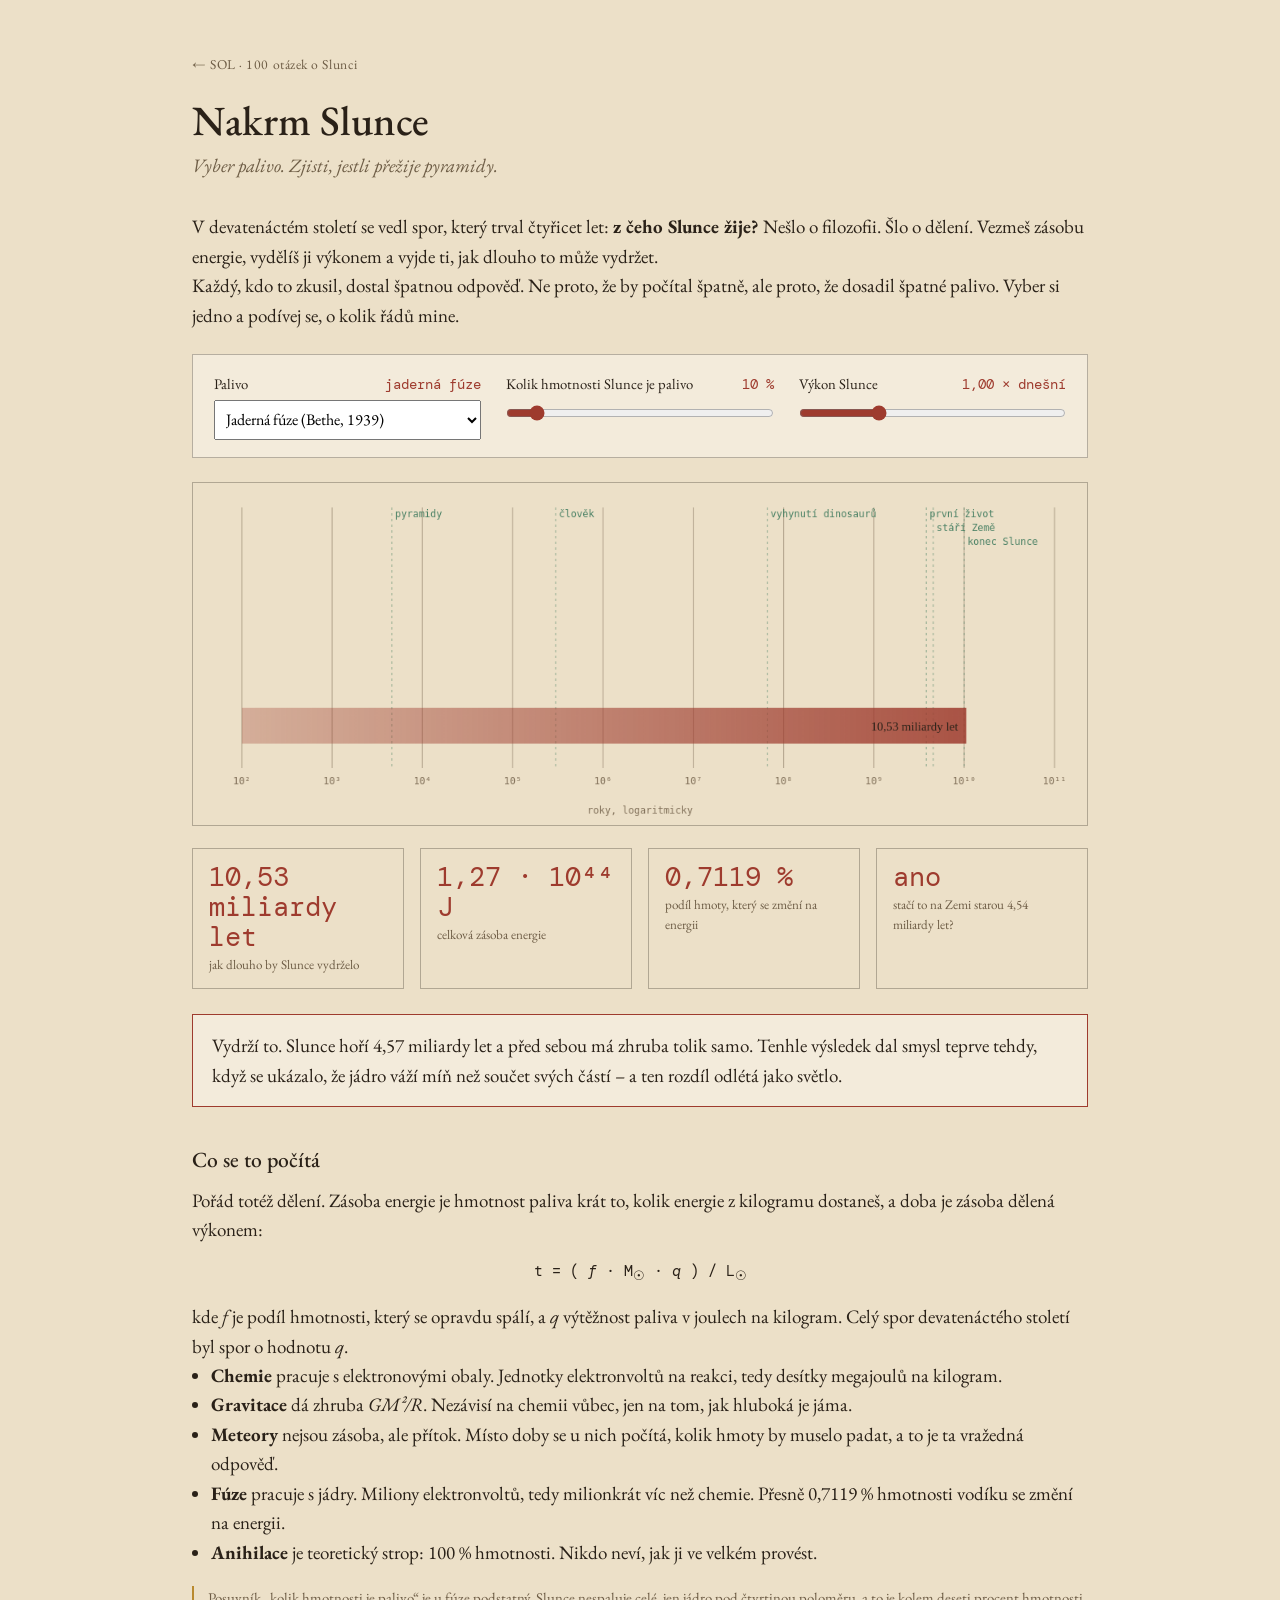
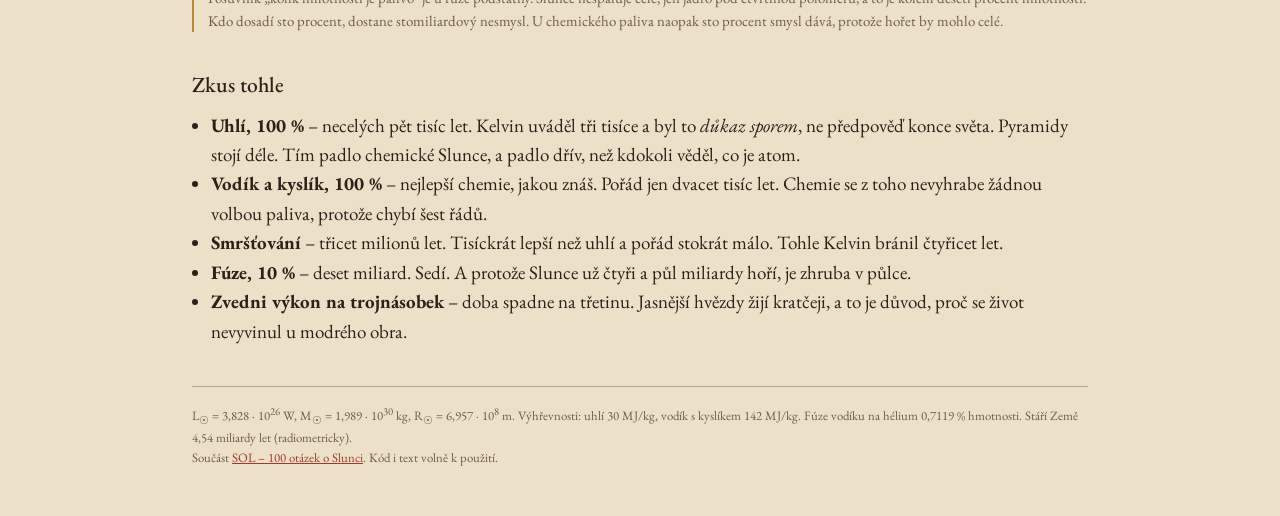
<file: crm/sol/sim/nakrm-slunce.html>
<!doctype html>
<html lang="cs">
<head>
<meta charset="utf-8">
<meta name="viewport" content="width=device-width, initial-scale=1">
<title>Nakrm Slunce – čím by mohlo svítit a jak dlouho | SOL</title>
<meta name="description" content="Kelvin dal Slunci tři tisíce let a mýlil se. Vyber palivo a spočítej si, jak dlouho by Slunce vydrželo.">
<link rel="stylesheet" href="../../../assets/kodex.css">
</head>
<body>

<a class="zpet" href="../">← SOL · 100 otázek o Slunci</a>

<h1>Nakrm Slunce</h1>
<p class="podtitul">Vyber palivo. Zjisti, jestli přežije pyramidy.</p>

<p>V devatenáctém století se vedl spor, který trval čtyřicet let: <strong>z čeho
Slunce žije?</strong> Nešlo o filozofii. Šlo o dělení. Vezmeš zásobu energie,
vydělíš ji výkonem a vyjde ti, jak dlouho to může vydržet.</p>

<p>Každý, kdo to zkusil, dostal špatnou odpověď. Ne proto, že by počítal špatně,
ale proto, že dosadil špatné palivo. Vyber si jedno a podívej se, o kolik řádů
mine.</p>

<div class="ovladani">
  <div class="rada">
    <label for="palivo">Palivo <span class="hodnota" id="palivo-v">chemické – uhlí</span></label>
    <select id="palivo" style="width:100%;padding:.45rem;font-family:inherit;font-size:1rem">
      <option value="uhli">Chemické: uhlí (30 MJ/kg)</option>
      <option value="vodikO2">Chemické: vodík a kyslík (142 MJ/kg)</option>
      <option value="meteory">Padající meteory (Mayer, 1848)</option>
      <option value="smrst">Gravitační smršťování (Kelvin, 1862)</option>
      <option value="fuze" selected>Jaderná fúze (Bethe, 1939)</option>
      <option value="anihilace">Úplná anihilace hmoty</option>
    </select>
  </div>
  <div class="rada">
    <label for="hmota">Kolik hmotnosti Slunce je palivo
      <span class="hodnota" id="hmota-v">10 %</span></label>
    <input type="range" id="hmota" min="1" max="100" step="1" value="10">
  </div>
  <div class="rada">
    <label for="vykon">Výkon Slunce
      <span class="hodnota" id="vykon-v">1,00 × dnešní</span></label>
    <input type="range" id="vykon" min="0.2" max="3" step="0.01" value="1">
  </div>
</div>

<canvas id="platno" width="1100" height="420" aria-label="Logaritmická osa času, na které je vidět, jak dlouho by Slunce vydrželo"></canvas>

<div class="vysledky">
  <div class="karta"><div class="cislo" id="v-doba">–</div>
    <div class="popis">jak dlouho by Slunce vydrželo</div></div>
  <div class="karta"><div class="cislo" id="v-energie">–</div>
    <div class="popis">celková zásoba energie</div></div>
  <div class="karta"><div class="cislo" id="v-podil">–</div>
    <div class="popis">podíl hmoty, který se změní na energii</div></div>
  <div class="karta"><div class="cislo" id="v-verdikt">–</div>
    <div class="popis">stačí to na Zemi starou 4,54 miliardy let?</div></div>
</div>

<div class="aha" id="aha">…</div>

<h2 style="font-weight:500;font-size:1.35rem;margin:2.2rem 0 .6rem">Co se to počítá</h2>

<p>Pořád totéž dělení. Zásoba energie je hmotnost paliva krát to, kolik energie
z kilogramu dostaneš, a doba je zásoba dělená výkonem:</p>

<p style="font-family:'DM Mono',monospace;font-size:.95rem;text-align:center;margin:1rem 0">
t = ( <em>f</em> · M<sub>☉</sub> · <em>q</em> ) / L<sub>☉</sub></p>

<p>kde <em>f</em> je podíl hmotnosti, který se opravdu spálí, a <em>q</em> výtěžnost
paliva v joulech na kilogram. Celý spor devatenáctého století byl spor
o hodnotu <em>q</em>.</p>

<ul style="padding-left:1.2rem">
  <li><strong>Chemie</strong> pracuje s elektronovými obaly. Jednotky elektronvoltů
      na reakci, tedy desítky megajoulů na kilogram.</li>
  <li><strong>Gravitace</strong> dá zhruba <em>GM²/R</em>. Nezávisí na chemii vůbec,
      jen na tom, jak hluboká je jáma.</li>
  <li><strong>Meteory</strong> nejsou zásoba, ale přítok. Místo doby se u nich
      počítá, kolik hmoty by muselo padat, a to je ta vražedná odpověď.</li>
  <li><strong>Fúze</strong> pracuje s jádry. Miliony elektronvoltů, tedy
      milionkrát víc než chemie. Přesně 0,7119 % hmotnosti vodíku
      se změní na energii.</li>
  <li><strong>Anihilace</strong> je teoretický strop: 100 % hmotnosti.
      Nikdo neví, jak ji ve velkém provést.</li>
</ul>

<div class="poznamka">
Posuvník „kolik hmotnosti je palivo“ je u fúze podstatný. Slunce nespaluje
celé, jen jádro pod čtvrtinou poloměru, a to je kolem deseti procent hmotnosti.
Kdo dosadí sto procent, dostane stomiliardový nesmysl. U chemického paliva
naopak sto procent smysl dává, protože hořet by mohlo celé.
</div>

<h2 style="font-weight:500;font-size:1.35rem;margin:2.2rem 0 .6rem">Zkus tohle</h2>
<ul style="padding-left:1.2rem">
  <li><strong>Uhlí, 100 %</strong> – necelých pět tisíc let. Kelvin uváděl tři
      tisíce a byl to <em>důkaz sporem</em>, ne předpověď konce světa.
      Pyramidy stojí déle. Tím padlo chemické Slunce, a padlo dřív, než kdokoli
      věděl, co je atom.</li>
  <li><strong>Vodík a kyslík, 100 %</strong> – nejlepší chemie, jakou znáš. Pořád
      jen dvacet tisíc let. Chemie se z toho nevyhrabe žádnou volbou paliva,
      protože chybí šest řádů.</li>
  <li><strong>Smršťování</strong> – třicet milionů let. Tisíckrát lepší než uhlí
      a pořád stokrát málo. Tohle Kelvin bránil čtyřicet let.</li>
  <li><strong>Fúze, 10 %</strong> – deset miliard. Sedí. A protože Slunce už čtyři
      a půl miliardy hoří, je zhruba v půlce.</li>
  <li><strong>Zvedni výkon na trojnásobek</strong> – doba spadne na třetinu.
      Jasnější hvězdy žijí kratčeji, a to je důvod, proč se život nevyvinul
      u modrého obra.</li>
</ul>

<div class="zdroje">
  L<sub>☉</sub> = 3,828 · 10<sup>26</sup> W, M<sub>☉</sub> = 1,989 · 10<sup>30</sup> kg,
  R<sub>☉</sub> = 6,957 · 10<sup>8</sup> m. Výhřevnosti: uhlí 30 MJ/kg,
  vodík s kyslíkem 142 MJ/kg. Fúze vodíku na hélium 0,7119 % hmotnosti.
  Stáří Země 4,54 miliardy let (radiometricky).<br>
  Součást <a href="../">SOL – 100 otázek o Slunci</a>. Kód i text volně k použití.
</div>

<script>
const L = 3.828e26, M = 1.98892e30, R = 6.957e8;
const G = 6.6743e-11, C = 2.99792458e8;
const ROK = 3.155693e7;
const ZEME_M = 5.9722e24, ZEME_STARI = 4.54e9;

// q = joulů na kilogram paliva; u smršťování a meteorů se počítá jinak
const PALIVA = {
  uhli:     { jm: "chemické – uhlí",        q: 30e6,  vychozi: 100 },
  vodikO2:  { jm: "chemické – vodík a kyslík", q: 142e6, vychozi: 100 },
  meteory:  { jm: "padající meteory",       q: null,  vychozi: 100 },
  smrst:    { jm: "gravitační smršťování",  q: null,  vychozi: 100 },
  fuze:     { jm: "jaderná fúze",           q: 0.007119 * C * C, vychozi: 10 },
  anihilace:{ jm: "úplná anihilace",        q: C * C, vychozi: 10 },
};

// milníky na logaritmické ose [roky, popis]
const MILNIKY = [
  [4600, "pyramidy"],
  [3.0e5, "člověk"],
  [6.6e7, "vyhynutí dinosaurů"],
  [3.8e9, "první život"],
  [ZEME_STARI, "stáří Země"],
  [1.0e10, "konec Slunce"],
];

const el = (id) => document.getElementById(id);
const platno = el("platno"), ctx = platno.getContext("2d");

function spocitej(kod, podil, vykonNasobek) {
  const p = PALIVA[kod], Lx = L * vykonNasobek, f = podil / 100;
  let energie, doba, zlomek, pozn;

  if (kod === "smrst") {
    // Kelvinova-Helmholtzova škála. Faktor 3/10 pro homogenní kouli.
    energie = 0.3 * G * M * M / R;
    doba = energie / Lx / ROK;
    zlomek = energie / (M * C * C);
    pozn = "Podíl paliva se tu neuplatní: smršťuje se celá hvězda naráz.";
  } else if (kod === "meteory") {
    // Není to zásoba, ale přítok. Vrátíme, kolik hmoty musí padat.
    const eNaKg = G * M / R;
    const tok = Lx / eNaKg;                  // kg/s
    energie = null;
    doba = Infinity;
    zlomek = null;
    pozn = "Vydrží to napořád, ale za cenu, kterou nikdo nezaplatí: "
         + (tok * ROK / ZEME_M * 100).toFixed(2)
         + " % hmotnosti Země by muselo do Slunce spadnout každý rok. "
         + "Slunce by měřitelně přibývalo a dráhy planet by se stahovaly.";
  } else {
    energie = f * M * p.q;
    doba = energie / Lx / ROK;
    zlomek = p.q / (C * C);
    pozn = null;
  }
  return { energie, doba, zlomek, pozn, jm: p.jm };
}

function cislo(x, des = 2) {
  return x.toFixed(des).replace(".", ",");
}

function dobaText(t) {
  if (!isFinite(t)) return "neomezeně";
  if (t < 1e4) return cislo(t, 0).replace(/\B(?=(\d{3})+(?!\d))/g, " ") + " let";
  if (t < 1e6) return cislo(t / 1e3, 1) + " tisíce let";
  if (t < 1e9) return cislo(t / 1e6, 1) + " milionu let";
  if (t < 1e12) return cislo(t / 1e9, 2) + " miliardy let";
  // anihilace dá 1,5 bilionu, a „1479,76 miliardy" se nedá přečíst
  return cislo(t / 1e12, 2) + " bilionu let";
}

// „3,34e-8 %" je strojový zápis. V češtině mocnina deseti.
function procentaText(zlomek) {
  if (zlomek === null) return "–";
  const p = zlomek * 100;
  if (p >= 0.001) return cislo(p, 4) + " %";
  const exp = Math.floor(Math.log10(p));
  const mant = p / Math.pow(10, exp);
  const horni = String(exp).replace("-", "⁻").replace(/\d/g, d => "⁰¹²³⁴⁵⁶⁷⁸⁹"[d]);
  return cislo(mant, 1) + " · 10" + horni + " %";
}

function energieText(e) {
  if (e === null) return "žádná zásoba";
  // exponent se musí dopočítat, ne zvolit napevno: mezi uhlím a anihilací
  // je devět řádů a pevné 10^40 dělalo z výsledku „12725,58 · 10⁴⁰"
  const exp = Math.floor(Math.log10(e));
  const mant = e / Math.pow(10, exp);
  const horni = String(exp).replace(/\d/g, d => "⁰¹²³⁴⁵⁶⁷⁸⁹"[d]);
  return cislo(mant, 2) + " · 10" + horni + " J";
}

function kresli(v) {
  const W = platno.width, H = platno.height;
  ctx.clearRect(0, 0, W, H);
  const okr = { l: 60, r: 40, t: 30, b: 70 };
  const sirka = W - okr.l - okr.r;
  const LOG_MIN = 2, LOG_MAX = 11;      // 100 let až 100 miliard
  const x = (roky) => okr.l + (Math.log10(roky) - LOG_MIN) / (LOG_MAX - LOG_MIN) * sirka;

  // osa
  ctx.strokeStyle = "rgba(110,93,70,.5)";
  ctx.lineWidth = 1;
  ctx.font = "12px 'DM Mono', monospace";
  ctx.textAlign = "center";
  for (let e = LOG_MIN; e <= LOG_MAX; e++) {
    const xx = x(Math.pow(10, e));
    ctx.beginPath(); ctx.moveTo(xx, okr.t); ctx.lineTo(xx, H - okr.b); ctx.stroke();
    ctx.fillStyle = "rgba(110,93,70,.85)";
    ctx.fillText("10" + String(e).replace(/\d/g, d => "⁰¹²³⁴⁵⁶⁷⁸⁹"[d]), xx, H - okr.b + 20);
  }
  ctx.fillStyle = "rgba(110,93,70,.85)";
  ctx.fillText("roky, logaritmicky", W / 2, H - 14);

  // Milníky. Střídání dvou řádků nestačilo: tři z nich leží mezi 4·10⁹
  // a 10¹⁰ a popisky se slily do nečitelné kaše. Proto se drží obsazené
  // úseky a popisek se posouvá dolů, dokud nenajde volno.
  ctx.font = "12px 'DM Mono', monospace";
  const obsazene = [];
  MILNIKY.forEach(([roky, popis]) => {
    const xx = x(roky);
    ctx.strokeStyle = "rgba(63,122,94,.55)";
    ctx.setLineDash([3, 4]);
    ctx.beginPath(); ctx.moveTo(xx, okr.t); ctx.lineTo(xx, H - okr.b); ctx.stroke();
    ctx.setLineDash([]);

    const sir = ctx.measureText(popis).width;
    let radek = 0;
    while (obsazene.some(o => o.radek === radek
                              && xx + 4 < o.do && xx + 4 + sir > o.od)) {
      radek++;
    }
    obsazene.push({ radek, od: xx + 4, do: xx + 4 + sir + 8 });

    ctx.fillStyle = "rgba(63,122,94,.95)";
    ctx.textAlign = "left";
    ctx.fillText(popis, xx + 4, okr.t + 12 + radek * 17);
  });

  // sloupec výsledku
  const y0 = H - okr.b - 74, vys = 44;
  if (isFinite(v.doba)) {
    const konec = Math.min(x(Math.max(v.doba, 100)), W - okr.r);
    const grad = ctx.createLinearGradient(okr.l, 0, konec, 0);
    grad.addColorStop(0, "rgba(158,59,46,.30)");
    grad.addColorStop(1, "rgba(158,59,46,.85)");
    ctx.fillStyle = grad;
    ctx.fillRect(okr.l, y0, Math.max(2, konec - okr.l), vys);
    ctx.fillStyle = "#2A2118";
    ctx.textAlign = konec > W * 0.7 ? "right" : "left";
    ctx.font = "15px 'EB Garamond', Georgia, serif";
    ctx.fillText(dobaText(v.doba), konec > W * 0.7 ? konec - 10 : konec + 10, y0 + 28);
  } else {
    ctx.fillStyle = "rgba(185,138,47,.75)";
    ctx.fillRect(okr.l, y0, W - okr.l - okr.r, vys);
    ctx.fillStyle = "#2A2118";
    ctx.textAlign = "center";
    ctx.font = "15px 'EB Garamond', Georgia, serif";
    ctx.fillText("vydrží napořád, ale za nemožnou cenu", W / 2, y0 + 28);
  }
}

function prekresli() {
  const kod = el("palivo").value;
  const podil = +el("hmota").value;
  const vykon = +el("vykon").value;

  el("palivo-v").textContent = PALIVA[kod].jm;
  el("hmota-v").textContent = podil + " %";
  el("vykon-v").textContent = cislo(vykon) + " × dnešní";

  const v = spocitej(kod, podil, vykon);
  el("v-doba").textContent = dobaText(v.doba);
  el("v-energie").textContent = energieText(v.energie);
  el("v-podil").textContent = procentaText(v.zlomek);

  const staci = isFinite(v.doba) ? v.doba >= ZEME_STARI : true;
  el("v-verdikt").textContent = staci ? "ano" : "ne, chybí "
    + cislo(Math.log10(ZEME_STARI / v.doba), 1) + " řádu";

  let aha;
  if (v.pozn) {
    aha = v.pozn;
  } else if (!staci) {
    const kolikrat = ZEME_STARI / v.doba;
    aha = "Země je stará 4,54 miliardy let a v horninách to má zapsané. "
        + "Tohle palivo by vydrželo " + dobaText(v.doba)
        + ", tedy " + (kolikrat > 1000 ? Math.round(kolikrat / 1000) + " tisíckrát"
                                       : Math.round(kolikrat) + "krát")
        + " méně. Slunce, které zhasne dřív, než vznikne život, je vyloučené. "
        + "Přesně takhle se v devatenáctém století vylučovala paliva.";
  } else {
    aha = "Vydrží to. Slunce hoří 4,57 miliardy let a před sebou má zhruba "
        + "tolik samo. Tenhle výsledek dal smysl teprve tehdy, když se ukázalo, "
        + "že jádro váží míň než součet svých částí – a ten rozdíl odlétá jako světlo.";
  }
  el("aha").textContent = aha;

  kresli(v);
}

el("palivo").addEventListener("change", () => {
  el("hmota").value = PALIVA[el("palivo").value].vychozi;
  prekresli();
});
["hmota", "vykon"].forEach(id => el(id).addEventListener("input", prekresli));
prekresli();
</script>
</body>
</html>
</file>
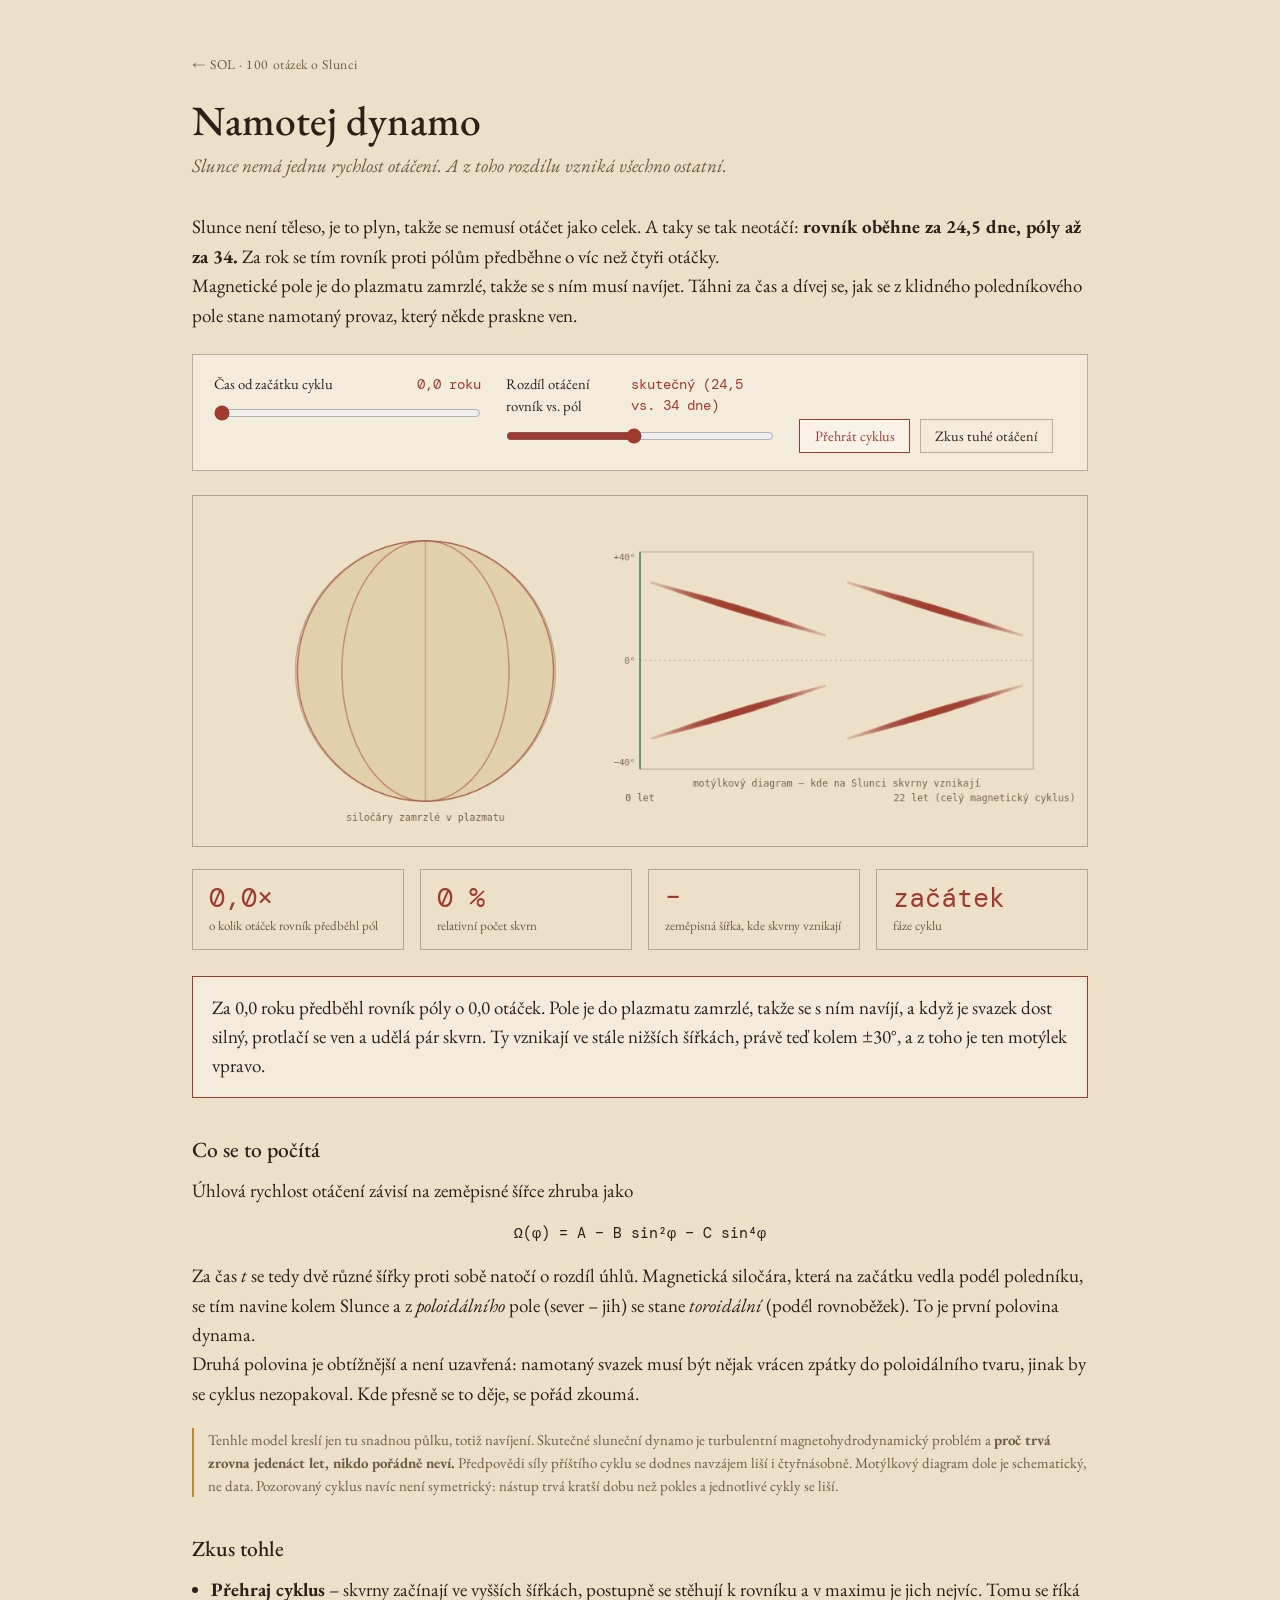
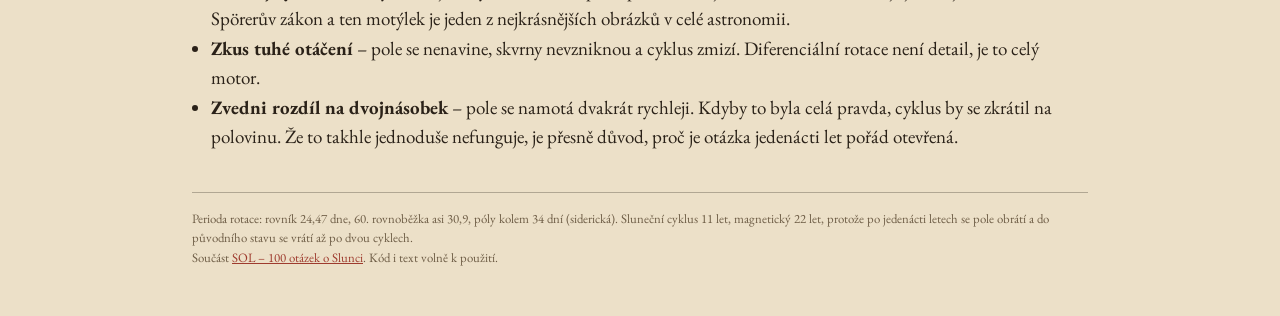
<file: crm/sol/sim/namotej-dynamo.html>
<!doctype html>
<html lang="cs">
<head>
<meta charset="utf-8">
<meta name="viewport" content="width=device-width, initial-scale=1">
<title>Namotej dynamo – proč má Slunce jedenáctiletý cyklus | SOL</title>
<meta name="description" content="Rovník Slunce se otáčí rychleji než póly. Namotej na tom magnetické pole a uvidíš, odkud se berou skvrny.">
<link rel="stylesheet" href="../../../assets/kodex.css">
</head>
<body>

<a class="zpet" href="../">← SOL · 100 otázek o Slunci</a>

<h1>Namotej dynamo</h1>
<p class="podtitul">Slunce nemá jednu rychlost otáčení. A z toho rozdílu vzniká všechno ostatní.</p>

<p>Slunce není těleso, je to plyn, takže se nemusí otáčet jako celek.
A taky se tak neotáčí: <strong>rovník oběhne za 24,5 dne, póly až za 34.</strong>
Za rok se tím rovník proti pólům předběhne o víc než čtyři otáčky.</p>

<p>Magnetické pole je do plazmatu zamrzlé, takže se s ním musí navíjet.
Táhni za čas a dívej se, jak se z klidného poledníkového pole stane
namotaný provaz, který někde praskne ven.</p>

<div class="ovladani">
  <div class="rada">
    <label for="cas">Čas od začátku cyklu
      <span class="hodnota" id="cas-v">0,0 roku</span></label>
    <input type="range" id="cas" min="0" max="11" step="0.05" value="0">
  </div>
  <div class="rada">
    <label for="rozdil">Rozdíl otáčení rovník vs. pól
      <span class="hodnota" id="rozdil-v">skutečný (24,5 vs. 34 dne)</span></label>
    <input type="range" id="rozdil" min="0" max="20" step="0.5" value="9.5">
  </div>
  <div class="rada" style="display:flex;align-items:flex-end;gap:.6rem;flex-wrap:wrap">
    <button id="prehraj" class="aktiv">Přehrát cyklus</button>
    <button id="tuhe">Zkus tuhé otáčení</button>
  </div>
</div>

<canvas id="platno" width="1100" height="430" aria-label="Navíjení magnetického pole diferenciální rotací a motýlkový diagram skvrn"></canvas>

<div class="vysledky">
  <div class="karta"><div class="cislo" id="v-otacky">–</div>
    <div class="popis">o kolik otáček rovník předběhl pól</div></div>
  <div class="karta"><div class="cislo" id="v-skvrny">–</div>
    <div class="popis">relativní počet skvrn</div></div>
  <div class="karta"><div class="cislo" id="v-sirka">–</div>
    <div class="popis">zeměpisná šířka, kde skvrny vznikají</div></div>
  <div class="karta"><div class="cislo" id="v-faze">–</div>
    <div class="popis">fáze cyklu</div></div>
</div>

<div class="aha" id="aha">…</div>

<h2 style="font-weight:500;font-size:1.35rem;margin:2.2rem 0 .6rem">Co se to počítá</h2>

<p>Úhlová rychlost otáčení závisí na zeměpisné šířce zhruba jako</p>

<p style="font-family:'DM Mono',monospace;font-size:.95rem;text-align:center;margin:1rem 0">
Ω(φ) = A − B sin²φ − C sin⁴φ</p>

<p>Za čas <em>t</em> se tedy dvě různé šířky proti sobě natočí o rozdíl úhlů.
Magnetická siločára, která na začátku vedla podél poledníku, se tím navine
kolem Slunce a z <em>poloidálního</em> pole (sever – jih) se stane
<em>toroidální</em> (podél rovnoběžek). To je první polovina dynama.</p>

<p>Druhá polovina je obtížnější a není uzavřená: namotaný svazek musí být
nějak vrácen zpátky do poloidálního tvaru, jinak by se cyklus nezopakoval.
Kde přesně se to děje, se pořád zkoumá.</p>

<div class="poznamka">
Tenhle model kreslí jen tu snadnou půlku, totiž navíjení. Skutečné sluneční
dynamo je turbulentní magnetohydrodynamický problém a <strong>proč trvá
zrovna jedenáct let, nikdo pořádně neví.</strong> Předpovědi síly příštího
cyklu se dodnes navzájem liší i čtyřnásobně. Motýlkový diagram dole je
schematický, ne data. Pozorovaný cyklus navíc není symetrický: nástup
trvá kratší dobu než pokles a jednotlivé cykly se liší.
</div>

<h2 style="font-weight:500;font-size:1.35rem;margin:2.2rem 0 .6rem">Zkus tohle</h2>
<ul style="padding-left:1.2rem">
  <li><strong>Přehraj cyklus</strong> – skvrny začínají ve vyšších šířkách,
      postupně se stěhují k rovníku a v maximu je jich nejvíc. Tomu se říká
      Spörerův zákon a ten motýlek je jeden z nejkrásnějších obrázků
      v celé astronomii.</li>
  <li><strong>Zkus tuhé otáčení</strong> – pole se nenavine, skvrny nevzniknou
      a cyklus zmizí. Diferenciální rotace není detail, je to celý motor.</li>
  <li><strong>Zvedni rozdíl na dvojnásobek</strong> – pole se namotá dvakrát
      rychleji. Kdyby to byla celá pravda, cyklus by se zkrátil na polovinu.
      Že to takhle jednoduše nefunguje, je přesně důvod, proč je otázka
      jedenácti let pořád otevřená.</li>
</ul>

<div class="zdroje">
  Perioda rotace: rovník 24,47 dne, 60. rovnoběžka asi 30,9,
  póly kolem 34 dní (siderická). Sluneční cyklus 11 let, magnetický 22 let,
  protože po jedenácti letech se pole obrátí a do původního stavu
  se vrátí až po dvou cyklech.<br>
  Součást <a href="../">SOL – 100 otázek o Slunci</a>. Kód i text volně k použití.
</div>

<script>
const T_ROVNIK = 24.47;    // dní
const CYKLUS = 11.0;       // let
const ROK_DNU = 365.25;

const el = (id) => document.getElementById(id);
const platno = el("platno"), ctx = platno.getContext("2d");
let anim = null, prehravam = false;

function cislo(x, d = 1) { return x.toFixed(d).replace(".", ","); }

// perioda podle šířky, lineárně mezi rovníkem a pólem podle posuvníku
function perioda(fi, rozdil) {
  return T_ROVNIK + rozdil * Math.pow(Math.sin(fi), 2);
}

function stav(roky, rozdil) {
  const dnu = roky * ROK_DNU;
  const otRovnik = dnu / T_ROVNIK;
  const otPol = dnu / perioda(Math.PI / 2, rozdil);
  const predbeh = otRovnik - otPol;

  // fáze cyklu: skvrn přibývá zhruba jako sin², maximum ve 4. roce
  const f = (roky % CYKLUS) / CYKLUS;
  const skvrny = rozdil < 0.5 ? 0 : Math.pow(Math.sin(Math.PI * f), 1.6);
  // Spörerův zákon: začíná kolem 30°, končí kolem 8°
  const sirka = 30 - 22 * f;
  return { predbeh, skvrny, sirka, f };
}

function kresli(s, roky, rozdil) {
  const W = platno.width, H = platno.height;
  ctx.clearRect(0, 0, W, H);

  // ── vlevo: Slunce se siločárami ────────────────────────────────────────
  const cx = W * 0.26, cy = H * 0.5, R = Math.min(H * 0.40, 160);
  ctx.fillStyle = "rgba(185,138,47,.18)";
  ctx.beginPath(); ctx.arc(cx, cy, R, 0, 7); ctx.fill();
  ctx.strokeStyle = "rgba(110,93,70,.55)"; ctx.lineWidth = 1;
  ctx.beginPath(); ctx.arc(cx, cy, R, 0, 7); ctx.stroke();

  // siločáry: každá začíná jako poledník a navíjí se podle šířky
  const N = 9;
  for (let i = 0; i < N; i++) {
    const fi0 = -Math.PI / 2 + (i + 0.5) * Math.PI / N;
    ctx.beginPath();
    ctx.strokeStyle = "rgba(158,59,46," + (0.35 + 0.5 * Math.abs(Math.sin(fi0))) + ")";
    ctx.lineWidth = 1.6;
    for (let k = 0; k <= 60; k++) {
      const fi = -Math.PI / 2 + k * Math.PI / 60;
      // navinutí: rozdíl otáček mezi touhle šířkou a rovníkem
      const dnu = roky * ROK_DNU;
      const posun = dnu / T_ROVNIK - dnu / perioda(fi, rozdil);
      const lam = fi0 * 2 + posun * 0.55;
      const x = cx + R * Math.cos(fi) * Math.sin(lam);
      const y = cy - R * Math.sin(fi);
      // kreslíme jen přední polovinu
      if (Math.cos(lam) > -0.02) {
        k === 0 ? ctx.moveTo(x, y) : ctx.lineTo(x, y);
      } else {
        ctx.moveTo(x, y);
      }
    }
    ctx.stroke();
  }

  // skvrny na obou polokoulích v dané šířce
  if (s.skvrny > 0.06) {
    const pocet = Math.round(s.skvrny * 12);
    for (let i = 0; i < pocet; i++) {
      for (const zn of [1, -1]) {
        const fi = zn * (s.sirka + (Math.random() - 0.5) * 8) * Math.PI / 180;
        const lam = (Math.random() - 0.5) * 2.2;
        if (Math.cos(lam) < 0.1) continue;
        const x = cx + R * Math.cos(fi) * Math.sin(lam);
        const y = cy - R * Math.sin(fi);
        ctx.fillStyle = "rgba(42,33,24,.85)";
        ctx.beginPath();
        ctx.arc(x, y, 2 + Math.random() * 2.5, 0, 7);
        ctx.fill();
      }
    }
  }

  ctx.textAlign = "center"; ctx.fillStyle = "rgba(110,93,70,.95)";
  ctx.font = "12px 'DM Mono', monospace";
  ctx.fillText("siločáry zamrzlé v plazmatu", cx, cy + R + 24);

  // ── vpravo: motýlkový diagram ──────────────────────────────────────────
  const ox = W * 0.50, oy = H * 0.16, ow = W * 0.44, oh = H * 0.62;
  ctx.strokeStyle = "rgba(110,93,70,.5)"; ctx.lineWidth = 1;
  ctx.strokeRect(ox, oy, ow, oh);
  ctx.setLineDash([2, 4]);
  ctx.beginPath(); ctx.moveTo(ox, oy + oh / 2); ctx.lineTo(ox + ow, oy + oh / 2);
  ctx.stroke(); ctx.setLineDash([]);

  ctx.textAlign = "right"; ctx.font = "11px 'DM Mono', monospace";
  ctx.fillStyle = "rgba(110,93,70,.9)";
  ctx.fillText("+40°", ox - 6, oy + 10);
  ctx.fillText("0°", ox - 6, oy + oh / 2 + 4);
  ctx.fillText("−40°", ox - 6, oy + oh - 4);

  // dva cykly schematicky, plus značka aktuálního času
  for (let c = 0; c < 2; c++) {
    for (let k = 0; k <= 100; k++) {
      const f = k / 100;
      const t = (c + f) * CYKLUS;
      if (t > 22) break;
      const st = stav(t, rozdil);
      if (st.skvrny < 0.06) continue;
      const xx = ox + (t / 22) * ow;
      for (const zn of [1, -1]) {
        const yy = oy + oh / 2 - zn * (st.sirka / 40) * (oh / 2);
        ctx.fillStyle = "rgba(158,59,46," + (0.15 + st.skvrny * 0.55) + ")";
        ctx.beginPath();
        ctx.arc(xx, yy, 1.5 + st.skvrny * 3, 0, 7);
        ctx.fill();
      }
    }
  }
  const xt = ox + (roky / 22) * ow;
  ctx.strokeStyle = "rgba(63,122,94,.95)"; ctx.lineWidth = 1.6;
  ctx.beginPath(); ctx.moveTo(xt, oy); ctx.lineTo(xt, oy + oh); ctx.stroke();

  ctx.textAlign = "center"; ctx.fillStyle = "rgba(110,93,70,.95)";
  ctx.font = "12px 'DM Mono', monospace";
  ctx.fillText("motýlkový diagram – kde na Slunci skvrny vznikají",
               ox + ow / 2, oy + oh + 22);
  ctx.fillText("0 let", ox, oy + oh + 40);
  ctx.fillText("22 let (celý magnetický cyklus)", ox + ow - 60, oy + oh + 40);
}

function prekresli() {
  const roky = +el("cas").value, rozdil = +el("rozdil").value;
  el("cas-v").textContent = cislo(roky) + " roku";
  el("rozdil-v").textContent = rozdil < 0.5 ? "žádný – tuhé otáčení"
    : (Math.abs(rozdil - 9.5) < 0.3 ? "skutečný (24,5 vs. 34 dne)"
       : "24,5 vs. " + cislo(T_ROVNIK + rozdil) + " dne");

  const s = stav(roky, rozdil);
  el("v-otacky").textContent = cislo(s.predbeh, 1) + "×";
  el("v-skvrny").textContent = rozdil < 0.5 ? "žádné"
    : Math.round(s.skvrny * 100) + " %";
  el("v-sirka").textContent = s.skvrny < 0.06 ? "–" : "±" + cislo(s.sirka, 0) + "°";
  el("v-faze").textContent = s.f < 0.15 ? "začátek" : s.f < 0.55 ? "maximum"
    : s.f < 0.9 ? "pokles" : "minimum";

  el("aha").textContent = rozdil < 0.5
    ? "Bez rozdílu v otáčení se pole nenavine, skvrny nevzniknou a cyklus "
      + "neexistuje. Slunce by bylo magneticky nudné, nebyly by erupce, "
      + "sluneční vítr by byl jiný a polární záře by možná nebyly vůbec."
    : "Za " + cislo(roky, 1) + " roku předběhl rovník póly o "
      + cislo(s.predbeh, 1) + " otáček. Pole je do plazmatu zamrzlé, "
      + "takže se s ním navíjí, a když je svazek dost silný, protlačí se "
      + "ven a udělá pár skvrn. Ty vznikají ve stále nižších šířkách, "
      + "právě teď kolem ±" + cislo(s.sirka, 0)
      + "°, a z toho je ten motýlek vpravo.";

  kresli(s, roky, rozdil);
}

["cas", "rozdil"].forEach(id => el(id).addEventListener("input", prekresli));
el("tuhe").addEventListener("click", () => { el("rozdil").value = 0; prekresli(); });
el("prehraj").addEventListener("click", () => {
  if (prehravam) { cancelAnimationFrame(anim); prehravam = false; return; }
  prehravam = true;
  let t = 0;
  const krok = () => {
    t += 0.035;
    if (t > 11) { t = 0; }
    el("cas").value = t;
    prekresli();
    if (prehravam) anim = requestAnimationFrame(krok);
  };
  krok();
});
prekresli();
</script>
</body>
</html>
</file>
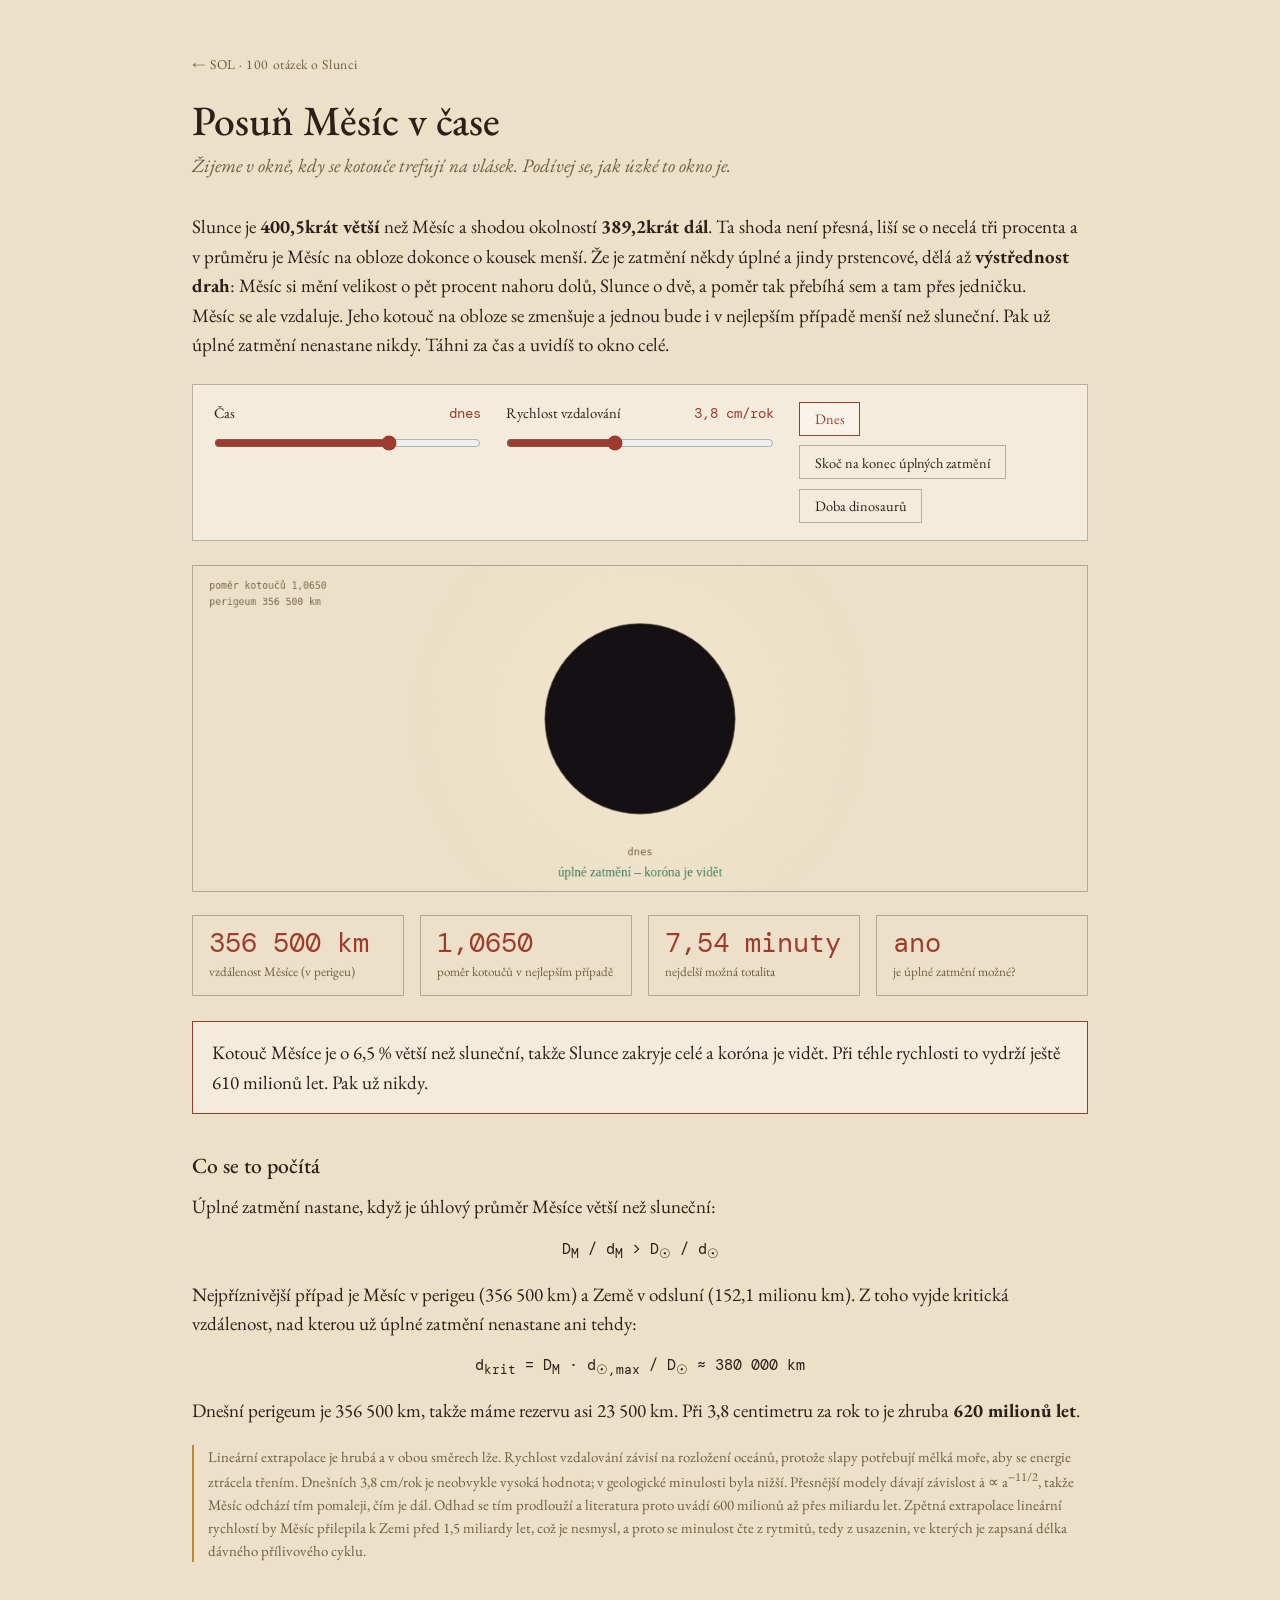
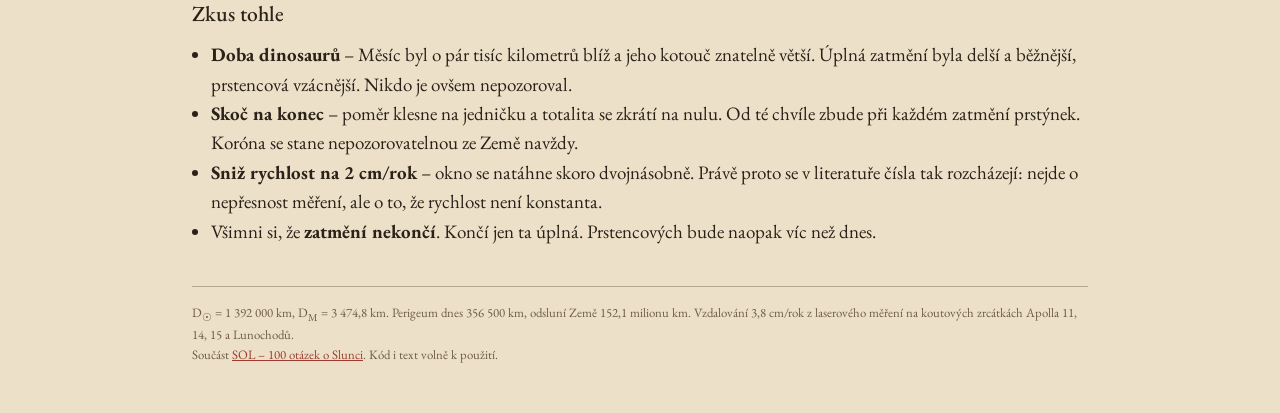
<file: crm/sol/sim/posun-mesic.html>
<!doctype html>
<html lang="cs">
<head>
<meta charset="utf-8">
<meta name="viewport" content="width=device-width, initial-scale=1">
<title>Posuň Měsíc v čase – kdy skončí úplná zatmění | SOL</title>
<meta name="description" content="Měsíc se vzdaluje o 3,8 cm za rok. Posuň čas dopředu a dozadu a podívej se, jak dlouho ještě zatmění funguje.">
<link rel="stylesheet" href="../../../assets/kodex.css">
</head>
<body>

<a class="zpet" href="../">← SOL · 100 otázek o Slunci</a>

<h1>Posuň Měsíc v čase</h1>
<p class="podtitul">Žijeme v okně, kdy se kotouče trefují na vlásek. Podívej se, jak úzké to okno je.</p>

<p>Slunce je <strong>400,5krát větší</strong> než Měsíc a shodou okolností
<strong>389,2krát dál</strong>. Ta shoda není přesná, liší se o necelá tři procenta
a v průměru je Měsíc na obloze dokonce o kousek menší. Že je zatmění někdy
úplné a jindy prstencové, dělá až <strong>výstřednost drah</strong>: Měsíc si
mění velikost o pět procent nahoru dolů, Slunce o dvě, a poměr tak přebíhá
sem a tam přes jedničku.</p>

<p>Měsíc se ale vzdaluje. Jeho kotouč na obloze se zmenšuje a jednou bude
i v nejlepším případě menší než sluneční. Pak už úplné zatmění nenastane nikdy.
Táhni za čas a uvidíš to okno celé.</p>

<div class="ovladani">
  <div class="rada">
    <label for="cas">Čas
      <span class="hodnota" id="cas-v">dnes</span></label>
    <input type="range" id="cas" min="-4000" max="2000" step="10" value="0">
  </div>
  <div class="rada">
    <label for="rychlost">Rychlost vzdalování
      <span class="hodnota" id="rychlost-v">3,8 cm/rok</span></label>
    <input type="range" id="rychlost" min="1" max="8" step="0.1" value="3.8">
  </div>
  <div class="rada" style="display:flex;align-items:flex-end;gap:.6rem;flex-wrap:wrap">
    <button id="dnes" class="aktiv">Dnes</button>
    <button id="konec">Skoč na konec úplných zatmění</button>
    <button id="dino">Doba dinosaurů</button>
  </div>
</div>

<canvas id="platno" width="1100" height="400" aria-label="Sluneční a měsíční kotouč vedle sebe v daném čase"></canvas>

<div class="vysledky">
  <div class="karta"><div class="cislo" id="v-vzdalenost">–</div>
    <div class="popis">vzdálenost Měsíce (v perigeu)</div></div>
  <div class="karta"><div class="cislo" id="v-pomer">–</div>
    <div class="popis">poměr kotoučů v nejlepším případě</div></div>
  <div class="karta"><div class="cislo" id="v-totalita">–</div>
    <div class="popis">nejdelší možná totalita</div></div>
  <div class="karta"><div class="cislo" id="v-verdikt">–</div>
    <div class="popis">je úplné zatmění možné?</div></div>
</div>

<div class="aha" id="aha">…</div>

<h2 style="font-weight:500;font-size:1.35rem;margin:2.2rem 0 .6rem">Co se to počítá</h2>

<p>Úplné zatmění nastane, když je úhlový průměr Měsíce větší než sluneční:</p>

<p style="font-family:'DM Mono',monospace;font-size:.95rem;text-align:center;margin:1rem 0">
D<sub>M</sub> / d<sub>M</sub> &gt; D<sub>☉</sub> / d<sub>☉</sub></p>

<p>Nejpříznivější případ je Měsíc v perigeu (356 500 km) a Země v odsluní
(152,1 milionu km). Z toho vyjde kritická vzdálenost, nad kterou už úplné
zatmění nenastane ani tehdy:</p>

<p style="font-family:'DM Mono',monospace;font-size:.95rem;text-align:center;margin:1rem 0">
d<sub>krit</sub> = D<sub>M</sub> · d<sub>☉,max</sub> / D<sub>☉</sub> ≈ 380 000 km</p>

<p>Dnešní perigeum je 356 500 km, takže máme rezervu asi 23 500 km. Při
3,8 centimetru za rok to je zhruba <strong>620 milionů let</strong>.</p>

<div class="poznamka">
Lineární extrapolace je hrubá a v obou směrech lže. Rychlost vzdalování závisí
na rozložení oceánů, protože slapy potřebují mělká moře, aby se energie ztrácela
třením. Dnešních 3,8 cm/rok je neobvykle vysoká hodnota; v geologické minulosti
byla nižší. Přesnější modely dávají závislost ȧ ∝ a<sup>−11/2</sup>, takže Měsíc
odchází tím pomaleji, čím je dál. Odhad se tím prodlouží a literatura proto uvádí
600 milionů až přes miliardu let. Zpětná extrapolace lineární rychlostí by
Měsíc přilepila k Zemi před 1,5 miliardy let, což je nesmysl, a proto se
minulost čte z rytmitů, tedy z usazenin, ve kterých je zapsaná délka
dávného přílivového cyklu.
</div>

<h2 style="font-weight:500;font-size:1.35rem;margin:2.2rem 0 .6rem">Zkus tohle</h2>
<ul style="padding-left:1.2rem">
  <li><strong>Doba dinosaurů</strong> – Měsíc byl o pár tisíc kilometrů blíž
      a jeho kotouč znatelně větší. Úplná zatmění byla delší a běžnější,
      prstencová vzácnější. Nikdo je ovšem nepozoroval.</li>
  <li><strong>Skoč na konec</strong> – poměr klesne na jedničku a totalita
      se zkrátí na nulu. Od té chvíle zbude při každém zatmění prstýnek.
      Koróna se stane nepozorovatelnou ze Země navždy.</li>
  <li><strong>Sniž rychlost na 2 cm/rok</strong> – okno se natáhne skoro
      dvojnásobně. Právě proto se v literatuře čísla tak rozcházejí:
      nejde o nepřesnost měření, ale o to, že rychlost není konstanta.</li>
  <li>Všimni si, že <strong>zatmění nekončí</strong>. Končí jen ta úplná.
      Prstencových bude naopak víc než dnes.</li>
</ul>

<div class="zdroje">
  D<sub>☉</sub> = 1 392 000 km, D<sub>M</sub> = 3 474,8 km.
  Perigeum dnes 356 500 km, odsluní Země 152,1 milionu km.
  Vzdalování 3,8 cm/rok z laserového měření na koutových zrcátkách
  Apolla 11, 14, 15 a Lunochodů.<br>
  Součást <a href="../">SOL – 100 otázek o Slunci</a>. Kód i text volně k použití.
</div>

<script>
const D_SLUNCE = 1.392e6;      // km
const D_MESIC = 3474.8;        // km
const PERIGEUM_DNES = 356500;  // km
const D_SLUNCE_MAX = 152.1e6;  // km, odsluní
const C_KM = 299792.458;

const el = (id) => document.getElementById(id);
const platno = el("platno"), ctx = platno.getContext("2d");

function cislo(x, d = 2) { return x.toFixed(d).replace(".", ","); }
function mezery(s) { return String(s).replace(/\B(?=(\d{3})+(?!\d))/g, " "); }

const D_KRIT = D_MESIC * D_SLUNCE_MAX / D_SLUNCE;   // ≈ 380 000 km

function stav(milionLet, cmZaRok) {
  const perigeum = PERIGEUM_DNES + milionLet * 1e6 * (cmZaRok / 100) / 1000;
  const uhelMesic = D_MESIC / perigeum;
  const uhelSlunce = D_SLUNCE / D_SLUNCE_MAX;
  const pomer = uhelMesic / uhelSlunce;

  // hrubý odhad délky totality: přebytek úhlu × doba přechodu
  // Měsíc se po obloze posouvá asi o vlastní průměr za hodinu
  let totalita = 0;
  if (pomer > 1) {
    const prebytek = (uhelMesic - uhelSlunce) / uhelMesic;
    // Kalibrováno na skutečné maximum totality 7 min 32 s (nejdelší možné
    // zatmění vůbec). S faktorem 2,2 vycházelo 8,06 minuty, což je o půl
    // minuty víc, než umí příroda.
    totalita = prebytek * 3600 * 2.058;
  }
  const konec = (D_KRIT - perigeum) / (cmZaRok / 100 / 1000) / 1e6;  // milionů let
  return { perigeum, pomer, totalita, konec, uhelMesic, uhelSlunce };
}

function kresli(s, milionLet) {
  const W = platno.width, H = platno.height;
  ctx.clearRect(0, 0, W, H);
  const stred = { x: W / 2, y: H * 0.47 };
  const rSlunce = 110;
  const rMesic = rSlunce * s.pomer;

  // koróna, jen když je totalita
  if (s.pomer > 1) {
    const g = ctx.createRadialGradient(stred.x, stred.y, rMesic,
                                       stred.x, stred.y, rMesic * 2.4);
    g.addColorStop(0, "rgba(242,230,204,.55)");
    g.addColorStop(1, "rgba(242,230,204,0)");
    ctx.fillStyle = g;
    ctx.beginPath(); ctx.arc(stred.x, stred.y, rMesic * 2.4, 0, 7); ctx.fill();
  }

  // sluneční kotouč
  ctx.fillStyle = s.pomer > 1 ? "rgba(185,138,47,.35)" : "rgba(185,138,47,.95)";
  ctx.beginPath(); ctx.arc(stred.x, stred.y, rSlunce, 0, 7); ctx.fill();

  // měsíční kotouč
  ctx.fillStyle = "#141014";
  ctx.beginPath(); ctx.arc(stred.x, stred.y, rMesic, 0, 7); ctx.fill();
  ctx.strokeStyle = "rgba(110,93,70,.7)"; ctx.lineWidth = 1;
  ctx.beginPath(); ctx.arc(stred.x, stred.y, rMesic, 0, 7); ctx.stroke();

  // popisky
  ctx.textAlign = "center"; ctx.fillStyle = "rgba(110,93,70,.95)";
  ctx.font = "13px 'DM Mono', monospace";
  const kdy = milionLet === 0 ? "dnes"
    : (milionLet > 0 ? "za " + mezery(Math.round(milionLet)) + " milionů let"
                     : "před " + mezery(Math.round(-milionLet)) + " miliony let");
  ctx.fillText(kdy, stred.x, H - 44);

  ctx.fillStyle = s.pomer > 1 ? "rgba(63,122,94,1)" : "rgba(158,59,46,1)";
  ctx.font = "16px 'EB Garamond', Georgia, serif";
  ctx.fillText(s.pomer > 1 ? "úplné zatmění – koróna je vidět"
                           : "prstencové – zbude prsten a koróna zmizí",
               stred.x, H - 18);

  // stupnice poměru vlevo
  ctx.textAlign = "left"; ctx.font = "12px 'DM Mono', monospace";
  ctx.fillStyle = "rgba(110,93,70,.9)";
  ctx.fillText("poměr kotoučů " + cislo(s.pomer, 4), 20, 28);
  ctx.fillText("perigeum " + mezery(Math.round(s.perigeum)) + " km", 20, 48);
}

function prekresli() {
  const t = +el("cas").value;          // miliony let
  const v = +el("rychlost").value;     // cm/rok
  const s = stav(t, v);

  el("cas-v").textContent = t === 0 ? "dnes"
    : (t > 0 ? "za " + mezery(t) + " milionů let"
             : "před " + mezery(-t) + " miliony let");
  el("rychlost-v").textContent = cislo(v, 1) + " cm/rok";

  el("v-vzdalenost").textContent = mezery(Math.round(s.perigeum)) + " km";
  el("v-pomer").textContent = cislo(s.pomer, 4);
  el("v-totalita").textContent = s.totalita > 0
    ? cislo(s.totalita / 60, 2) + " minuty" : "žádná";
  el("v-verdikt").textContent = s.pomer > 1 ? "ano" : "ne";

  const zbyva = s.konec;
  el("aha").textContent = s.pomer > 1
    ? "Kotouč Měsíce je o " + cislo((s.pomer - 1) * 100, 1)
      + " % větší než sluneční, takže Slunce zakryje celé a koróna je vidět. "
      + "Při téhle rychlosti to vydrží ještě " + mezery(Math.round(zbyva))
      + " milionů let. Pak už nikdy."
    : "Kotouč Měsíce je o " + cislo((1 - s.pomer) * 100, 1)
      + " % menší, takže i v nejlepším případě zbude zářivý prstenec. "
      + "Koróna se v něm ztratí, protože i procento slunečního kotouče "
      + "svítí jako desetitisíce Měsíců. Zatmění tu pořád jsou, ale to, "
      + "kvůli čemu se za nimi jezdí přes půl světa, skončilo.";

  kresli(s, t);
}

["cas", "rychlost"].forEach(id => el(id).addEventListener("input", prekresli));
el("dnes").addEventListener("click", () => { el("cas").value = 0; prekresli(); });
el("dino").addEventListener("click", () => { el("cas").value = -100; prekresli(); });
el("konec").addEventListener("click", () => {
  const v = +el("rychlost").value;
  el("cas").value = Math.round(stav(0, v).konec);
  prekresli();
});
prekresli();
</script>
</body>
</html>
</file>
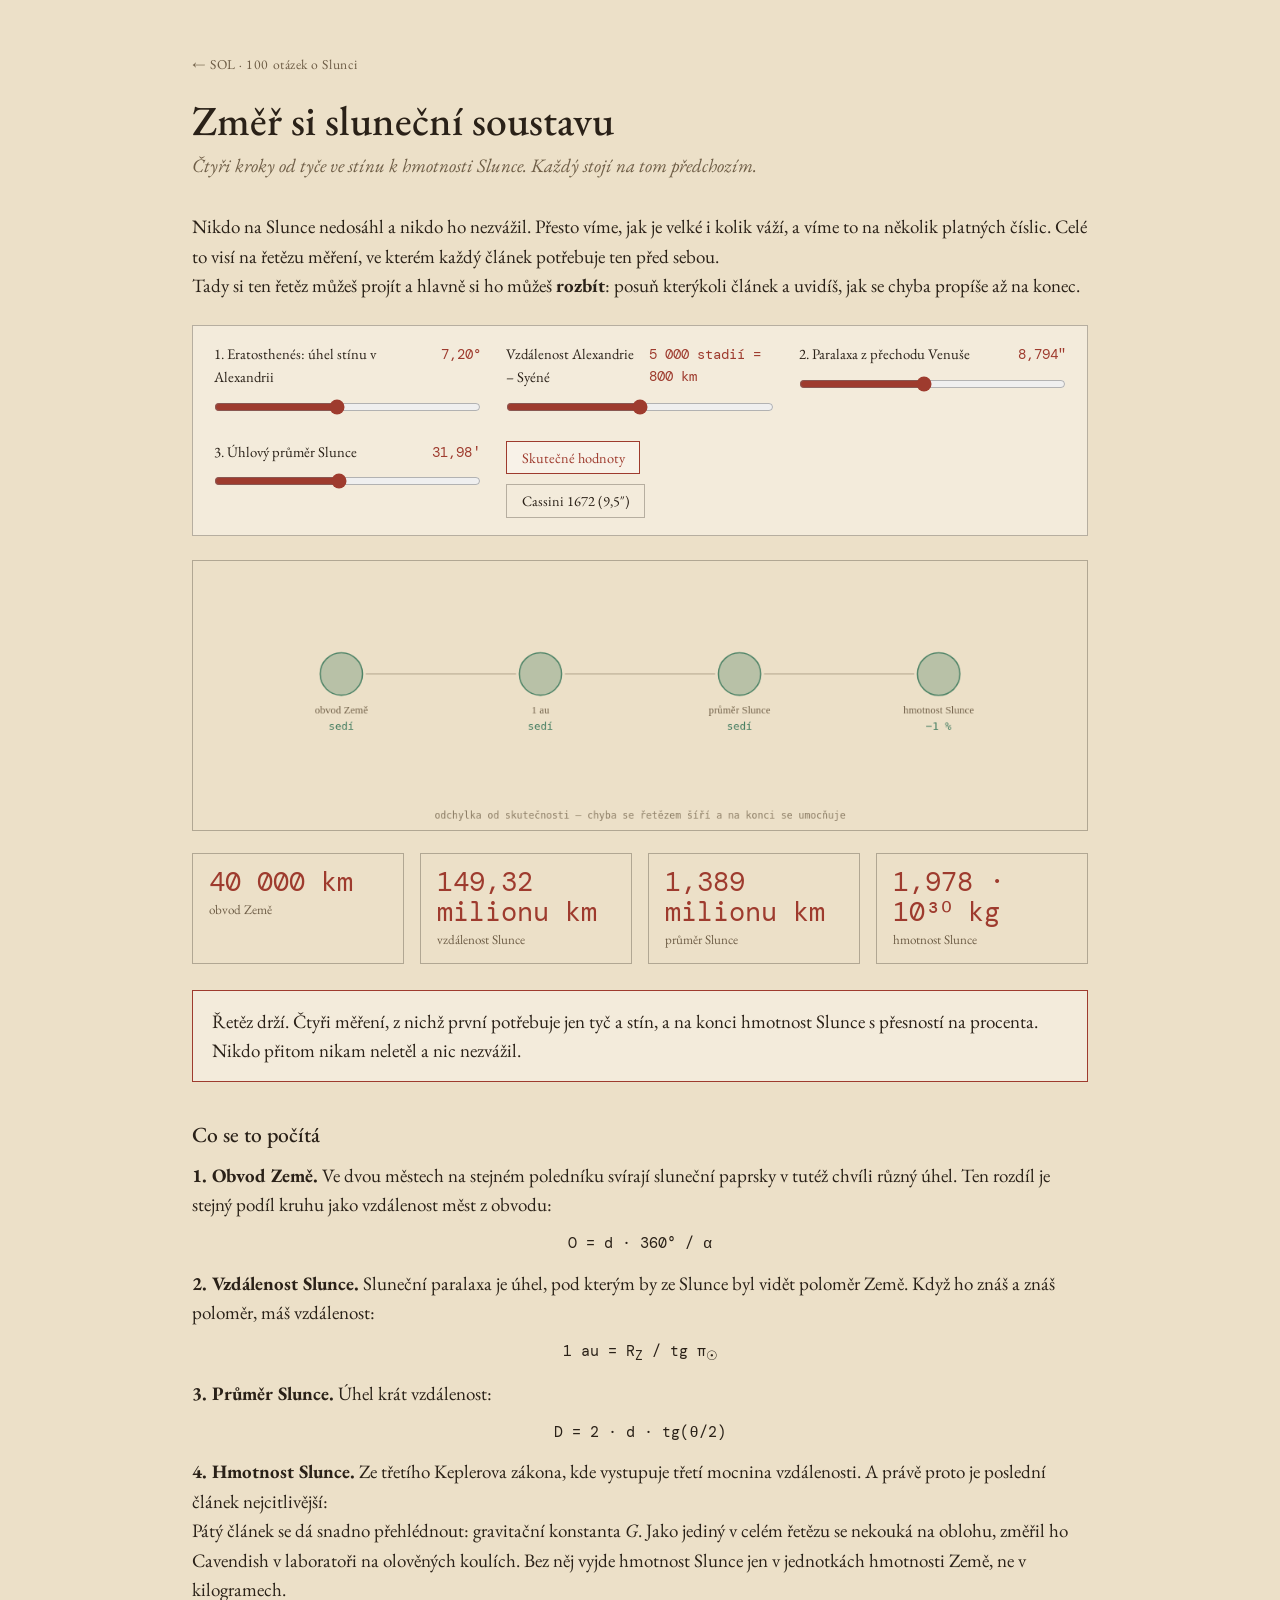
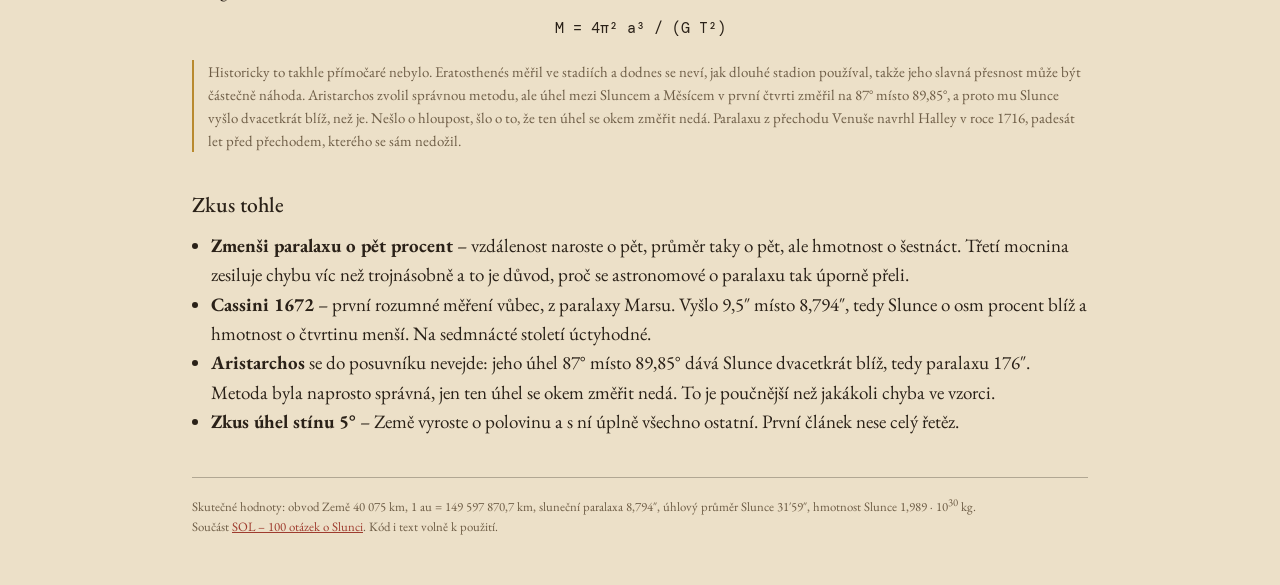
<file: crm/sol/sim/zmer-si-soustavu.html>
<!doctype html>
<html lang="cs">
<head>
<meta charset="utf-8">
<meta name="viewport" content="width=device-width, initial-scale=1">
<title>Změř si sluneční soustavu – tyčí, stínem a trpělivostí | SOL</title>
<meta name="description" content="Od tyče zapíchnuté v Egyptě k hmotnosti Slunce. Čtyři kroky, každý postavený na tom předchozím.">
<link rel="stylesheet" href="../../../assets/kodex.css">
</head>
<body>

<a class="zpet" href="../">← SOL · 100 otázek o Slunci</a>

<h1>Změř si sluneční soustavu</h1>
<p class="podtitul">Čtyři kroky od tyče ve stínu k hmotnosti Slunce. Každý stojí na tom předchozím.</p>

<p>Nikdo na Slunce nedosáhl a nikdo ho nezvážil. Přesto víme, jak je velké
i kolik váží, a víme to na několik platných číslic. Celé to visí na řetězu
měření, ve kterém každý článek potřebuje ten před sebou.</p>

<p>Tady si ten řetěz můžeš projít a hlavně si ho můžeš <strong>rozbít</strong>:
posuň kterýkoli článek a uvidíš, jak se chyba propíše až na konec.</p>

<div class="ovladani">
  <div class="rada">
    <label for="uhel">1. Eratosthenés: úhel stínu v Alexandrii
      <span class="hodnota" id="uhel-v">7,20°</span></label>
    <input type="range" id="uhel" min="4" max="11" step="0.01" value="7.2">
  </div>
  <div class="rada">
    <label for="stadion">Vzdálenost Alexandrie – Syéné
      <span class="hodnota" id="stadion-v">5 000 stadií = 800 km</span></label>
    <input type="range" id="stadion" min="600" max="1000" step="5" value="800">
  </div>
  <div class="rada">
    <label for="parVenuse">2. Paralaxa z přechodu Venuše
      <span class="hodnota" id="par-v">8,794″</span></label>
    <input type="range" id="parVenuse" min="6" max="12" step="0.001" value="8.794">
  </div>
  <div class="rada">
    <label for="uhelSlunce">3. Úhlový průměr Slunce
      <span class="hodnota" id="uhelS-v">31,98′</span></label>
    <input type="range" id="uhelSlunce" min="25" max="40" step="0.01" value="31.98">
  </div>
  <div class="rada" style="display:flex;align-items:flex-end;gap:.6rem;flex-wrap:wrap">
    <button id="reset" class="aktiv">Skutečné hodnoty</button>
    <button id="cassini">Cassini 1672 (9,5″)</button>
  </div>
</div>

<canvas id="platno" width="1100" height="330" aria-label="Řetěz čtyř měření a jak se v něm šíří chyba"></canvas>

<div class="vysledky">
  <div class="karta"><div class="cislo" id="v-zeme">–</div>
    <div class="popis">obvod Země</div></div>
  <div class="karta"><div class="cislo" id="v-au">–</div>
    <div class="popis">vzdálenost Slunce</div></div>
  <div class="karta"><div class="cislo" id="v-prumer">–</div>
    <div class="popis">průměr Slunce</div></div>
  <div class="karta"><div class="cislo" id="v-hmota">–</div>
    <div class="popis">hmotnost Slunce</div></div>
</div>

<div class="aha" id="aha">…</div>

<h2 style="font-weight:500;font-size:1.35rem;margin:2.2rem 0 .6rem">Co se to počítá</h2>

<p><strong>1. Obvod Země.</strong> Ve dvou městech na stejném poledníku svírají
sluneční paprsky v tutéž chvíli různý úhel. Ten rozdíl je stejný podíl kruhu
jako vzdálenost měst z obvodu:</p>

<p style="font-family:'DM Mono',monospace;font-size:.95rem;text-align:center;margin:.8rem 0">
O = d · 360° / α</p>

<p><strong>2. Vzdálenost Slunce.</strong> Sluneční paralaxa je úhel, pod kterým
by ze Slunce byl vidět poloměr Země. Když ho znáš a znáš poloměr, máš vzdálenost:</p>

<p style="font-family:'DM Mono',monospace;font-size:.95rem;text-align:center;margin:.8rem 0">
1 au = R<sub>Z</sub> / tg π<sub>☉</sub></p>

<p><strong>3. Průměr Slunce.</strong> Úhel krát vzdálenost:</p>

<p style="font-family:'DM Mono',monospace;font-size:.95rem;text-align:center;margin:.8rem 0">
D = 2 · d · tg(θ/2)</p>

<p><strong>4. Hmotnost Slunce.</strong> Ze třetího Keplerova zákona, kde vystupuje
třetí mocnina vzdálenosti. A právě proto je poslední článek nejcitlivější:</p>

<p>Pátý článek se dá snadno přehlédnout: gravitační konstanta <em>G</em>. Jako
jediný v celém řetězu se nekouká na oblohu, změřil ho Cavendish v laboratoři
na olověných koulích. Bez něj vyjde hmotnost Slunce jen v jednotkách hmotnosti
Země, ne v kilogramech.</p>

<p style="font-family:'DM Mono',monospace;font-size:.95rem;text-align:center;margin:.8rem 0">
M = 4π² a³ / (G T²)</p>

<div class="poznamka">
Historicky to takhle přímočaré nebylo. Eratosthenés měřil ve stadiích a dodnes
se neví, jak dlouhé stadion používal, takže jeho slavná přesnost může být částečně
náhoda. Aristarchos zvolil správnou metodu, ale úhel mezi Sluncem a Měsícem v první
čtvrti změřil na 87° místo 89,85°, a proto mu Slunce vyšlo dvacetkrát blíž, než je.
Nešlo o hloupost, šlo o to, že ten úhel se okem změřit nedá. Paralaxu z přechodu
Venuše navrhl Halley v roce 1716, padesát let před přechodem, kterého se sám nedožil.
</div>

<h2 style="font-weight:500;font-size:1.35rem;margin:2.2rem 0 .6rem">Zkus tohle</h2>
<ul style="padding-left:1.2rem">
  <li><strong>Zmenši paralaxu o pět procent</strong> – vzdálenost naroste o pět,
      průměr taky o pět, ale hmotnost o šestnáct. Třetí mocnina zesiluje chybu
      víc než trojnásobně a to je důvod, proč se astronomové o paralaxu
      tak úporně přeli.</li>
  <li><strong>Cassini 1672</strong> – první rozumné měření vůbec, z paralaxy
      Marsu. Vyšlo 9,5″ místo 8,794″, tedy Slunce o osm procent blíž
      a hmotnost o čtvrtinu menší. Na sedmnácté století úctyhodné.</li>
  <li><strong>Aristarchos</strong> se do posuvníku nevejde: jeho úhel 87°
      místo 89,85° dává Slunce dvacetkrát blíž, tedy paralaxu 176″.
      Metoda byla naprosto správná, jen ten úhel se okem změřit nedá.
      To je poučnější než jakákoli chyba ve vzorci.</li>
  <li><strong>Zkus úhel stínu 5°</strong> – Země vyroste o polovinu a s ní
      úplně všechno ostatní. První článek nese celý řetěz.</li>
</ul>

<div class="zdroje">
  Skutečné hodnoty: obvod Země 40 075 km, 1 au = 149 597 870,7 km,
  sluneční paralaxa 8,794″, úhlový průměr Slunce 31′59″,
  hmotnost Slunce 1,989 · 10<sup>30</sup> kg.<br>
  Součást <a href="../">SOL – 100 otázek o Slunci</a>. Kód i text volně k použití.
</div>

<script>
const G = 6.6743e-11, ROK = 3.155693e7;
const SKUTECNE = { obvod: 40075, au: 1.495978707e8, prumer: 1.3927e6, M: 1.9885e30 };

const el = (id) => document.getElementById(id);
const platno = el("platno"), ctx = platno.getContext("2d");

function cislo(x, d = 2) { return x.toFixed(d).replace(".", ","); }
function mezery(s) { return String(s).replace(/\B(?=(\d{3})+(?!\d))/g, " "); }

function retez() {
  const alfa = +el("uhel").value;            // stupně
  const d = +el("stadion").value;            // km
  const par = +el("parVenuse").value;        // úhlové vteřiny
  const theta = +el("uhelSlunce").value;     // úhlové minuty

  const obvod = d * 360 / alfa;                       // km
  const Rz = obvod / (2 * Math.PI);                   // km
  const au = Rz / Math.tan(par / 3600 * Math.PI / 180); // km
  const prumer = 2 * au * Math.tan(theta / 60 / 2 * Math.PI / 180); // km
  const a = au * 1000;                                // m
  const M = 4 * Math.PI * Math.PI * a * a * a / (G * ROK * ROK);
  return { obvod, Rz, au, prumer, M };
}

function kresli(r) {
  const W = platno.width, H = platno.height;
  ctx.clearRect(0, 0, W, H);
  const kroky = [
    { jm: "obvod Země", v: r.obvod, sk: SKUTECNE.obvod },
    { jm: "1 au", v: r.au, sk: SKUTECNE.au },
    { jm: "průměr Slunce", v: r.prumer, sk: SKUTECNE.prumer },
    { jm: "hmotnost Slunce", v: r.M, sk: SKUTECNE.M },
  ];
  const sirka = (W - 120) / kroky.length;
  kroky.forEach((k, i) => {
    const x = 60 + i * sirka, stred = x + sirka / 2;
    const chyba = k.v / k.sk;
    const odchylka = Math.abs(chyba - 1) * 100;

    // článek řetězu jako kruh, jehož velikost ukazuje odchylku
    const rr = 26 + Math.min(30, Math.log10(Math.max(chyba, 1 / chyba)) * 60);
    const zelena = odchylka < 3, zluta = odchylka < 25;
    ctx.fillStyle = zelena ? "rgba(63,122,94,.30)"
                  : zluta ? "rgba(185,138,47,.30)" : "rgba(158,59,46,.32)";
    ctx.beginPath(); ctx.arc(stred, H * 0.42, rr, 0, 7); ctx.fill();
    ctx.strokeStyle = zelena ? "rgba(63,122,94,.9)"
                    : zluta ? "rgba(185,138,47,.9)" : "rgba(158,59,46,.95)";
    ctx.lineWidth = 1.6;
    ctx.beginPath(); ctx.arc(stred, H * 0.42, rr, 0, 7); ctx.stroke();

    // spojnice
    if (i) {
      ctx.strokeStyle = "rgba(110,93,70,.55)"; ctx.lineWidth = 1;
      ctx.beginPath();
      ctx.moveTo(stred - sirka + rr + 4, H * 0.42);
      ctx.lineTo(stred - rr - 4, H * 0.42);
      ctx.stroke();
    }

    ctx.textAlign = "center";
    ctx.fillStyle = "rgba(110,93,70,.95)";
    ctx.font = "13px 'EB Garamond', Georgia, serif";
    ctx.fillText(k.jm, stred, H * 0.42 + rr + 22);
    ctx.font = "13px 'DM Mono', monospace";
    ctx.fillStyle = zelena ? "rgba(63,122,94,1)"
                  : zluta ? "rgba(185,138,47,1)" : "rgba(158,59,46,1)";
    const znak = chyba >= 1 ? "+" : "−";
    ctx.fillText(odchylka < 0.5 ? "sedí"
      : znak + cislo(Math.abs(chyba - 1) * 100, 0) + " %",
      stred, H * 0.42 + rr + 42);
  });
  ctx.textAlign = "center"; ctx.fillStyle = "rgba(110,93,70,.75)";
  ctx.font = "12px 'DM Mono', monospace";
  ctx.fillText("odchylka od skutečnosti – chyba se řetězem šíří a na konci se umocňuje",
               W / 2, H - 14);
}

function prekresli() {
  const r = retez();
  el("uhel-v").textContent = cislo(+el("uhel").value, 2) + "°";
  el("stadion-v").textContent = mezery(Math.round(+el("stadion").value / 0.16))
    + " stadií = " + mezery(+el("stadion").value) + " km";
  el("par-v").textContent = cislo(+el("parVenuse").value, 3) + "″";
  el("uhelS-v").textContent = cislo(+el("uhelSlunce").value, 2) + "′";

  el("v-zeme").textContent = mezery(Math.round(r.obvod)) + " km";
  el("v-au").textContent = cislo(r.au / 1e6, 2) + " milionu km";
  el("v-prumer").textContent = cislo(r.prumer / 1e6, 3) + " milionu km";
  el("v-hmota").textContent = cislo(r.M / 1e30, 3) + " · 10³⁰ kg";

  const chybaM = r.M / SKUTECNE.M;
  const chybaAu = r.au / SKUTECNE.au;
  el("aha").textContent = Math.abs(chybaM - 1) < 0.02
    ? "Řetěz drží. Čtyři měření, z nichž první potřebuje jen tyč a stín, "
      + "a na konci hmotnost Slunce s přesností na procenta. Nikdo přitom "
      + "nikam neletěl a nic nezvážil."
    : "Vzdálenost je vedle o " + cislo(Math.abs(chybaAu - 1) * 100, 0)
      + " %, ale hmotnost už o " + cislo(Math.abs(chybaM - 1) * 100, 0)
      + " %. Ve třetím Keplerově zákoně vystupuje třetí mocnina vzdálenosti, "
      + "takže se chyba nezkopíruje, ale umocní. Proto se o sluneční paralaxu "
      + "vedly expedice na Tahiti a na Sibiř: byla to nejcennější číslice století.";

  kresli(r);
}

["uhel", "stadion", "parVenuse", "uhelSlunce"].forEach(
  id => el(id).addEventListener("input", prekresli));
el("reset").addEventListener("click", () => {
  el("uhel").value = 7.2; el("stadion").value = 800;
  el("parVenuse").value = 8.794; el("uhelSlunce").value = 31.98;
  prekresli();
});
el("cassini").addEventListener("click", () => {
  // Cassini 1672 z paralaxy Marsu: 9,5″. Aristarchova chyba by byla
  // dvacetinásobek skutečné hodnoty, tedy 176″, a do posuvníku se nevejde –
  // proto je popsaná jen v textu.
  el("parVenuse").value = 9.5;
  prekresli();
});
prekresli();
</script>
</body>
</html>
</file>
<file: assets/kodex.css>
/* SOL — sdílená kodexová paleta pro všechny simulace.
   Stejné barvy jako kniha (sablona.typ), aby to drželo pohromadě. */

@import url('https://fonts.googleapis.com/css2?family=EB+Garamond:ital,wght@0,400;0,500;0,600;1,400&family=DM+Mono:wght@400;500&display=swap');

*, *::before, *::after { box-sizing: border-box; margin: 0; padding: 0; }

:root {
  --paper: #ECE0C8;
  --ink:   #2A2118;
  --mut:   #6E5D46;
  --acc:   #9E3B2E;
  --verd:  #3F7A5E;
  --okr:   #B98A2F;
  --hair:  rgba(42, 33, 24, .30);
  --tint:  rgba(255, 255, 255, .35);
}

@media (prefers-color-scheme: dark) {
  :root {
    --paper: #17130E;
    --ink:   #E8DCC4;
    --mut:   #A0906F;
    --hair:  rgba(232, 220, 196, .22);
    --tint:  rgba(255, 255, 255, .05);
  }
}

body {
  font-family: 'EB Garamond', Georgia, serif;
  background: var(--paper);
  color: var(--ink);
  line-height: 1.55;
  padding: clamp(1rem, 4vw, 3rem);
  max-width: 62rem;
  margin: 0 auto;
  font-size: clamp(16px, 1.05vw + 14px, 19px);
}

a { color: var(--acc); }

h1 {
  font-weight: 500;
  font-size: clamp(1.7rem, 3.4vw, 2.6rem);
  line-height: 1.15;
  margin-bottom: .35rem;
}

.podtitul {
  color: var(--mut);
  font-style: italic;
  margin-bottom: 2rem;
}

.zpet {
  display: inline-block;
  font-size: .85rem;
  color: var(--mut);
  text-decoration: none;
  margin-bottom: 1.4rem;
  letter-spacing: .04em;
}
.zpet:hover { color: var(--acc); }

/* ── ovládání ─────────────────────────────────────────── */
.ovladani {
  display: grid;
  gap: 1.1rem 1.6rem;
  grid-template-columns: repeat(auto-fit, minmax(15rem, 1fr));
  border: 1px solid var(--hair);
  background: var(--tint);
  padding: 1.1rem 1.3rem;
  margin: 1.5rem 0;
}

.rada label {
  display: flex;
  justify-content: space-between;
  align-items: baseline;
  gap: .8rem;
  font-size: .92rem;
  margin-bottom: .3rem;
}
.rada .hodnota {
  font-family: 'DM Mono', monospace;
  font-size: .88rem;
  color: var(--acc);
}

input[type=range] {
  width: 100%;
  accent-color: var(--acc);
  cursor: pointer;
}

button {
  font-family: inherit;
  font-size: .9rem;
  color: var(--ink);
  background: transparent;
  border: 1px solid var(--hair);
  padding: .4rem .9rem;
  cursor: pointer;
  transition: border-color .15s, color .15s;
}
button:hover  { border-color: var(--acc); color: var(--acc); }
button.aktiv  { border-color: var(--acc); color: var(--acc); background: var(--tint); }

/* ── plátno ───────────────────────────────────────────── */
canvas {
  display: block;
  width: 100%;
  height: auto;
  border: 1px solid var(--hair);
  background: var(--paper);
}

/* ── výsledky ─────────────────────────────────────────── */
.vysledky {
  display: grid;
  gap: 1rem;
  grid-template-columns: repeat(auto-fit, minmax(9rem, 1fr));
  margin: 1.4rem 0;
}
.karta {
  border: 1px solid var(--hair);
  padding: .8rem 1rem;
}
.karta .cislo {
  font-family: 'DM Mono', monospace;
  font-size: 1.7rem;
  color: var(--acc);
  line-height: 1.1;
}
.karta .popis {
  font-size: .82rem;
  color: var(--mut);
  margin-top: .2rem;
}

/* ── výkladové bloky ──────────────────────────────────── */
.aha {
  border: 1px solid var(--acc);
  background: var(--tint);
  padding: 1rem 1.2rem;
  margin: 1.6rem 0;
}
.aha strong { color: var(--acc); }

.poznamka {
  border-left: 2px solid var(--okr);
  padding-left: .9rem;
  color: var(--mut);
  font-size: .93rem;
  margin: 1.2rem 0;
}

.zdroje {
  border-top: 1px solid var(--hair);
  margin-top: 2.5rem;
  padding-top: 1rem;
  font-size: .8rem;
  color: var(--mut);
}
</file>
